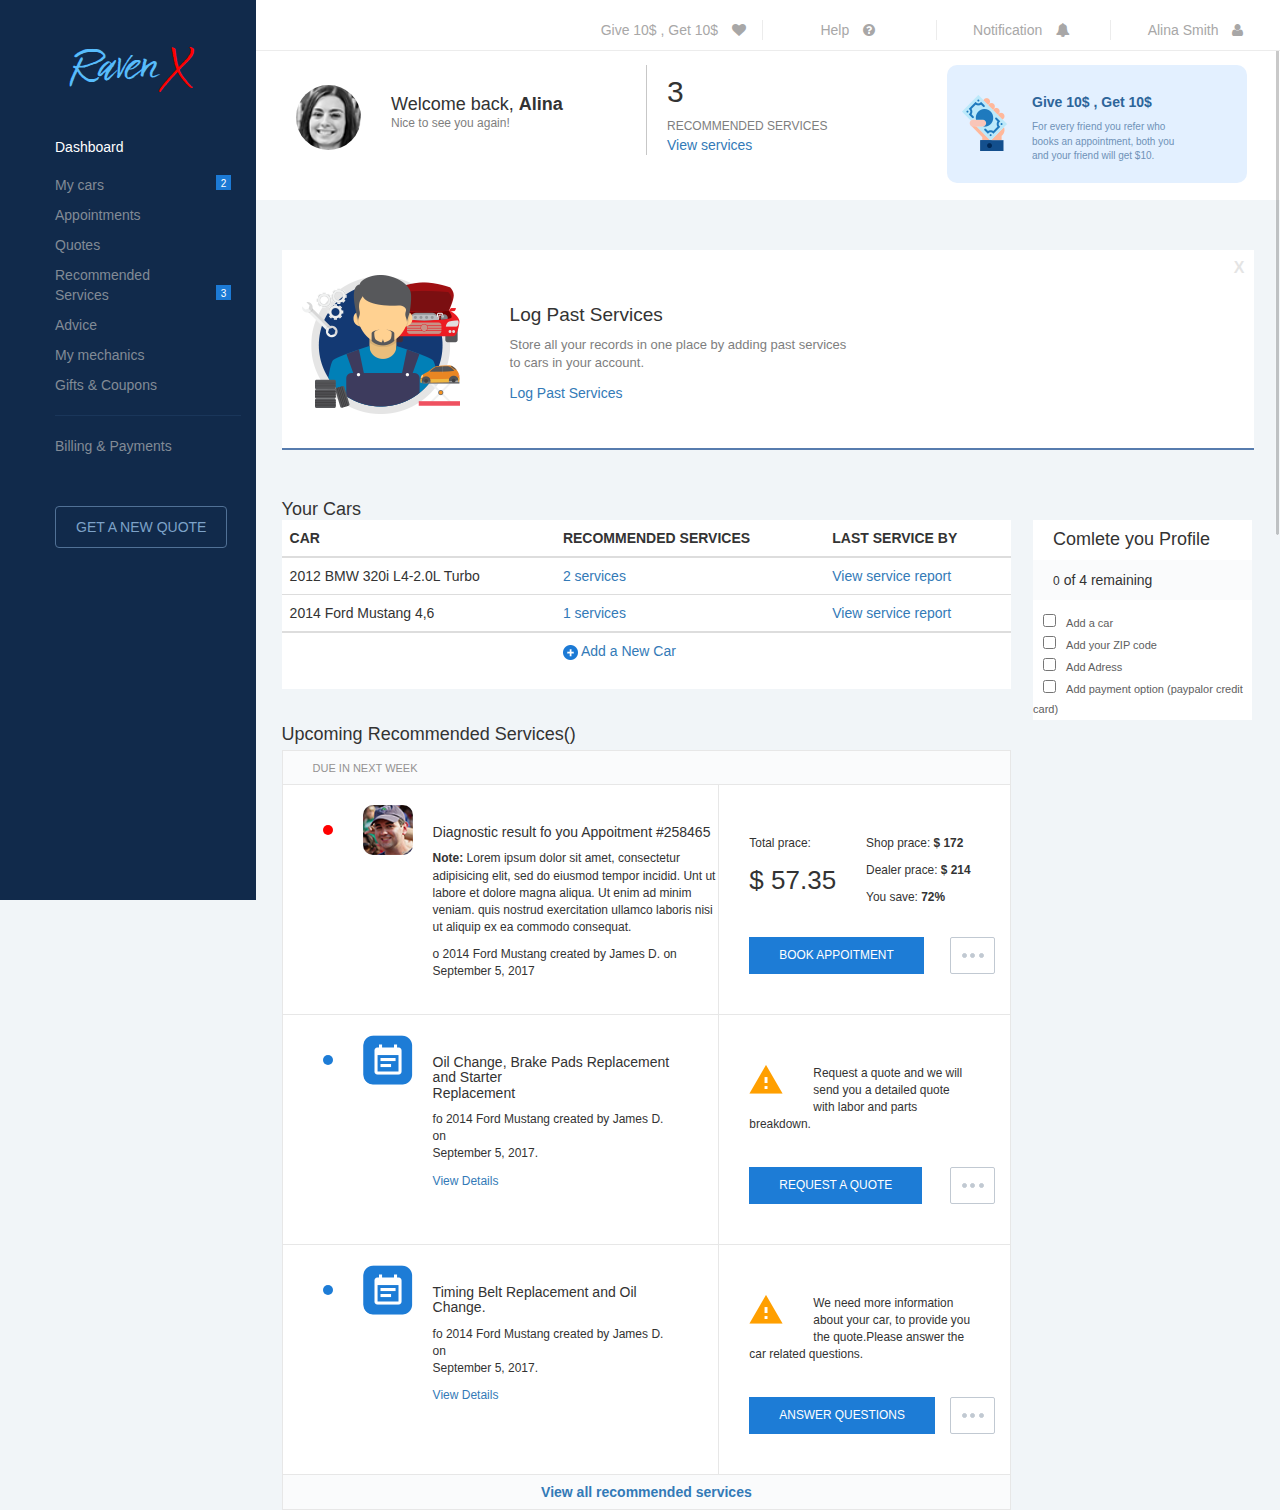
<file: index.html>
<!DOCTYPE html>
<html lang="ru">
  <head>
    <meta charset="utf-8">
    <meta http-equiv="X-UA-Compatible" content="IE=edge">
    <meta name="viewport" content="width=device-width, initial-scale=1">
    <!-- The above 3 meta tags *must* come first in the head; any other head content must come *after* these tags -->
    <title>Заголовок </title>

    <!-- Bootstrap -->
    <link href="css/bootstrap.min.css" rel="stylesheet">
    <link rel="stylesheet" href="css/style.css">
    <link rel="stylesheet" href="css/font-awesome.min.css">

    <!-- HTML5 shim and Respond.js for IE8 support of HTML5 elements and media queries -->
    <!-- WARNING: Respond.js doesn't work if you view the page via file:// -->
    <!--[if lt IE 9]>
      <script src="https://oss.maxcdn.com/html5shiv/3.7.2/html5shiv.min.js"></script>
      <script src="https://oss.maxcdn.com/respond/1.4.2/respond.min.js"></script>
    <![endif]-->
  </head>
  <body>
    <aside>
      <div class="container-fluid">

        <h1>Raven <span>X</span></h1>
        <h6>Dashboard</h6>
        <ul>
          <li><a href="#">My cars</a> <div class="calcCar"><span id = "calcCarspan">2</span></div> </li>
          <li><a href="#">Appointments</a></li>
          <li><a href="#">Quotes</a></li>
          <li><a href="#">Recommended <br> Services</a><div class="calcRecomendedServises"><span id = "calcRecomendedServisesSpan">3</span></div></li>
          <li><a href="#">Advice</a></li>
          <li><a href="#">My  mechanics</a></li>
          <li><a href="#">Gifts & Coupons</a></li>
          <li><hr></li>
          <li><a href="#">Billing & Payments</a></li>
        </ul>
        <a href="#" class="btn">GET A NEW QUOTE</a>
      </div>
    </aside>

    <nav class="visible-xs visible-sm">
      <div class="container">
        <div class="col-xs-5 ">
          <a class="dropdown-toggle" data-toggle="dropdown" href="#" role="button" aria-haspopup="true" aria-expanded="false">
            <i class="fa fa-bars"></i></a>
            <ul class="dropdown-menu text-right">
             <li><a href="#">My cars</a> <div class="calcCar"><span id = "calcCarspan"></span></div></li>
              <li><a href="#">Appointments</a></li>
              <li><a href="#">Quotes</a></li>
              <li><a href="#">Recommended <br> Services</a><div class="calcRecomendedServises"><span id = "calcRecomendedServisesSpan"></span></div></li>
              <li><a href="#">Advice</a></li>
              <li><a href="#">My mechanics</a></li>
              <li><a href="#">Gifts & Coupons</a></li>
              <li><hr></li>
              <li><a href="#"> Billing & Payments</a></li>
            </ul>
        </div>
      </div>
    </nav>

    <nav class="visible-xs MenuUser">
      <div class="container">
        <div class="col-xs-5 ">
          <a class="dropdown-toggle" data-toggle="dropdown" href="#" role="button" aria-haspopup="true" aria-expanded="false">
           <i class="fa fa-ellipsis-v" aria-hidden="true"></i></a>
            <ul class="dropdown-menu text-right">
               <li><a href="#">Give 10$ , Get 10$  <i class="fa fa-heart"></i></a></a></li>
               <li><a href="#">Help  <i class="fa fa-question-circle"></i></a></a></li>
               <li><a href="#">Notification <i class="fa fa-bell" aria-hidden="true"></i></a></a></li>
               <li><a href="#" onclick="openuser();">Alina Smith  <i class="fa fa-user" aria-hidden="true"></i></a></a></li>
            </ul>
        </div>
      </div>
    </nav>

    <div class="openUser">
      <ul>
        <li><a href="users/settings/accountsettings.html">Account Settings</a></li>
        <li><a href="#">Gifting & Coupons</a></li>
        <br>
        <li><hr></li>
        <li>Sing Out</li>
      </ul>
    </div>

    <header>
     <div class="top_line">
       <ul class="list-inline">
         <li><a href="#">Give 10$ , Get 10$  <i class="fa fa-heart"></i></a></a></li>
         <li><a href="#">Help  <i class="fa fa-question-circle"></i></a></a></li>
         <li><a href="#">Notification <i class="fa fa-bell" aria-hidden="true"></i></a></a></li>
         <li><a href="#" onclick="openuser();">Alina Smith  <i class="fa fa-user" aria-hidden="true"></i></a></a></li>
       </ul>
     </div>
    </header>

    <div class="bottom_line">
       <div class="user">
         <div class="user_photo"></div>
         <h1>Welcome back, <strong>Alina</strong></h1>
         <p>Nice to see you again!</p>
       </div>
       <div class="recommended_servises">
         <h1>3</h1>
         <p>recommended services</p>
         <a href="#">View services</a>
       </div>
       <div class="give">
        <img src="img/money.png" alt="">
        <h3><strong>Give 10$ , Get 10$</strong></h3>
        <p>For every friend you refer who <br> books an appointment, both you <br> and your friend will get $10.</p>
       </div>
     </div>

    <div class="LogPastServices">
      <img src="img/past_servise.png" alt="">
      <div class="close"><p onclick = "closePanel();" >X</p></div>
      <h3>Log Past Services</h3>
      <p>Store all your records in one place by adding past services <br> to cars in your account.</p>
      <a href="#">Log Past Services</a>
    </div>

     

    <div class="Cars">
      <h1 id= "carH1">Your Cars</h1>
      <table class="table">
                 <thead>
                   <tr>
                     <th>Car</th>
                     <th>recommended services</th>
                     <th>LAST SERVICE BY</th>
                   </tr>
                   </thead>
                   <tbody id ="tBody">
                     <tr class="RowCar">
                       <td>2012 BMW 320i L4-2.0L Turbo</td>
                       <td><a href="#">2 services</a></td>
                       <td><a href="#">View service report</a></td>
                     </tr>
                     <tr class="RowCar">
                       <td>2014 Ford Mustang 4,6 </td>
                       <td><a href="#">1 services</a></td>
                       <td><a href="#">View service report</a></td>
                     </tr>
                   </tbody>
                   <tr class="addcar">
                      <td></td>
                      <div class="icoadd"></div>
                      <td>
                      <img src="img/ico_add.png" alt="">
                        <a href="#">Add a New Car</a>
                      </td> 
                   </tr>
              </table>
      <div class="profil">
         <h4>Comlete you Profile</h4>
          <p><span id ="calc">0</span> of 4 remaining</p>
           <input type="checkbox" name="option1" value="a1" id = "ch1" onclick="checkkalk();"><span class="check">Add a car</span><Br>
           <input type="checkbox" name="option2" value="a2" id = "ch2" onclick="checkkalk();"><span class="check">Add your ZIP code</span><Br>
           <input type="checkbox" name="option3" value="a3" id = "ch3" onclick="checkkalk();"><span class="check">Add Adress</span><Br>
           <input type="checkbox" name="option4" value="a4" id = "ch4" onclick="checkkalk();"><span class="check">Add payment option (paypalor credit card)</span><Br>
      </div> 
    </div>
    <div class="cleanFloat"></div>

    
    
    <div class="UpcomingRecommendedServices">
      <h1 id ="ServicesH1">Upcoming Recommended Services(<span id = "calcRecomendedServisesH1"></span>)</h1>
      <div class="head_line">
        <p>DUE IN NEXT WEEK</p>
      </div>

      <div class="big">
      <div class="users"></div>
        <h5>Diagnostic result fo you Appoitment #258465</h5>
        <p><strong>Note:  </strong> Lorem ipsum dolor sit amet, consectetur adipisicing elit, sed do eiusmod tempor incidid. Unt ut labore et dolore magna aliqua. Ut enim ad minim veniam. quis nostrud exercitation ullamco laboris nisi ut aliquip ex ea commodo consequat.  </p>
        <p class="datep">o 2014 Ford Mustang  created by James D. on <br>September 5, 2017</p>
      </div>


      <div class="small">
        <div class="totalPrice">
           <p>Total prace:</p>
           <span id="price">$ 57.35</span>
        </div>
        <p>Shop  prace: <span><strong>$ 172</strong></span></p>
        <p>Dealer  prace: <span><strong>$ 214</strong></span></p>
        <p>You  save: <span><strong>72%</strong></span></p>
        <a href="#">book appoitment</a>
        <div class="point">
          <div class="pointer"></div>
          <div class="pointer"></div>
          <div class="pointer"></div>
        </div>
      </div>

      <div class="big middle">
      <div class="users portfolio"></div>
        <h5 class="totpal">Oil Change, Brake Pads Replacement and Starter <br> Replacement</h5>
                  <p>fo 2014 Ford Mustang  created by James D. on <br>September 5, 2017.   </p>
                  <a href="#" class="viewDetails">View Details</a>
      </div>

      <div class="small middle">
        <div class="totalPrice">
           <img src="img/warrning_ico.png" alt="">
        </div>
        <p class="pwarrning"> Request a quote and we will send  you a detailed quote with labor and parts breakdown.  </p>
        <a href="#">request a quote</a>
        <div class="point">
          <div class="pointer"></div>
          <div class="pointer"></div>
          <div class="pointer"></div>
        </div>
      </div>

       <div class="big down">
          <div class="users portfolio"></div>
           <h5 class="totpal">Timing Belt Replacement and Oil Change.  </h5>
                  <p>fo 2014 Ford Mustang  created by James D. on <br>September 5, 2017.   </p>
            <a href="#" class="viewDetails">View Details</a>
        </div>

        <div class="small down">
          <div class="totalPrice">
             <img src="img/warrning_ico.png" alt="">
          </div>
          <p class="pwarrning"> We need more information about your car, to provide you the quote.Please answer the car related questions.    </p>
          <a href="#">Answer questions</a>
          <div class="point">
            <div class="pointer"></div>
            <div class="pointer"></div>
            <div class="pointer"></div>
          </div>
      </div>

      <div class="botton_line text-center">
        <a href="#"><strong>View all recommended services</strong></a>
      </div>

    </div>

    <!-- Modal -->
        <div class="modal fade" id="modal" tabindex="-1" role="dialog" aria-labelledby="myModalLabel" aria-hidden="true">
          <div class="modal-dialog">
            <div class="modal-content">
              <div class="modal-header">
                <button type="button" class="close" data-dismiss="modal" aria-hidden="true">&times;</button>
                
              </div>
              <div class="modal-body">
               <div class="row">
                 
               </div>
              </div>
            </div>
          </div>
        </div>

    <!-- jQuery (necessary for Bootstrap's JavaScript plugins) -->
    <script src="https://ajax.googleapis.com/ajax/libs/jquery/1.11.3/jquery.min.js"></script>
    <!-- Include all compiled plugins (below), or include individual files as needed -->
    <script src="js/bootstrap.min.js"></script>
    <script src="js/jquery.nicescroll.min.js"></script>
    <script src="js/wow.min.js"></script>
    <script>
      new WOW().init();
    </script>
    <script>
      $(document).ready(
          function() {
              $("html").niceScroll({cursorcolor:"#000"});
          }
      );
    </script>
    <script src= "js/main.js"></script>
  </body>
</html>
</file>
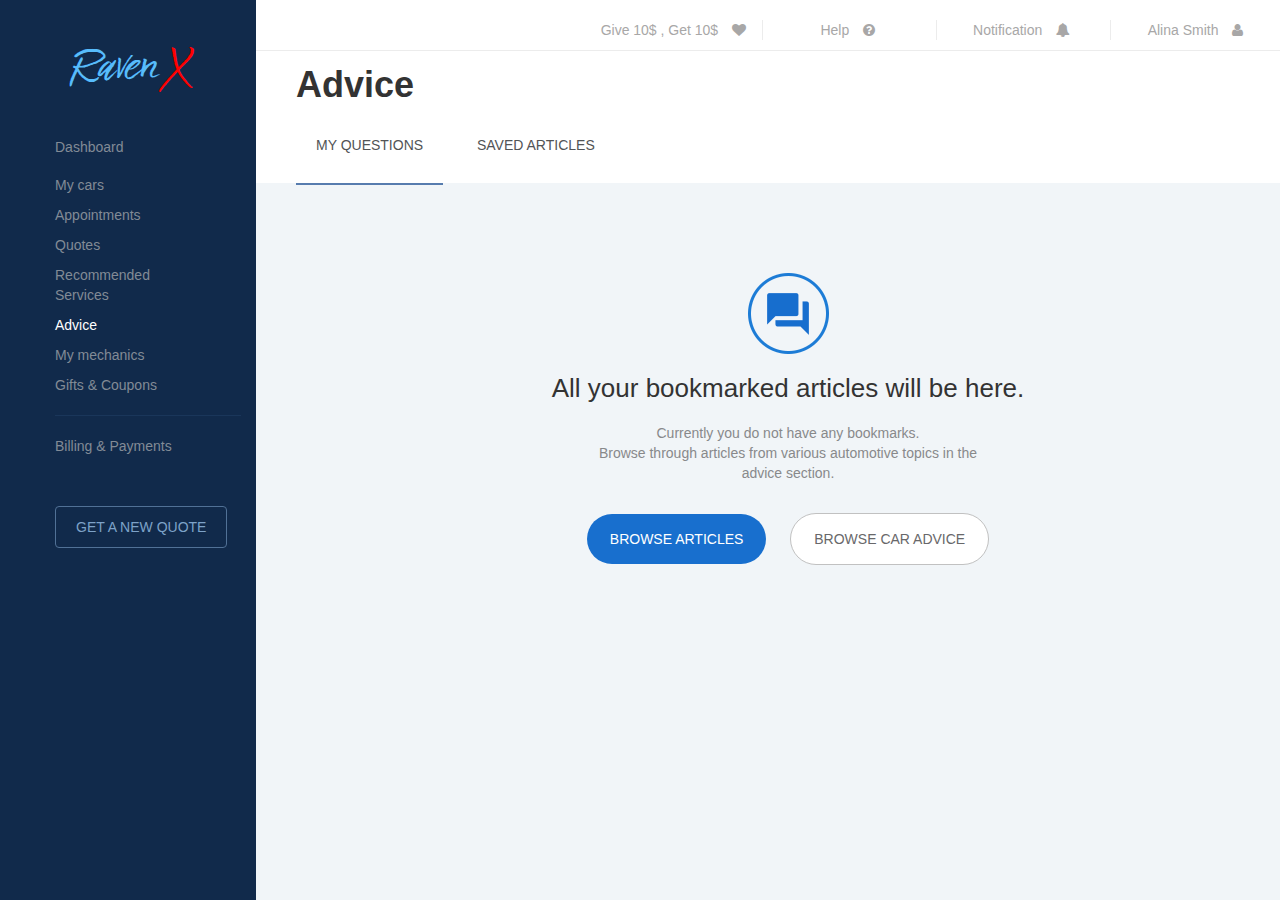
<file: users/advice.html>
<!DOCTYPE html>
<html lang="ru">
  <head>
    <meta charset="utf-8">
    <meta http-equiv="X-UA-Compatible" content="IE=edge">
    <meta name="viewport" content="width=device-width, initial-scale=1">
    <!-- The above 3 meta tags *must* come first in the head; any other head content must come *after* these tags -->
    <title>Заголовок </title>

    <!-- Bootstrap -->
    <link href="css/bootstrap.min.css" rel="stylesheet">
    <link rel="stylesheet" href="css/style.css">
    <link rel="stylesheet" href="css/font-awesome.min.css">

    <!-- HTML5 shim and Respond.js for IE8 support of HTML5 elements and media queries -->
    <!-- WARNING: Respond.js doesn't work if you view the page via file:// -->
    <!--[if lt IE 9]>
      <script src="https://oss.maxcdn.com/html5shiv/3.7.2/html5shiv.min.js"></script>
      <script src="https://oss.maxcdn.com/respond/1.4.2/respond.min.js"></script>
    <![endif]-->
  </head>
  <body>
    <aside>
      <div class="container-fluid">
        <h1>Raven <span>X</span></h1>
        <h6><a href="settings/dashboard.html">Dashboard</a></h6>
        <ul>
          <li><a href="cars.html">My cars</a> <!-- <div class="calcCar"><span id = "calcCarspan">2</span></div>  --></li>
          <li><a href="appointments.html">Appointments</a></li>
          <li><a href="quotes.html">Quotes</a></li>
          <li><a href="recommendedservices.html">Recommended <br> Services</a><!-- <div class="calcRecomendedServises"><span id = "calcRecomendedServisesSpan"></span></div> --></li>
          <li><a href="#" class="active">Advice</a></li>
          <li><a href="mymechanics.html">My  mechanics</a></li>
          <li><a href="#">Gifts & Coupons</a></li>
          <li><hr></li>
          <li><a href="#">Billing & Payments</a></li>
        </ul>
        <a href="#" class="btn">GET A NEW QUOTE</a>
      </div>
    </aside>

    <nav class="visible-xs visible-sm">
      <div class="container">
        <div class="col-xs-5 ">
          <a class="dropdown-toggle" data-toggle="dropdown" href="#" role="button" aria-haspopup="true" aria-expanded="false">
            <i class="fa fa-bars"></i></a>
            <ul class="dropdown-menu text-right">
              <li><a href="cars.html">My cars</a> <div class="calcCar"><span id = "calcCarspan"></span></div></li>
              <li><a href="appointments.html" class="active">Appointments</a></li>
              <li><a href="quotes.html">Quotes</a></li>
              <li><a href="recommendedservices.html">Recommended <br> Services</a><div class="calcRecomendedServises"><span id = "calcRecomendedServisesSpan"></span></div></li>
              <li><a href="advice.html">Advice</a></li>
              <li><a href="mymechanics.html">My mechanics</a></li>
              <li><a href="#">Gifts & Coupons</a></li>
              <li><hr></li>
              <li><a href="#"> Billing & Payments</a></li>
            </ul>
        </div>
      </div>
    </nav>

    <nav class="visible-xs MenuUser">
      <div class="container">
        <div class="col-xs-5 ">
          <a class="dropdown-toggle" data-toggle="dropdown" href="#" role="button" aria-haspopup="true" aria-expanded="false">
           <i class="fa fa-ellipsis-v" aria-hidden="true"></i></a>
            <ul class="dropdown-menu text-right">
               <li><a href="#">Give 10$ , Get 10$  <i class="fa fa-heart"></i></a></a></li>
               <li><a href="#">Help  <i class="fa fa-question-circle"></i></a></a></li>
               <li><a href="#">Notification <i class="fa fa-bell" aria-hidden="true"></i></a></a></li>
               <li><a href="#" onclick="openuser();">Alina Smith  <i class="fa fa-user" aria-hidden="true"></i></a></a></li>
            </ul>
        </div>
      </div>
    </nav>

  
    <div class="openUser">
      <ul>
        <li><a href="AccountSettings.html">Account Settings</a></li>
        <li><a href="">Gifting & Coupons</a></li>
        <br>
        <li><hr></li>
        <li>Sing Out</li>
      </ul>
    </div>


    <header>
     <div class="top_line">
       <ul class="list-inline">
         <li><a href="#">Give 10$ , Get 10$  <i class="fa fa-heart"></i></a></li>
         <li><a href="#">Help  <i class="fa fa-question-circle"></i></a></li>
         <li><a href="#">Notification <i class="fa fa-bell" aria-hidden="true"></i></a></li>
         <li><a href="#" onclick="openuser();">Alina Smith  <i class="fa fa-user" aria-hidden="true"></i></a></li>
       </ul>
     </div>
    </header>

    <div class="bottom_line_settings">
       <h1><strong>Advice</strong></h1>
       <ul class="list-inline">
         <li><a href="#" class="active">MY QUESTIONS</a></li>
         <li><a href="advicesavedarticles.html">Saved Articles </a></li>
       </ul>
     </div>

     <div class="addCarBody">
       <img src="img/advisesaved.png" alt="Advise">
       <h1>All your bookmarked articles will be here.</h1>
       <p>Currently you do not have any bookmarks. <br> Browse through articles from various automotive topics in the <br> advice section.</p>
       <button class="addCar">BROWSE ARTICLES </button>
       <button class="CarAdvice">BROWSE CAR ADVICE </button>
     </div>

    




    <!-- Modal -->
        <div class="modal fade" id="modal" tabindex="-1" role="dialog" aria-labelledby="myModalLabel" aria-hidden="true">
          <div class="modal-dialog">
            <div class="modal-content">
              <div class="modal-header">
                <button type="button" class="close" data-dismiss="modal" aria-hidden="true">&times;</button>
                
              </div>
              <div class="modal-body">
               <div class="row">
                 
               </div>
              </div>
            </div>
          </div>
        </div>

    <!-- jQuery (necessary for Bootstrap's JavaScript plugins) -->
    <script src="https://ajax.googleapis.com/ajax/libs/jquery/1.11.3/jquery.min.js"></script>
    <!-- Include all compiled plugins (below), or include individual files as needed -->
    <script src="js/bootstrap.min.js"></script>
    <script src="js/jquery.nicescroll.min.js"></script>
    <script src="js/wow.min.js"></script>
    <script>
      new WOW().init();
    </script>
    <script>
      $(document).ready(
          function() {
              $("html").niceScroll({cursorcolor:"#000"});
          }
      );
    </script>
    <script src= "js/main.js"></script>
  </body>
</html>
</file>
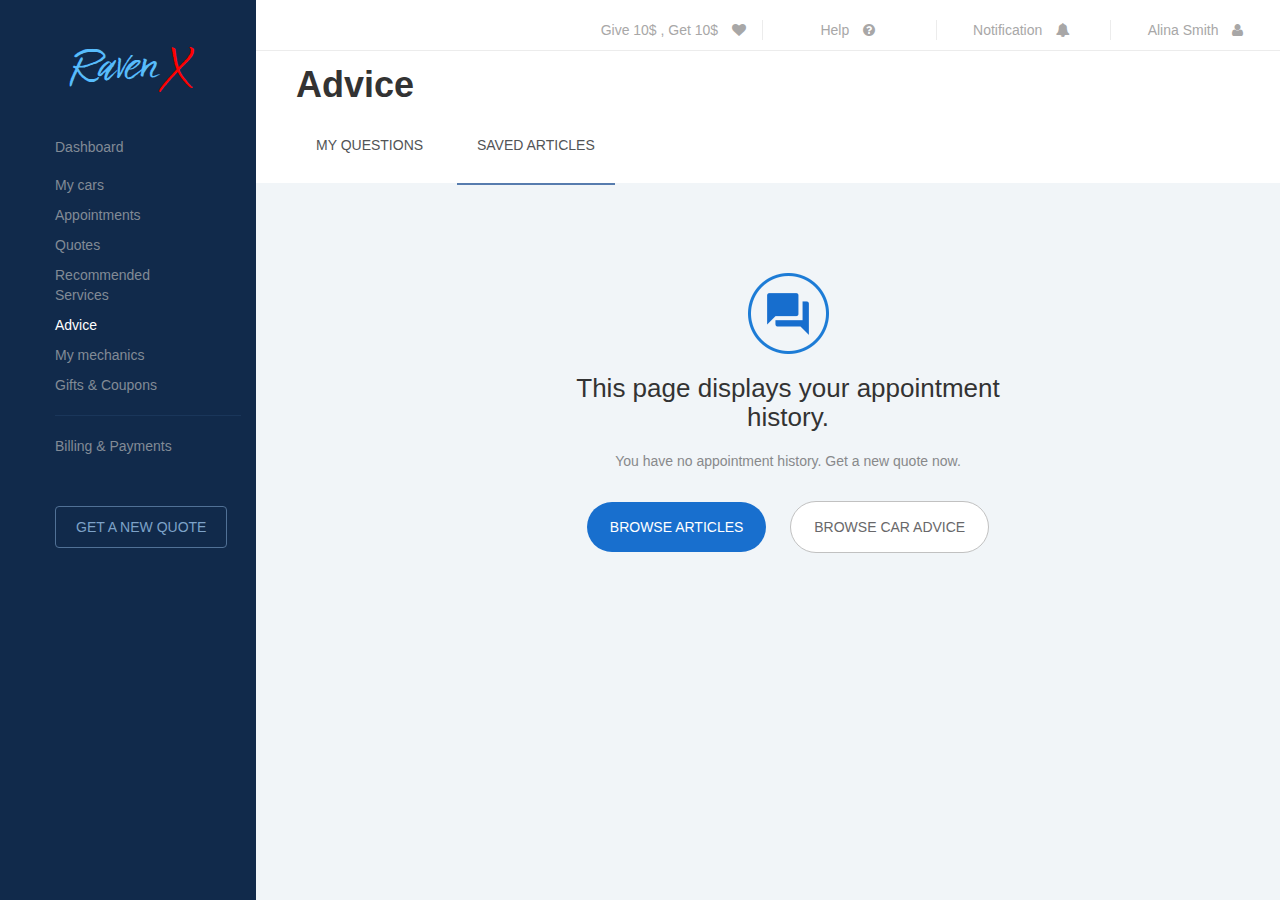
<file: users/advicesavedarticles.html>
<!DOCTYPE html>
<html lang="ru">
  <head>
    <meta charset="utf-8">
    <meta http-equiv="X-UA-Compatible" content="IE=edge">
    <meta name="viewport" content="width=device-width, initial-scale=1">
    <!-- The above 3 meta tags *must* come first in the head; any other head content must come *after* these tags -->
    <title>Заголовок </title>

    <!-- Bootstrap -->
    <link href="css/bootstrap.min.css" rel="stylesheet">
    <link rel="stylesheet" href="css/style.css">
    <link rel="stylesheet" href="css/font-awesome.min.css">

    <!-- HTML5 shim and Respond.js for IE8 support of HTML5 elements and media queries -->
    <!-- WARNING: Respond.js doesn't work if you view the page via file:// -->
    <!--[if lt IE 9]>
      <script src="https://oss.maxcdn.com/html5shiv/3.7.2/html5shiv.min.js"></script>
      <script src="https://oss.maxcdn.com/respond/1.4.2/respond.min.js"></script>
    <![endif]-->
  </head>
  <body>
    <aside>
      <div class="container-fluid">
        <h1>Raven <span>X</span></h1>
        <h6><a href="settings/dashboard.html">Dashboard</a></h6>
        <ul>
          <li><a href="cars.html">My cars</a> <!-- <div class="calcCar"><span id = "calcCarspan">2</span></div>  --></li>
          <li><a href="appointments.html">Appointments</a></li>
          <li><a href="quotes.html">Quotes</a></li>
          <li><a href="recommendedservices.html">Recommended <br> Services</a><!-- <div class="calcRecomendedServises"><span id = "calcRecomendedServisesSpan"></span></div> --></li>
          <li><a href="#" class="active">Advice</a></li>
          <li><a href="mymechanics.html">My  mechanics</a></li>
          <li><a href="#">Gifts & Coupons</a></li>
          <li><hr></li>
          <li><a href="#">Billing & Payments</a></li>
        </ul>
        <a href="#" class="btn">GET A NEW QUOTE</a>
      </div>
    </aside>

    <nav class="visible-xs visible-sm">
      <div class="container">
        <div class="col-xs-5 ">
          <a class="dropdown-toggle" data-toggle="dropdown" href="#" role="button" aria-haspopup="true" aria-expanded="false">
            <i class="fa fa-bars"></i></a>
            <ul class="dropdown-menu text-right">
              <li><a href="cars.html">My cars</a> <div class="calcCar"><span id = "calcCarspan"></span></div></li>
              <li><a href="appointments.html" class="active">Appointments</a></li>
              <li><a href="quotes.html">Quotes</a></li>
              <li><a href="recommendedservices.html">Recommended <br> Services</a><div class="calcRecomendedServises"><span id = "calcRecomendedServisesSpan"></span></div></li>
              <li><a href="advice.html">Advice</a></li>
              <li><a href="mymechanics.html">My mechanics</a></li>
              <li><a href="#">Gifts & Coupons</a></li>
              <li><hr></li>
              <li><a href="#"> Billing & Payments</a></li>
            </ul>
        </div>
      </div>
    </nav>

    <nav class="visible-xs MenuUser">
      <div class="container">
        <div class="col-xs-5 ">
          <a class="dropdown-toggle" data-toggle="dropdown" href="#" role="button" aria-haspopup="true" aria-expanded="false">
           <i class="fa fa-ellipsis-v" aria-hidden="true"></i></a>
            <ul class="dropdown-menu text-right">
               <li><a href="#">Give 10$ , Get 10$  <i class="fa fa-heart"></i></a></a></li>
               <li><a href="#">Help  <i class="fa fa-question-circle"></i></a></a></li>
               <li><a href="#">Notification <i class="fa fa-bell" aria-hidden="true"></i></a></a></li>
               <li><a href="#" onclick="openuser();">Alina Smith  <i class="fa fa-user" aria-hidden="true"></i></a></a></li>
            </ul>
        </div>
      </div>
    </nav>

  
    <div class="openUser">
      <ul>
        <li><a href="AccountSettings.html">Account Settings</a></li>
        <li><a href="">Gifting & Coupons</a></li>
        <br>
        <li><hr></li>
        <li>Sing Out</li>
      </ul>
    </div>


    <header>
     <div class="top_line">
       <ul class="list-inline">
         <li><a href="#">Give 10$ , Get 10$  <i class="fa fa-heart"></i></a></li>
         <li><a href="#">Help  <i class="fa fa-question-circle"></i></a></li>
         <li><a href="#">Notification <i class="fa fa-bell" aria-hidden="true"></i></a></li>
         <li><a href="#" onclick="openuser();">Alina Smith  <i class="fa fa-user" aria-hidden="true"></i></a></li>
       </ul>
     </div>
    </header>

    <div class="bottom_line_settings">
       <h1><strong>Advice</strong></h1>
       <ul class="list-inline">
         <li><a href="advice.html">MY QUESTIONS</a></li>
         <li><a href="" class="active">Saved Articles </a></li>
       </ul>
     </div>

     <div class="addCarBody">
       <img src="img/advisesaved.png" alt="Advise">
       <h1>This page displays your appointment <br> history.</h1>
       <p>You have no appointment history. Get a new quote now.</p>
       <button class="addCar">BROWSE ARTICLES </button>
       <button class="CarAdvice">BROWSE CAR ADVICE </button>
     </div>

    




    <!-- Modal -->
        <div class="modal fade" id="modal" tabindex="-1" role="dialog" aria-labelledby="myModalLabel" aria-hidden="true">
          <div class="modal-dialog">
            <div class="modal-content">
              <div class="modal-header">
                <button type="button" class="close" data-dismiss="modal" aria-hidden="true">&times;</button>
                
              </div>
              <div class="modal-body">
               <div class="row">
                 
               </div>
              </div>
            </div>
          </div>
        </div>

    <!-- jQuery (necessary for Bootstrap's JavaScript plugins) -->
    <script src="https://ajax.googleapis.com/ajax/libs/jquery/1.11.3/jquery.min.js"></script>
    <!-- Include all compiled plugins (below), or include individual files as needed -->
    <script src="js/bootstrap.min.js"></script>
    <script src="js/jquery.nicescroll.min.js"></script>
    <script src="js/wow.min.js"></script>
    <script>
      new WOW().init();
    </script>
    <script>
      $(document).ready(
          function() {
              $("html").niceScroll({cursorcolor:"#000"});
          }
      );
    </script>
    <script src= "js/main.js"></script>
  </body>
</html>
</file>
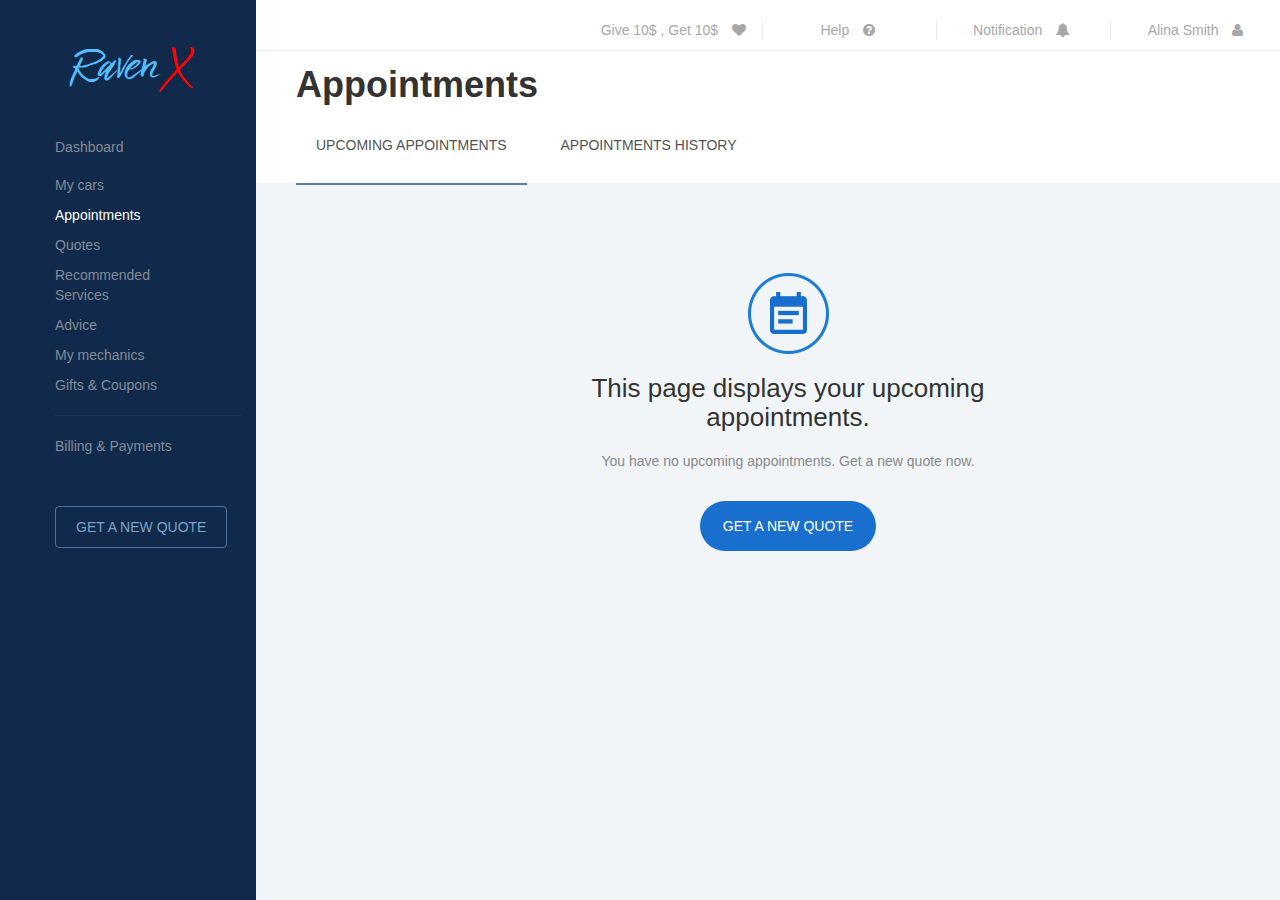
<file: users/appointments.html>
<!DOCTYPE html>
<html lang="ru">
  <head>
    <meta charset="utf-8">
    <meta http-equiv="X-UA-Compatible" content="IE=edge">
    <meta name="viewport" content="width=device-width, initial-scale=1">
    <!-- The above 3 meta tags *must* come first in the head; any other head content must come *after* these tags -->
    <title>Заголовок </title>

    <!-- Bootstrap -->
    <link href="css/bootstrap.min.css" rel="stylesheet">
    <link rel="stylesheet" href="css/style.css">
    <link rel="stylesheet" href="css/font-awesome.min.css">

    <!-- HTML5 shim and Respond.js for IE8 support of HTML5 elements and media queries -->
    <!-- WARNING: Respond.js doesn't work if you view the page via file:// -->
    <!--[if lt IE 9]>
      <script src="https://oss.maxcdn.com/html5shiv/3.7.2/html5shiv.min.js"></script>
      <script src="https://oss.maxcdn.com/respond/1.4.2/respond.min.js"></script>
    <![endif]-->
  </head>
  <body>
    <aside>
      <div class="container-fluid">
        <h1>Raven <span>X</span></h1>
        <h6><a href="settings/dashboard.html">Dashboard</a></h6>
        <ul>
          <li><a href="cars.html">My cars</a> <!-- <div class="calcCar"><span id = "calcCarspan">2</span></div>  --></li>
          <li><a href="#" class="active">Appointments</a></li>
          <li><a href="quotes.html">Quotes</a></li>
          <li><a href="recommendedservices.html">Recommended <br> Services</a><!-- <div class="calcRecomendedServises"><span id = "calcRecomendedServisesSpan"></span></div> --></li>
          <li><a href="advice.html">Advice</a></li>
          <li><a href="mymechanics.html">My  mechanics</a></li>
          <li><a href="#">Gifts & Coupons</a></li>
          <li><hr></li>
          <li><a href="#">Billing & Payments</a></li>
        </ul>
        <a href="#" class="btn">GET A NEW QUOTE</a>
      </div>
    </aside>

    <nav class="visible-xs visible-sm">
      <div class="container">
        <div class="col-xs-5 ">
          <a class="dropdown-toggle" data-toggle="dropdown" href="#" role="button" aria-haspopup="true" aria-expanded="false">
            <i class="fa fa-bars"></i></a>
            <ul class="dropdown-menu text-right">
             <li><a href="cars.html">My cars</a> <div class="calcCar"><span id = "calcCarspan"></span></div></li>
              <li><a href="#" class="active">Appointments</a></li>
              <li><a href="quotes.html">Quotes</a></li>
              <li><a href="recommendedservices.html">Recommended <br> Services</a><div class="calcRecomendedServises"><span id = "calcRecomendedServisesSpan"></span></div></li>
              <li><a href="advice.html">Advice</a></li>
              <li><a href="mymechanics.html">My mechanics</a></li>
              <li><a href="#">Gifts & Coupons</a></li>
              <li><hr></li>
              <li><a href="#"> Billing & Payments</a></li>
            </ul>
        </div>
      </div>
    </nav>

    <nav class="visible-xs MenuUser">
      <div class="container">
        <div class="col-xs-5 ">
          <a class="dropdown-toggle" data-toggle="dropdown" href="#" role="button" aria-haspopup="true" aria-expanded="false">
           <i class="fa fa-ellipsis-v" aria-hidden="true"></i></a>
            <ul class="dropdown-menu text-right">
               <li><a href="#">Give 10$ , Get 10$  <i class="fa fa-heart"></i></a></a></li>
               <li><a href="#">Help  <i class="fa fa-question-circle"></i></a></a></li>
               <li><a href="#">Notification <i class="fa fa-bell" aria-hidden="true"></i></a></a></li>
               <li><a href="#" onclick="openuser();">Alina Smith  <i class="fa fa-user" aria-hidden="true"></i></a></a></li>
            </ul>
        </div>
      </div>
    </nav>

  
    <div class="openUser">
      <ul>
        <li><a href="AccountSettings.html">Account Settings</a></li>
        <li><a href="">Gifting & Coupons</a></li>
        <br>
        <li><hr></li>
        <li>Sing Out</li>
      </ul>
    </div>


    <header>
     <div class="top_line">
       <ul class="list-inline">
         <li><a href="#">Give 10$ , Get 10$  <i class="fa fa-heart"></i></a></li>
         <li><a href="#">Help  <i class="fa fa-question-circle"></i></a></li>
         <li><a href="#">Notification <i class="fa fa-bell" aria-hidden="true"></i></a></li>
         <li><a href="#" onclick="openuser();">Alina Smith  <i class="fa fa-user" aria-hidden="true"></i></a></li>
       </ul>
     </div>
    </header>

    <div class="bottom_line_settings">
       <h1><strong>Appointments</strong></h1>
       <ul class="list-inline">
         <li><a href="#" class="active">UPCOMING APPOINTMENTS</a></li>
         <li><a href="appointmentshistory.html">APPOINTMENTS HISTORY </a></li>
       </ul>
     </div>

     <div class="addCarBody">
       <img src="img/Appointments.png" alt="Appointments">
       <h1>This page displays your upcoming <br> appointments.</h1>
       <p>You have no upcoming appointments. Get a new quote now.</p>
       <button class="addCar"> GET A NEW QUOTE </button>
     </div>

    




    <!-- Modal -->
        <div class="modal fade" id="modal" tabindex="-1" role="dialog" aria-labelledby="myModalLabel" aria-hidden="true">
          <div class="modal-dialog">
            <div class="modal-content">
              <div class="modal-header">
                <button type="button" class="close" data-dismiss="modal" aria-hidden="true">&times;</button>
                
              </div>
              <div class="modal-body">
               <div class="row">
                 
               </div>
              </div>
            </div>
          </div>
        </div>

    <!-- jQuery (necessary for Bootstrap's JavaScript plugins) -->
    <script src="https://ajax.googleapis.com/ajax/libs/jquery/1.11.3/jquery.min.js"></script>
    <!-- Include all compiled plugins (below), or include individual files as needed -->
    <script src="js/bootstrap.min.js"></script>
    <script src="js/jquery.nicescroll.min.js"></script>
    <script src="js/wow.min.js"></script>
    <script>
      new WOW().init();
    </script>
    <script>
      $(document).ready(
          function() {
              $("html").niceScroll({cursorcolor:"#000"});
          }
      );
    </script>
    <script src= "js/main.js"></script>
  </body>
</html>
</file>
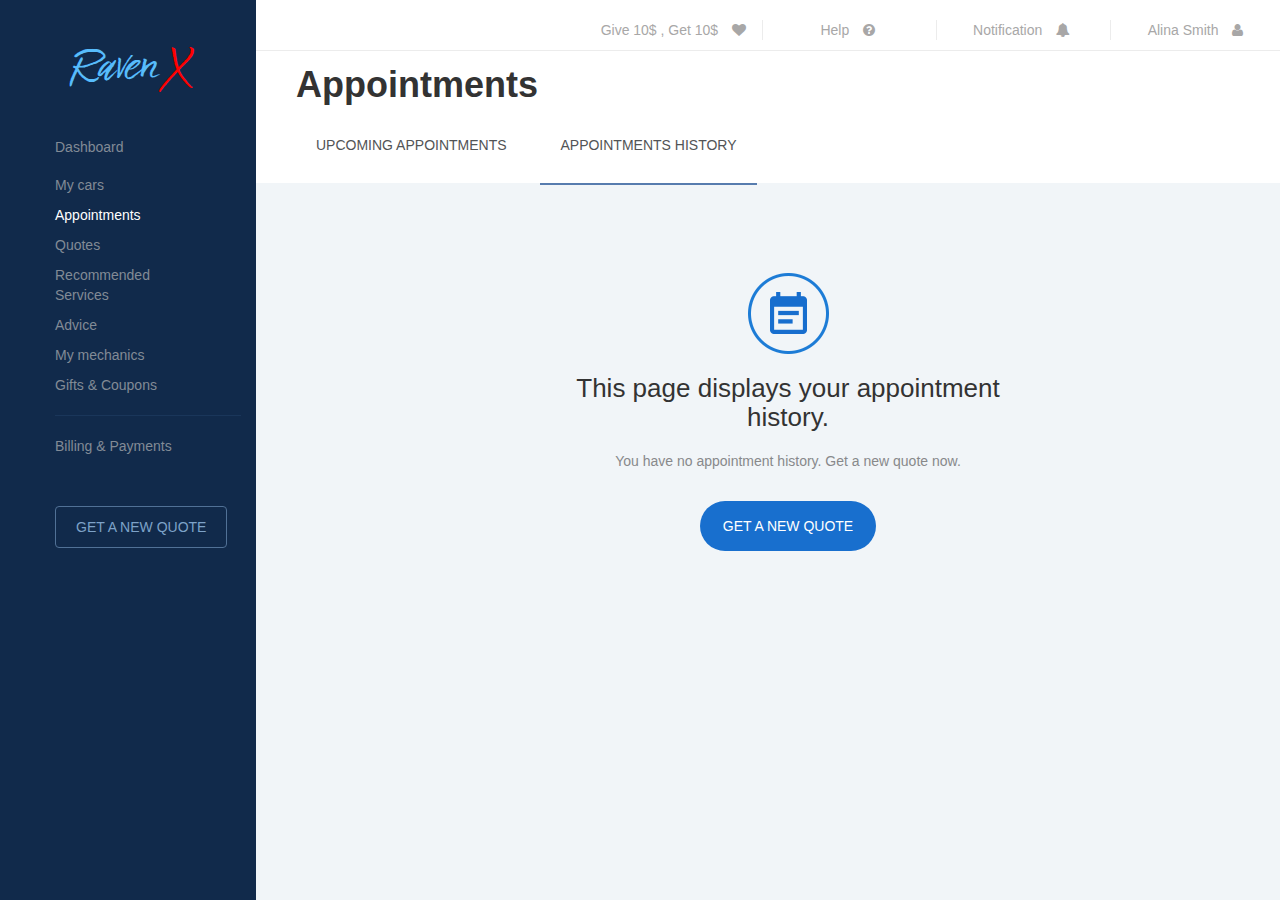
<file: users/appointmentshistory.html>
<!DOCTYPE html>
<html lang="ru">
  <head>
    <meta charset="utf-8">
    <meta http-equiv="X-UA-Compatible" content="IE=edge">
    <meta name="viewport" content="width=device-width, initial-scale=1">
    <!-- The above 3 meta tags *must* come first in the head; any other head content must come *after* these tags -->
    <title>Заголовок </title>

    <!-- Bootstrap -->
    <link href="css/bootstrap.min.css" rel="stylesheet">
    <link rel="stylesheet" href="css/style.css">
    <link rel="stylesheet" href="css/font-awesome.min.css">

    <!-- HTML5 shim and Respond.js for IE8 support of HTML5 elements and media queries -->
    <!-- WARNING: Respond.js doesn't work if you view the page via file:// -->
    <!--[if lt IE 9]>
      <script src="https://oss.maxcdn.com/html5shiv/3.7.2/html5shiv.min.js"></script>
      <script src="https://oss.maxcdn.com/respond/1.4.2/respond.min.js"></script>
    <![endif]-->
  </head>
  <body>
    <aside>
      <div class="container-fluid">
        <h1>Raven <span>X</span></h1>
        <h6><a href="settings/dashboard.html">Dashboard</a></h6>
        <ul>
          <li><a href="cars.html">My cars</a> <!-- <div class="calcCar"><span id = "calcCarspan">2</span></div>  --></li>
          <li><a href="#" class="active">Appointments</a></li>
          <li><a href="quotes.html">Quotes</a></li>
          <li><a href="recommendedservices.html">Recommended <br> Services</a><!-- <div class="calcRecomendedServises"><span id = "calcRecomendedServisesSpan"></span></div> --></li>
          <li><a href="advice.html">Advice</a></li>
          <li><a href="mymechanics.html">My  mechanics</a></li>
          <li><a href="#">Gifts & Coupons</a></li>
          <li><hr></li>
          <li><a href="#">Billing & Payments</a></li>
        </ul>
        <a href="#" class="btn">GET A NEW QUOTE</a>
      </div>
    </aside>

    <nav class="visible-xs visible-sm">
      <div class="container">
        <div class="col-xs-5 ">
          <a class="dropdown-toggle" data-toggle="dropdown" href="#" role="button" aria-haspopup="true" aria-expanded="false">
            <i class="fa fa-bars"></i></a>
            <ul class="dropdown-menu text-right">
             <li><a href="cars.html">My cars</a> <div class="calcCar"><span id = "calcCarspan"></span></div></li>
              <li><a href="#">Appointments</a></li>
              <li><a href="quotes.html">Quotes</a></li>
              <li><a href="recommendedservices.html">Recommended <br> Services</a><div class="calcRecomendedServises"><span id = "calcRecomendedServisesSpan"></span></div></li>
              <li><a href="advice.html">Advice</a></li>
              <li><a href="mymechanics.html">My mechanics</a></li>
              <li><a href="#">Gifts & Coupons</a></li>
              <li><hr></li>
              <li><a href="#"> Billing & Payments</a></li>
            </ul>
        </div>
      </div>
    </nav>

    <nav class="visible-xs MenuUser">
      <div class="container">
        <div class="col-xs-5 ">
          <a class="dropdown-toggle" data-toggle="dropdown" href="#" role="button" aria-haspopup="true" aria-expanded="false">
           <i class="fa fa-ellipsis-v" aria-hidden="true"></i></a>
            <ul class="dropdown-menu text-right">
               <li><a href="#">Give 10$ , Get 10$  <i class="fa fa-heart"></i></a></a></li>
               <li><a href="#">Help  <i class="fa fa-question-circle"></i></a></a></li>
               <li><a href="#">Notification <i class="fa fa-bell" aria-hidden="true"></i></a></a></li>
               <li><a href="#" onclick="openuser();">Alina Smith  <i class="fa fa-user" aria-hidden="true"></i></a></a></li>
            </ul>
        </div>
      </div>
    </nav>

  
    <div class="openUser">
      <ul>
        <li><a href="AccountSettings.html">Account Settings</a></li>
        <li><a href="">Gifting & Coupons</a></li>
        <br>
        <li><hr></li>
        <li>Sing Out</li>
      </ul>
    </div>


    <header>
     <div class="top_line">
       <ul class="list-inline">
         <li><a href="#">Give 10$ , Get 10$  <i class="fa fa-heart"></i></a></li>
         <li><a href="#">Help  <i class="fa fa-question-circle"></i></a></li>
         <li><a href="#">Notification <i class="fa fa-bell" aria-hidden="true"></i></a></li>
         <li><a href="#" onclick="openuser();">Alina Smith  <i class="fa fa-user" aria-hidden="true"></i></a></li>
       </ul>
     </div>
    </header>

    <div class="bottom_line_settings">
       <h1><strong>Appointments</strong></h1>
       <ul class="list-inline">
         <li><a href="appointments.html">UPCOMING APPOINTMENTS</a></li>
         <li><a href="#" class="active">APPOINTMENTS HISTORY </a></li>
       </ul>
     </div>

     <div class="addCarBody">
       <img src="img/Appointments.png" alt="Appointments">
       <h1>This page displays your appointment <br> history.</h1>
       <p>You have no appointment history. Get a new quote now.</p>
       <button class="addCar"> GET A NEW QUOTE </button>
     </div>

    




    <!-- Modal -->
        <div class="modal fade" id="modal" tabindex="-1" role="dialog" aria-labelledby="myModalLabel" aria-hidden="true">
          <div class="modal-dialog">
            <div class="modal-content">
              <div class="modal-header">
                <button type="button" class="close" data-dismiss="modal" aria-hidden="true">&times;</button>
                
              </div>
              <div class="modal-body">
               <div class="row">
                 
               </div>
              </div>
            </div>
          </div>
        </div>

    <!-- jQuery (necessary for Bootstrap's JavaScript plugins) -->
    <script src="https://ajax.googleapis.com/ajax/libs/jquery/1.11.3/jquery.min.js"></script>
    <!-- Include all compiled plugins (below), or include individual files as needed -->
    <script src="js/bootstrap.min.js"></script>
    <script src="js/jquery.nicescroll.min.js"></script>
    <script src="js/wow.min.js"></script>
    <script>
      new WOW().init();
    </script>
    <script>
      $(document).ready(
          function() {
              $("html").niceScroll({cursorcolor:"#000"});
          }
      );
    </script>
    <script src= "js/main.js"></script>
  </body>
</html>
</file>
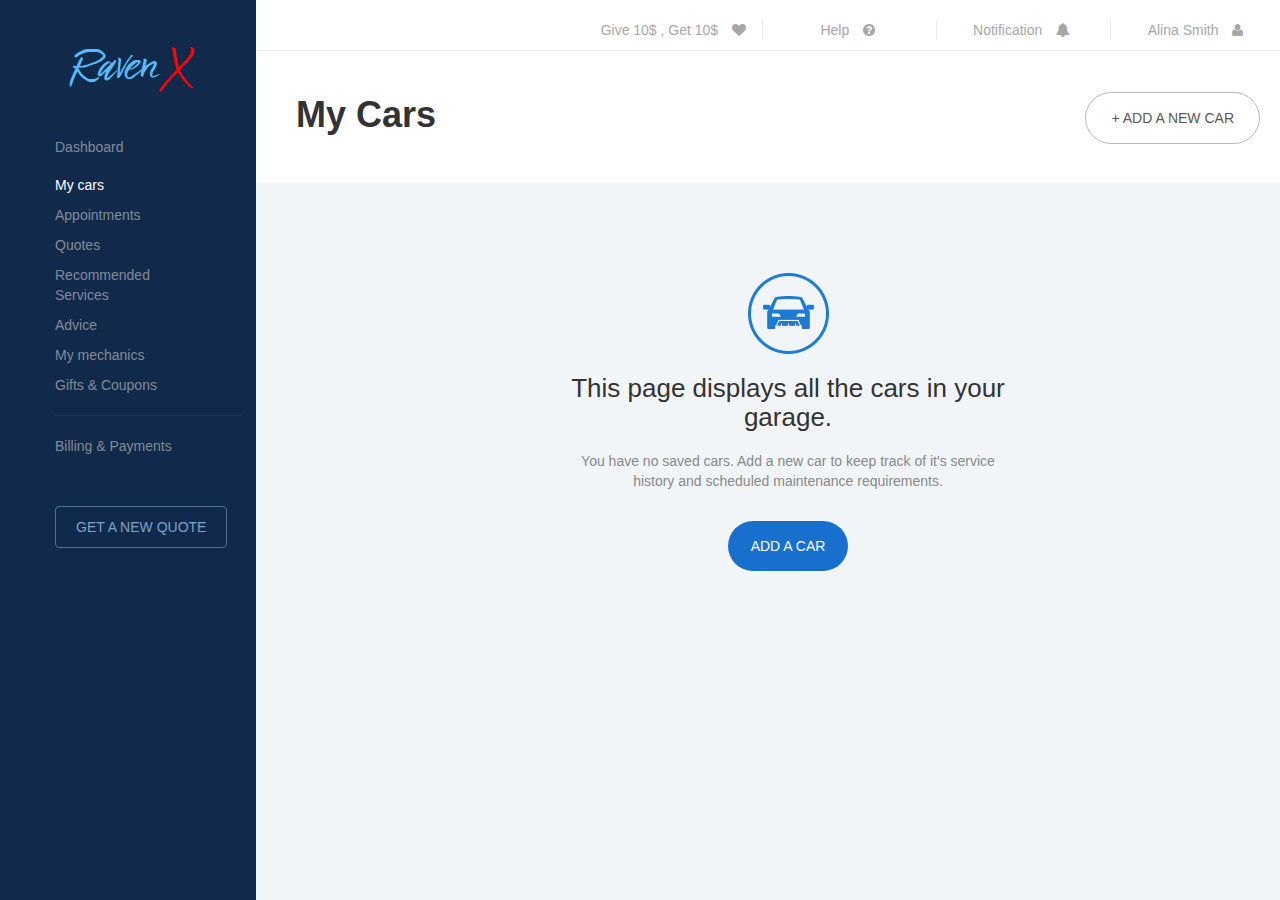
<file: users/cars.html>
<!DOCTYPE html>
<html lang="ru">
  <head>
    <meta charset="utf-8">
    <meta http-equiv="X-UA-Compatible" content="IE=edge">
    <meta name="viewport" content="width=device-width, initial-scale=1">
    <!-- The above 3 meta tags *must* come first in the head; any other head content must come *after* these tags -->
    <title>Заголовок </title>

    <!-- Bootstrap -->
    <link href="css/bootstrap.min.css" rel="stylesheet">
    <link rel="stylesheet" href="css/style.css">
    <link rel="stylesheet" href="css/font-awesome.min.css">

    <!-- HTML5 shim and Respond.js for IE8 support of HTML5 elements and media queries -->
    <!-- WARNING: Respond.js doesn't work if you view the page via file:// -->
    <!--[if lt IE 9]>
      <script src="https://oss.maxcdn.com/html5shiv/3.7.2/html5shiv.min.js"></script>
      <script src="https://oss.maxcdn.com/respond/1.4.2/respond.min.js"></script>
    <![endif]-->
  </head>
  <body>
    <aside>
      <div class="container-fluid">
        <h1>Raven <span>X</span></h1>
        <h6><a href="settings/dashboard.html">Dashboard</a></h6>
        <ul>
          <li><a href="#" class="active">My cars</a> <!-- <div class="calcCar"><span id = "calcCarspan">2</span></div> --> </li>
          <li><a href="appointments.html">Appointments</a></li>
          <li><a href="#">Quotes</a></li>
          <li><a href="#">Recommended <br> Services</a><!-- <div class="calcRecomendedServises"><span id = "calcRecomendedServisesSpan"></span></div> --></li>
          <li><a href="#">Advice</a></li>
          <li><a href="#">My  mechanics</a></li>
          <li><a href="#">Gifts & Coupons</a></li>
          <li><hr></li>
          <li><a href="#">Billing & Payments</a></li>
        </ul>
        <a href="#" class="btn">GET A NEW QUOTE</a>
      </div>
    </aside>

    <nav class="visible-xs visible-sm">
      <div class="container">
        <div class="col-xs-5 ">
          <a class="dropdown-toggle" data-toggle="dropdown" href="#" role="button" aria-haspopup="true" aria-expanded="false">
            <i class="fa fa-bars"></i></a>
            <ul class="dropdown-menu text-right">
             <li><a href="#">My cars</a> <div class="calcCar"><span id = "calcCarspan"></span></div></li>
              <li><a href="#">Appointments</a></li>
              <li><a href="#">Quotes</a></li>
              <li><a href="#">Recommended <br> Services</a><div class="calcRecomendedServises"><span id = "calcRecomendedServisesSpan"></span></div></li>
              <li><a href="#">Advice</a></li>
              <li><a href="#">My mechanics</a></li>
              <li><a href="#">Gifts & Coupons</a></li>
              <li><hr></li>
              <li><a href="#"> Billing & Payments</a></li>
            </ul>
        </div>
      </div>
    </nav>

    <nav class="visible-xs MenuUser">
      <div class="container">
        <div class="col-xs-5 ">
          <a class="dropdown-toggle" data-toggle="dropdown" href="#" role="button" aria-haspopup="true" aria-expanded="false">
           <i class="fa fa-ellipsis-v" aria-hidden="true"></i></a>
            <ul class="dropdown-menu text-right">
               <li><a href="#">Give 10$ , Get 10$  <i class="fa fa-heart"></i></a></li>
               <li><a href="#">Help  <i class="fa fa-question-circle"></i></a></li>
               <li><a href="#">Notification <i class="fa fa-bell" aria-hidden="true"></i></a></li>
               <li><a href="#" onclick="openuser();">Alina Smith  <i class="fa fa-user" aria-hidden="true"></i></a></li>
            </ul>
        </div>
      </div>
    </nav>

  
    <div class="openUser">
      <ul>
        <li><a href="AccountSettings.html">Account Settings</a></li>
        <li><a href="">Gifting & Coupons</a></li>
        <br>
        <li><hr></li>
        <li>Sing Out</li>
      </ul>
    </div>


    <header>
     <div class="top_line">
       <ul class="list-inline">
         <li><a href="#">Give 10$ , Get 10$  <i class="fa fa-heart"></i></a></li>
         <li><a href="#">Help  <i class="fa fa-question-circle"></i></a></li>
         <li><a href="#">Notification <i class="fa fa-bell" aria-hidden="true"></i></a></li>
         <li><a href="#" onclick="openuser();">Alina Smith  <i class="fa fa-user" aria-hidden="true"></i></a></li>
       </ul>
     </div>
    </header>

    <div class="bottom_line_settings">
       <h1 class="H1Cars"> <strong>My Cars</strong></h1>
       <button class="addCars H1Cars">+ add a new car</button>
     </div>

     <div class="addCarBody">
       <img src="img/addcar.png" alt="Add Car">
       <h1>This page displays all the cars in your <br> garage.</h1>
       <p>You have no saved cars. Add a new car to keep track of it's service <br>history and scheduled maintenance requirements.</p>
       <button class="addCar"> Add a Car </button>
     </div>

    <!-- Modal -->
        <div class="modal fade" id="modal" tabindex="-1" role="dialog" aria-labelledby="myModalLabel" aria-hidden="true">
          <div class="modal-dialog">
            <div class="modal-content">
              <div class="modal-header">
                <button type="button" class="close" data-dismiss="modal" aria-hidden="true">&times;</button>
                
              </div>
              <div class="modal-body">
               <div class="row">
                 
               </div>
              </div>
            </div>
          </div>
        </div>

    <!-- jQuery (necessary for Bootstrap's JavaScript plugins) -->
    <script src="https://ajax.googleapis.com/ajax/libs/jquery/1.11.3/jquery.min.js"></script>
    <!-- Include all compiled plugins (below), or include individual files as needed -->
    <script src="js/bootstrap.min.js"></script>
    <script src="js/jquery.nicescroll.min.js"></script>
    <script src="js/wow.min.js"></script>
    <script>
      new WOW().init();
    </script>
    <script>
      $(document).ready(
          function() {
              $("html").niceScroll({cursorcolor:"#000"});
          }
      );
    </script>
    <script src= "js/main.js"></script>
  </body>
</html>
</file>
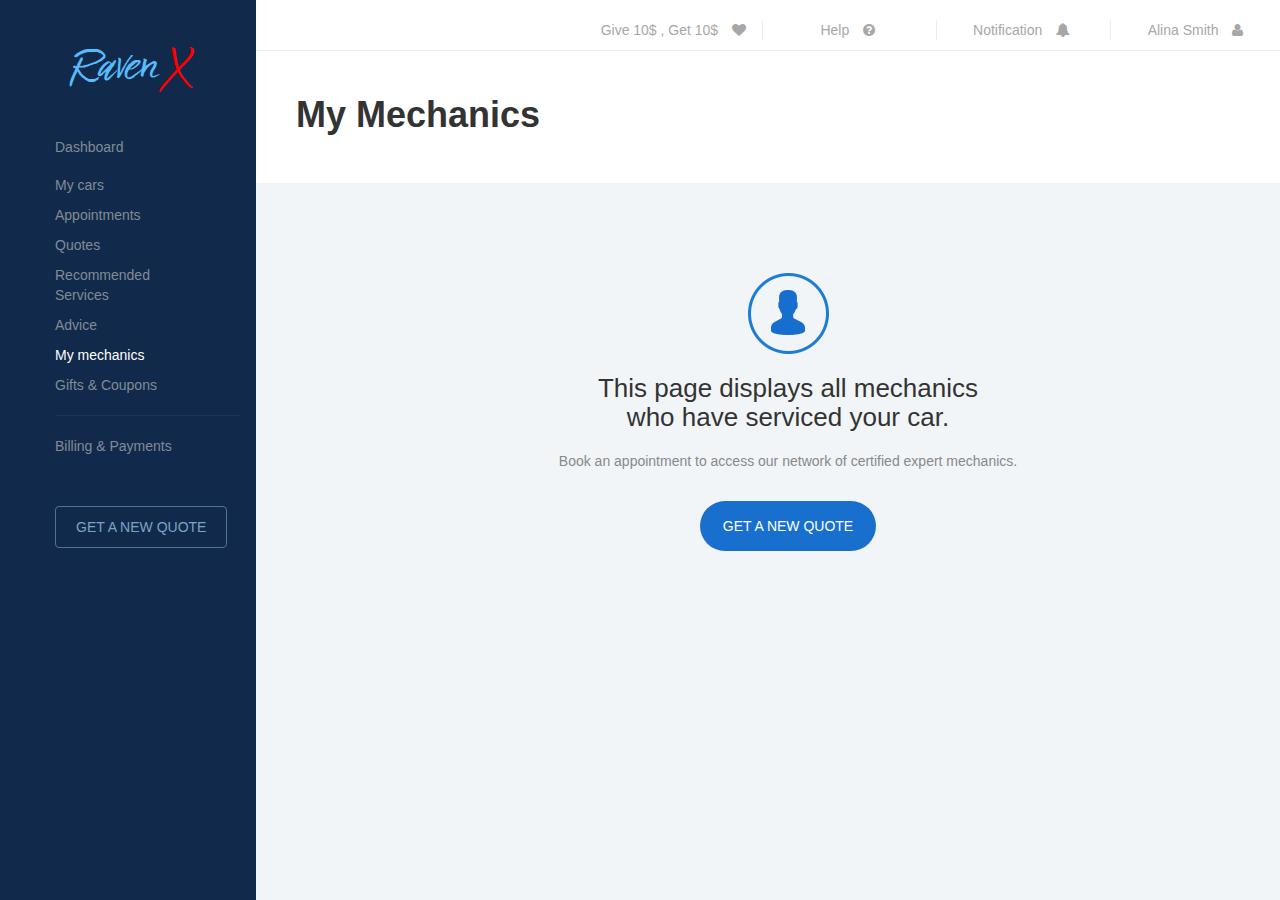
<file: users/mymechanics.html>
<!DOCTYPE html>
<html lang="ru">
  <head>
    <meta charset="utf-8">
    <meta http-equiv="X-UA-Compatible" content="IE=edge">
    <meta name="viewport" content="width=device-width, initial-scale=1">
    <!-- The above 3 meta tags *must* come first in the head; any other head content must come *after* these tags -->
    <title>Заголовок </title>

    <!-- Bootstrap -->
    <link href="css/bootstrap.min.css" rel="stylesheet">
    <link rel="stylesheet" href="css/style.css">
    <link rel="stylesheet" href="css/font-awesome.min.css">

    <!-- HTML5 shim and Respond.js for IE8 support of HTML5 elements and media queries -->
    <!-- WARNING: Respond.js doesn't work if you view the page via file:// -->
    <!--[if lt IE 9]>
      <script src="https://oss.maxcdn.com/html5shiv/3.7.2/html5shiv.min.js"></script>
      <script src="https://oss.maxcdn.com/respond/1.4.2/respond.min.js"></script>
    <![endif]-->
  </head>
  <body>
    <aside>
      <div class="container-fluid">
        <h1>Raven <span>X</span></h1>
        <h6><a href="settings/dashboard.html">Dashboard</a></h6>
        <ul>
          <li><a href="cars.html" >My cars</a> <!-- <div class="calcCar"><span id = "calcCarspan">2</span></div> --> </li>
          <li><a href="appointments.html">Appointments</a></li>
          <li><a href="quotes.html" >Quotes</a></li>
          <li><a href="recommendedservices.html">Recommended <br> Services</a><!-- <div class="calcRecomendedServises"><span id = "calcRecomendedServisesSpan"></span></div> --></li>
          <li><a href="advice.html">Advice</a></li>
          <li><a href="#" class="active">My  mechanics</a></li>
          <li><a href="#">Gifts & Coupons</a></li>
          <li><hr></li>
          <li><a href="#">Billing & Payments</a></li>
        </ul>
        <a href="#" class="btn">GET A NEW QUOTE</a>
      </div>
    </aside>

    <nav class="visible-xs visible-sm">
      <div class="container">
        <div class="col-xs-5 ">
          <a class="dropdown-toggle" data-toggle="dropdown" href="#" role="button" aria-haspopup="true" aria-expanded="false">
            <i class="fa fa-bars"></i></a>
            <ul class="dropdown-menu text-right">
             <li><a href="cars.html">My cars</a> <div class="calcCar"><span id = "calcCarspan"></span></div></li>
              <li><a href="appointments.html" class="active">Appointments</a></li>
              <li><a href="quotes.html">Quotes</a></li>
              <li><a href="recommendedservices.html">Recommended <br> Services</a><div class="calcRecomendedServises"><span id = "calcRecomendedServisesSpan"></span></div></li>
              <li><a href="advice.html">Advice</a></li>
              <li><a href="#">My mechanics</a></li>
              <li><a href="#">Gifts & Coupons</a></li>
              <li><hr></li>
              <li><a href="#"> Billing & Payments</a></li>
            </ul>
        </div>
      </div>
    </nav>

    <nav class="visible-xs MenuUser">
      <div class="container">
        <div class="col-xs-5 ">
          <a class="dropdown-toggle" data-toggle="dropdown" href="#" role="button" aria-haspopup="true" aria-expanded="false">
           <i class="fa fa-ellipsis-v" aria-hidden="true"></i></a>
            <ul class="dropdown-menu text-right">
               <li><a href="#">Give 10$ , Get 10$  <i class="fa fa-heart"></i></a></li>
               <li><a href="#">Help  <i class="fa fa-question-circle"></i></a></li>
               <li><a href="#">Notification <i class="fa fa-bell" aria-hidden="true"></i></a></li>
               <li><a href="#" onclick="openuser();">Alina Smith  <i class="fa fa-user" aria-hidden="true"></i></a></li>
            </ul>
        </div>
      </div>
    </nav>

  
    <div class="openUser">
      <ul>
        <li><a href="AccountSettings.html">Account Settings</a></li>
        <li><a href="">Gifting & Coupons</a></li>
        <br>
        <li><hr></li>
        <li>Sing Out</li>
      </ul>
    </div>


    <header>
     <div class="top_line">
       <ul class="list-inline">
         <li><a href="#">Give 10$ , Get 10$  <i class="fa fa-heart"></i></a></li>
         <li><a href="#">Help  <i class="fa fa-question-circle"></i></a></li>
         <li><a href="#">Notification <i class="fa fa-bell" aria-hidden="true"></i></a></li>
         <li><a href="#" onclick="openuser();">Alina Smith  <i class="fa fa-user" aria-hidden="true"></i></a></li>
       </ul>
     </div>
    </header>

    <div class="bottom_line_settings">
       <h1 class="H1Cars"><strong>My Mechanics</strong></h1>
     </div>

     <div class="addCarBody">
       <img src="img/mechanics.png" alt="quotes">
       <h1>This page displays all mechanics <br> who have serviced your car.</h1>
       <p>Book an appointment to access our network of certified expert mechanics.</p>
       <button class="addCar">GET A NEW QUOTE </button>
     </div>

    <!-- Modal -->
        <div class="modal fade" id="modal" tabindex="-1" role="dialog" aria-labelledby="myModalLabel" aria-hidden="true">
          <div class="modal-dialog">
            <div class="modal-content">
              <div class="modal-header">
                <button type="button" class="close" data-dismiss="modal" aria-hidden="true">&times;</button>
                
              </div>
              <div class="modal-body">
               <div class="row">
                 
               </div>
              </div>
            </div>
          </div>
        </div>

    <!-- jQuery (necessary for Bootstrap's JavaScript plugins) -->
    <script src="https://ajax.googleapis.com/ajax/libs/jquery/1.11.3/jquery.min.js"></script>
    <!-- Include all compiled plugins (below), or include individual files as needed -->
    <script src="js/bootstrap.min.js"></script>
    <script src="js/jquery.nicescroll.min.js"></script>
    <script src="js/wow.min.js"></script>
    <script>
      new WOW().init();
    </script>
    <script>
      $(document).ready(
          function() {
              $("html").niceScroll({cursorcolor:"#000"});
          }
      );
    </script>
    <script src= "js/main.js"></script>
  </body>
</html>
</file>
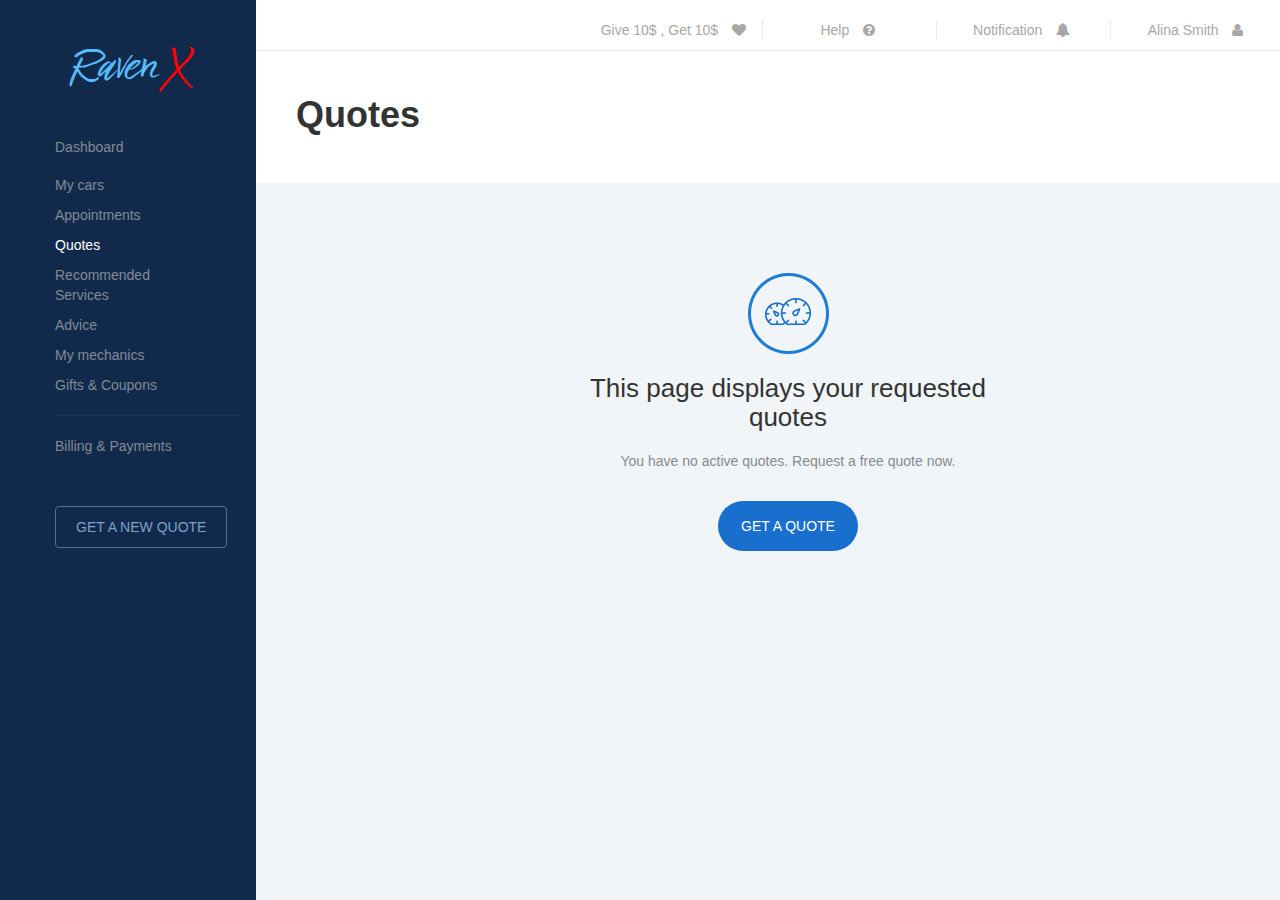
<file: users/quotes.html>
<!DOCTYPE html>
<html lang="ru">
  <head>
    <meta charset="utf-8">
    <meta http-equiv="X-UA-Compatible" content="IE=edge">
    <meta name="viewport" content="width=device-width, initial-scale=1">
    <!-- The above 3 meta tags *must* come first in the head; any other head content must come *after* these tags -->
    <title>Заголовок </title>

    <!-- Bootstrap -->
    <link href="css/bootstrap.min.css" rel="stylesheet">
    <link rel="stylesheet" href="css/style.css">
    <link rel="stylesheet" href="css/font-awesome.min.css">

    <!-- HTML5 shim and Respond.js for IE8 support of HTML5 elements and media queries -->
    <!-- WARNING: Respond.js doesn't work if you view the page via file:// -->
    <!--[if lt IE 9]>
      <script src="https://oss.maxcdn.com/html5shiv/3.7.2/html5shiv.min.js"></script>
      <script src="https://oss.maxcdn.com/respond/1.4.2/respond.min.js"></script>
    <![endif]-->
  </head>
  <body>
    <aside>
      <div class="container-fluid">
        <h1>Raven <span>X</span></h1>
        <h6><a href="settings/dashboard.html">Dashboard</a></h6>
        <ul>
          <li><a href="cars.html" >My cars</a> <!-- <div class="calcCar"><span id = "calcCarspan">2</span></div> --> </li>
          <li><a href="appointments.html">Appointments</a></li>
          <li><a href="#" class="active">Quotes</a></li>
          <li><a href="recommendedservices.html">Recommended <br> Services</a><!-- <div class="calcRecomendedServises"><span id = "calcRecomendedServisesSpan"></span></div> --></li>
          <li><a href="advice.html">Advice</a></li>
          <li><a href="mymechanics.html">My  mechanics</a></li>
          <li><a href="#">Gifts & Coupons</a></li>
          <li><hr></li>
          <li><a href="#">Billing & Payments</a></li>
        </ul>
        <a href="#" class="btn">GET A NEW QUOTE</a>
      </div>
    </aside>

    <nav class="visible-xs visible-sm">
      <div class="container">
        <div class="col-xs-5 ">
          <a class="dropdown-toggle" data-toggle="dropdown" href="#" role="button" aria-haspopup="true" aria-expanded="false">
            <i class="fa fa-bars"></i></a>
            <ul class="dropdown-menu text-right">
             <li><a href="#">My cars</a> <div class="calcCar"><span id = "calcCarspan"></span></div></li>
              <li><a href="#">Appointments</a></li>
              <li><a href="#">Quotes</a></li>
              <li><a href="#">Recommended <br> Services</a><div class="calcRecomendedServises"><span id = "calcRecomendedServisesSpan"></span></div></li>
              <li><a href="#">Advice</a></li>
              <li><a href="#">My mechanics</a></li>
              <li><a href="#">Gifts & Coupons</a></li>
              <li><hr></li>
              <li><a href="#"> Billing & Payments</a></li>
            </ul>
        </div>
      </div>
    </nav>

    <nav class="visible-xs MenuUser">
      <div class="container">
        <div class="col-xs-5 ">
          <a class="dropdown-toggle" data-toggle="dropdown" href="#" role="button" aria-haspopup="true" aria-expanded="false">
           <i class="fa fa-ellipsis-v" aria-hidden="true"></i></a>
            <ul class="dropdown-menu text-right">
               <li><a href="#">Give 10$ , Get 10$  <i class="fa fa-heart"></i></a></li>
               <li><a href="#">Help  <i class="fa fa-question-circle"></i></a></li>
               <li><a href="#">Notification <i class="fa fa-bell" aria-hidden="true"></i></a></li>
               <li><a href="#" onclick="openuser();">Alina Smith  <i class="fa fa-user" aria-hidden="true"></i></a></li>
            </ul>
        </div>
      </div>
    </nav>

  
    <div class="openUser">
      <ul>
        <li><a href="AccountSettings.html">Account Settings</a></li>
        <li><a href="">Gifting & Coupons</a></li>
        <br>
        <li><hr></li>
        <li>Sing Out</li>
      </ul>
    </div>


    <header>
     <div class="top_line">
       <ul class="list-inline">
         <li><a href="#">Give 10$ , Get 10$  <i class="fa fa-heart"></i></a></li>
         <li><a href="#">Help  <i class="fa fa-question-circle"></i></a></li>
         <li><a href="#">Notification <i class="fa fa-bell" aria-hidden="true"></i></a></li>
         <li><a href="#" onclick="openuser();">Alina Smith  <i class="fa fa-user" aria-hidden="true"></i></a></li>
       </ul>
     </div>
    </header>

    <div class="bottom_line_settings">
       <h1 class="H1Cars"><strong>Quotes</strong></h1>
     </div>

     <div class="addCarBody">
       <img src="img/quotes.png" alt="quotes">
       <h1>This page displays your requested <br> quotes</h1>
       <p>You have no active quotes. Request a free quote now.</p>
       <button class="addCar">GET A  QUOTE </button>
     </div>

    <!-- Modal -->
        <div class="modal fade" id="modal" tabindex="-1" role="dialog" aria-labelledby="myModalLabel" aria-hidden="true">
          <div class="modal-dialog">
            <div class="modal-content">
              <div class="modal-header">
                <button type="button" class="close" data-dismiss="modal" aria-hidden="true">&times;</button>
                
              </div>
              <div class="modal-body">
               <div class="row">
                 
               </div>
              </div>
            </div>
          </div>
        </div>

    <!-- jQuery (necessary for Bootstrap's JavaScript plugins) -->
    <script src="https://ajax.googleapis.com/ajax/libs/jquery/1.11.3/jquery.min.js"></script>
    <!-- Include all compiled plugins (below), or include individual files as needed -->
    <script src="js/bootstrap.min.js"></script>
    <script src="js/jquery.nicescroll.min.js"></script>
    <script src="js/wow.min.js"></script>
    <script>
      new WOW().init();
    </script>
    <script>
      $(document).ready(
          function() {
              $("html").niceScroll({cursorcolor:"#000"});
          }
      );
    </script>
    <script src= "js/main.js"></script>
  </body>
</html>
</file>
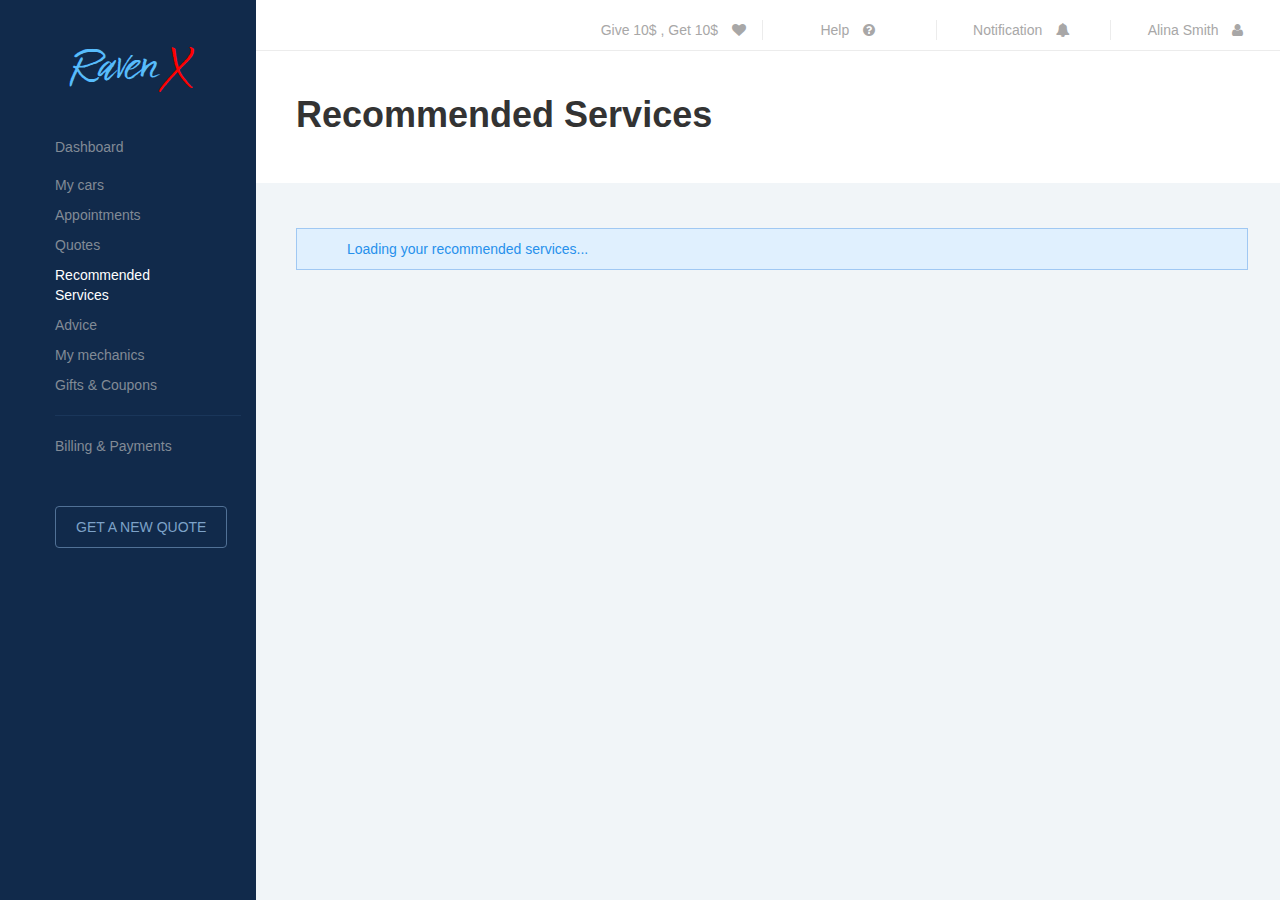
<file: users/recommendedservices.html>
<!DOCTYPE html>
<html lang="ru">
  <head>
    <meta charset="utf-8">
    <meta http-equiv="X-UA-Compatible" content="IE=edge">
    <meta name="viewport" content="width=device-width, initial-scale=1">
    <!-- The above 3 meta tags *must* come first in the head; any other head content must come *after* these tags -->
    <title>Заголовок </title>

    <!-- Bootstrap -->
    <link href="css/bootstrap.min.css" rel="stylesheet">
    <link rel="stylesheet" href="css/style.css">
    <link rel="stylesheet" href="css/font-awesome.min.css">

    <!-- HTML5 shim and Respond.js for IE8 support of HTML5 elements and media queries -->
    <!-- WARNING: Respond.js doesn't work if you view the page via file:// -->
    <!--[if lt IE 9]>
      <script src="https://oss.maxcdn.com/html5shiv/3.7.2/html5shiv.min.js"></script>
      <script src="https://oss.maxcdn.com/respond/1.4.2/respond.min.js"></script>
    <![endif]-->
  </head>
  <body>
    <aside>
      <div class="container-fluid">
        <h1>Raven <span>X</span></h1>
        <h6><a href="settings/dashboard.html">Dashboard</a></h6>
        <ul>
          <li><a href="cars.html" >My cars</a> <!-- <div class="calcCar"><span id = "calcCarspan">2</span></div> --> </li>
          <li><a href="appointments.html">Appointments</a></li>
          <li><a href="quotes.html" >Quotes</a></li>
          <li><a href="#" class="active">Recommended <br> Services</a><!-- <div class="calcRecomendedServises"><span id = "calcRecomendedServisesSpan"></span></div> --></li>
          <li><a href="advice.html">Advice</a></li>
          <li><a href="mymechanics.html">My  mechanics</a></li>
          <li><a href="#">Gifts & Coupons</a></li>
          <li><hr></li>
          <li><a href="#">Billing & Payments</a></li>
        </ul>
        <a href="#" class="btn">GET A NEW QUOTE</a>
      </div>
    </aside>

    <nav class="visible-xs visible-sm">
      <div class="container">
        <div class="col-xs-5 ">
          <a class="dropdown-toggle" data-toggle="dropdown" href="#" role="button" aria-haspopup="true" aria-expanded="false">
            <i class="fa fa-bars"></i></a>
            <ul class="dropdown-menu text-right">
             <li><a href="#">My cars</a> <div class="calcCar"><span id = "calcCarspan"></span></div></li>
              <li><a href="#">Appointments</a></li>
              <li><a href="#">Quotes</a></li>
              <li><a href="#">Recommended <br> Services</a><div class="calcRecomendedServises"><span id = "calcRecomendedServisesSpan"></span></div></li>
              <li><a href="#">Advice</a></li>
              <li><a href="#">My mechanics</a></li>
              <li><a href="#">Gifts & Coupons</a></li>
              <li><hr></li>
              <li><a href="#"> Billing & Payments</a></li>
            </ul>
        </div>
      </div>
    </nav>

    <nav class="visible-xs MenuUser">
      <div class="container">
        <div class="col-xs-5 ">
          <a class="dropdown-toggle" data-toggle="dropdown" href="#" role="button" aria-haspopup="true" aria-expanded="false">
           <i class="fa fa-ellipsis-v" aria-hidden="true"></i></a>
            <ul class="dropdown-menu text-right">
               <li><a href="#">Give 10$ , Get 10$  <i class="fa fa-heart"></i></a></li>
               <li><a href="#">Help  <i class="fa fa-question-circle"></i></a></li>
               <li><a href="#">Notification <i class="fa fa-bell" aria-hidden="true"></i></a></li>
               <li><a href="#" onclick="openuser();">Alina Smith  <i class="fa fa-user" aria-hidden="true"></i></a></li>
            </ul>
        </div>
      </div>
    </nav>

  
    <div class="openUser">
      <ul>
        <li><a href="AccountSettings.html">Account Settings</a></li>
        <li><a href="">Gifting & Coupons</a></li>
        <br>
        <li><hr></li>
        <li>Sing Out</li>
      </ul>
    </div>


    <header>
     <div class="top_line">
       <ul class="list-inline">
         <li><a href="#">Give 10$ , Get 10$  <i class="fa fa-heart"></i></a></li>
         <li><a href="#">Help  <i class="fa fa-question-circle"></i></a></li>
         <li><a href="#">Notification <i class="fa fa-bell" aria-hidden="true"></i></a></li>
         <li><a href="#" onclick="openuser();">Alina Smith  <i class="fa fa-user" aria-hidden="true"></i></a></li>
       </ul>
     </div>
    </header>

    <div class="bottom_line_settings">
       <h1 class="H1Cars"><strong>Recommended Services</strong></h1>
     </div>

     <div class="addCarBody">
       <p class="recommendedservice">Loading your recommended services...</p>
     </div>

    <!-- Modal -->
        <div class="modal fade" id="modal" tabindex="-1" role="dialog" aria-labelledby="myModalLabel" aria-hidden="true">
          <div class="modal-dialog">
            <div class="modal-content">
              <div class="modal-header">
                <button type="button" class="close" data-dismiss="modal" aria-hidden="true">&times;</button>
                
              </div>
              <div class="modal-body">
               <div class="row">
                 
               </div>
              </div>
            </div>
          </div>
        </div>

    <!-- jQuery (necessary for Bootstrap's JavaScript plugins) -->
    <script src="https://ajax.googleapis.com/ajax/libs/jquery/1.11.3/jquery.min.js"></script>
    <!-- Include all compiled plugins (below), or include individual files as needed -->
    <script src="js/bootstrap.min.js"></script>
    <script src="js/jquery.nicescroll.min.js"></script>
    <script src="js/wow.min.js"></script>
    <script>
      new WOW().init();
    </script>
    <script>
      $(document).ready(
          function() {
              $("html").niceScroll({cursorcolor:"#000"});
          }
      );
    </script>
    <script src= "js/main.js"></script>
  </body>
</html>
</file>
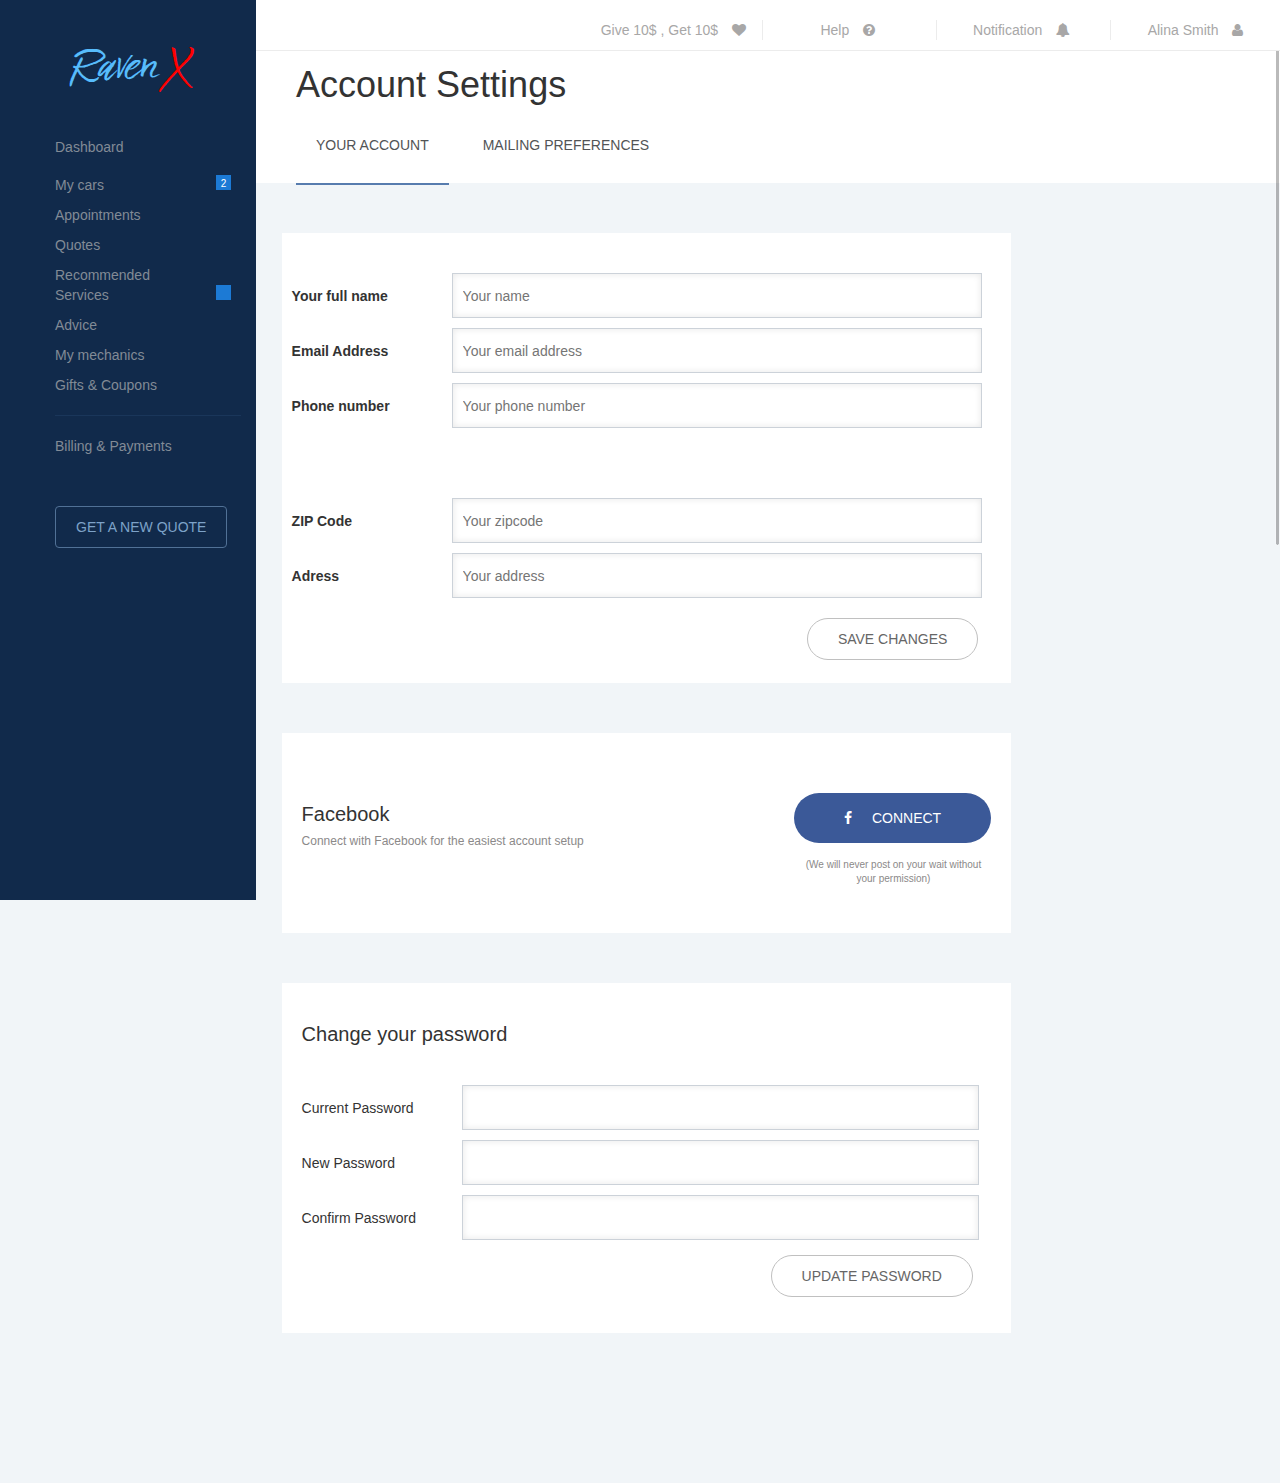
<file: users/settings/accountsettings.html>
<!DOCTYPE html>
<html lang="ru">
  <head>
    <meta charset="utf-8">
    <meta http-equiv="X-UA-Compatible" content="IE=edge">
    <meta name="viewport" content="width=device-width, initial-scale=1">
    <!-- The above 3 meta tags *must* come first in the head; any other head content must come *after* these tags -->
    <title>Заголовок </title>

    <!-- Bootstrap -->
    <link href="css/bootstrap.min.css" rel="stylesheet">
    <link rel="stylesheet" href="css/style.css">
    <link rel="stylesheet" href="css/font-awesome.min.css">

    <!-- HTML5 shim and Respond.js for IE8 support of HTML5 elements and media queries -->
    <!-- WARNING: Respond.js doesn't work if you view the page via file:// -->
    <!--[if lt IE 9]>
      <script src="https://oss.maxcdn.com/html5shiv/3.7.2/html5shiv.min.js"></script>
      <script src="https://oss.maxcdn.com/respond/1.4.2/respond.min.js"></script>
    <![endif]-->
  </head>
  <body>
    <aside>
      <div class="container-fluid">
        <h1>Raven <span>X</span></h1>
        <h6><a href="dashboard.html">Dashboard</a></h6>
        <ul>
          <li><a href="../cars.html">My cars</a> <div class="calcCar"><span id = "calcCarspan">2</span></div> </li>
          <li><a href="../appointments.html">Appointments</a></li>
          <li><a href="..//quotes.html">Quotes</a></li>
          <li><a href="..//recommendedservices.html">Recommended <br> Services</a><div class="calcRecomendedServises"><span id = "calcRecomendedServisesSpan"></span></div></li>
          <li><a href="..//advice.html">Advice</a></li>
          <li><a href="..//mymechanics.html">My  mechanics</a></li>
          <li><a href="#">Gifts & Coupons</a></li>
          <li><hr></li>
          <li><a href="#">Billing & Payments</a></li>
        </ul>
        <a href="#" class="btn">GET A NEW QUOTE</a>
      </div>
    </aside>

    <nav class="visible-xs visible-sm">
      <div class="container">
        <div class="col-xs-5 ">
          <a class="dropdown-toggle" data-toggle="dropdown" href="#" role="button" aria-haspopup="true" aria-expanded="false">
            <i class="fa fa-bars"></i></a>
            <ul class="dropdown-menu text-right">
             <li><a href="../cars.html">My cars</a> <div class="calcCar"><span id = "calcCarspan"></span></div></li>
              <li><a href="../appointments.html">Appointments</a></li>
              <li><a href="..//quotes.html">Quotes</a></li>
              <li><a href="..//recommendedservices.html">Recommended <br> Services</a><div class="calcRecomendedServises"><span id = "calcRecomendedServisesSpan"></span></div></li>
              <li><a href="..//advice.html">Advice</a></li>
              <li><a href="..//mymechanics.html">My mechanics</a></li>
              <li><a href="#">Gifts & Coupons</a></li>
              <li><hr></li>
              <li><a href="#"> Billing & Payments</a></li>
            </ul>
        </div>
      </div>
    </nav>

    <nav class="visible-xs MenuUser">
      <div class="container">
        <div class="col-xs-5 ">
          <a class="dropdown-toggle" data-toggle="dropdown" href="#" role="button" aria-haspopup="true" aria-expanded="false">
           <i class="fa fa-ellipsis-v" aria-hidden="true"></i></a>
            <ul class="dropdown-menu text-right">
               <li><a href="#">Give 10$ , Get 10$  <i class="fa fa-heart"></i></a></a></li>
               <li><a href="#">Help  <i class="fa fa-question-circle"></i></a></a></li>
               <li><a href="#">Notification <i class="fa fa-bell" aria-hidden="true"></i></a></a></li>
               <li><a href="#" onclick="openuser();">Alina Smith  <i class="fa fa-user" aria-hidden="true"></i></a></a></li>
            </ul>
        </div>
      </div>
    </nav>

  
    <div class="openUser">
      <ul>
        <li><a href="AccountSettings.html">Account Settings</a></li>
        <li><a href="">Gifting & Coupons</a></li>
        <br>
        <li><hr></li>
        <li>Sing Out</li>
      </ul>
    </div>


    <header>
     <div class="top_line">
       <ul class="list-inline">
         <li><a href="#">Give 10$ , Get 10$  <i class="fa fa-heart"></i></a></li>
         <li><a href="#">Help  <i class="fa fa-question-circle"></i></a></li>
         <li><a href="#">Notification <i class="fa fa-bell" aria-hidden="true"></i></a></li>
         <li><a href="#" onclick="openuser();">Alina Smith  <i class="fa fa-user" aria-hidden="true"></i></a></li>
       </ul>
     </div>
    </header>

    <div class="bottom_line_settings">
       <h1>Account Settings</h1>
       <ul class="list-inline">
         <li><a href="#" class="active">your account</a></li>
         <li><a href="mail_preferences.html">mailing preferences </a></li>
       </ul>
     </div>

     <div class="settingsAccount">
        <label for="Name">Your full name</label><input type="text" placeholder="Your name" id = "Name"><br>
        <label for="Email">Email Address</label><input type="text" placeholder="Your email address" id="Email"><br>
        <label for="Phone">Phone number</label><input type="text" placeholder="Your phone number" id="Phone"><br>
        <br>
        <br>
        <br>
        <label for="ZipCode">ZIP Code</label><input type="text" placeholder="Your zipcode" id="ZipCode"><br>
        <label for="Adress">Adress</label><input type="text" placeholder="Your address" id="Adress"><br>
        <br>
        <button class="btn" onclick="Validation();">save changes</button><br>
     </div>

     <div class="faceBook">
       <h3>Facebook</h3>
       <h6>Connect with Facebook for the easiest account setup</h6>
       <a href="#" class="facebook"><i class="fa fa-facebook" aria-hidden="true"></i>connect</a>
       <p>(We will never post on your wait without <br> your permission)</p>
     </div>

     <div class="ChangePassword">
        <h3>Change your password</h3>
         <p>Current Password</p><input type="password" id="OldPassword"><br>
         <p>New Password</p><input type="password" id="NewPassword"><br>
         <p>Confirm Password</p><input type="password" id="ConfirmPassword"><br>
         <button class="btn" onclick="ValidationPassrord();">update password</button>
     </div>


    <!-- Modal -->
        <div class="modal fade" id="modal" tabindex="-1" role="dialog" aria-labelledby="myModalLabel" aria-hidden="true">
          <div class="modal-dialog">
            <div class="modal-content">
              <div class="modal-header">
                <button type="button" class="close" data-dismiss="modal" aria-hidden="true">&times;</button>
                
              </div>
              <div class="modal-body">
               <div class="row">
                 
               </div>
              </div>
            </div>
          </div>
        </div>

    <!-- jQuery (necessary for Bootstrap's JavaScript plugins) -->
    <script src="https://ajax.googleapis.com/ajax/libs/jquery/1.11.3/jquery.min.js"></script>
    <!-- Include all compiled plugins (below), or include individual files as needed -->
    <script src="js/bootstrap.min.js"></script>
    <script src="js/jquery.nicescroll.min.js"></script>
    <script src="js/wow.min.js"></script>
    <script>
      new WOW().init();
    </script>
    <script>
      $(document).ready(
          function() {
              $("html").niceScroll({cursorcolor:"#000"});
          }
      );
    </script>
    <script src= "js/main.js"></script>
  </body>
</html>
</file>
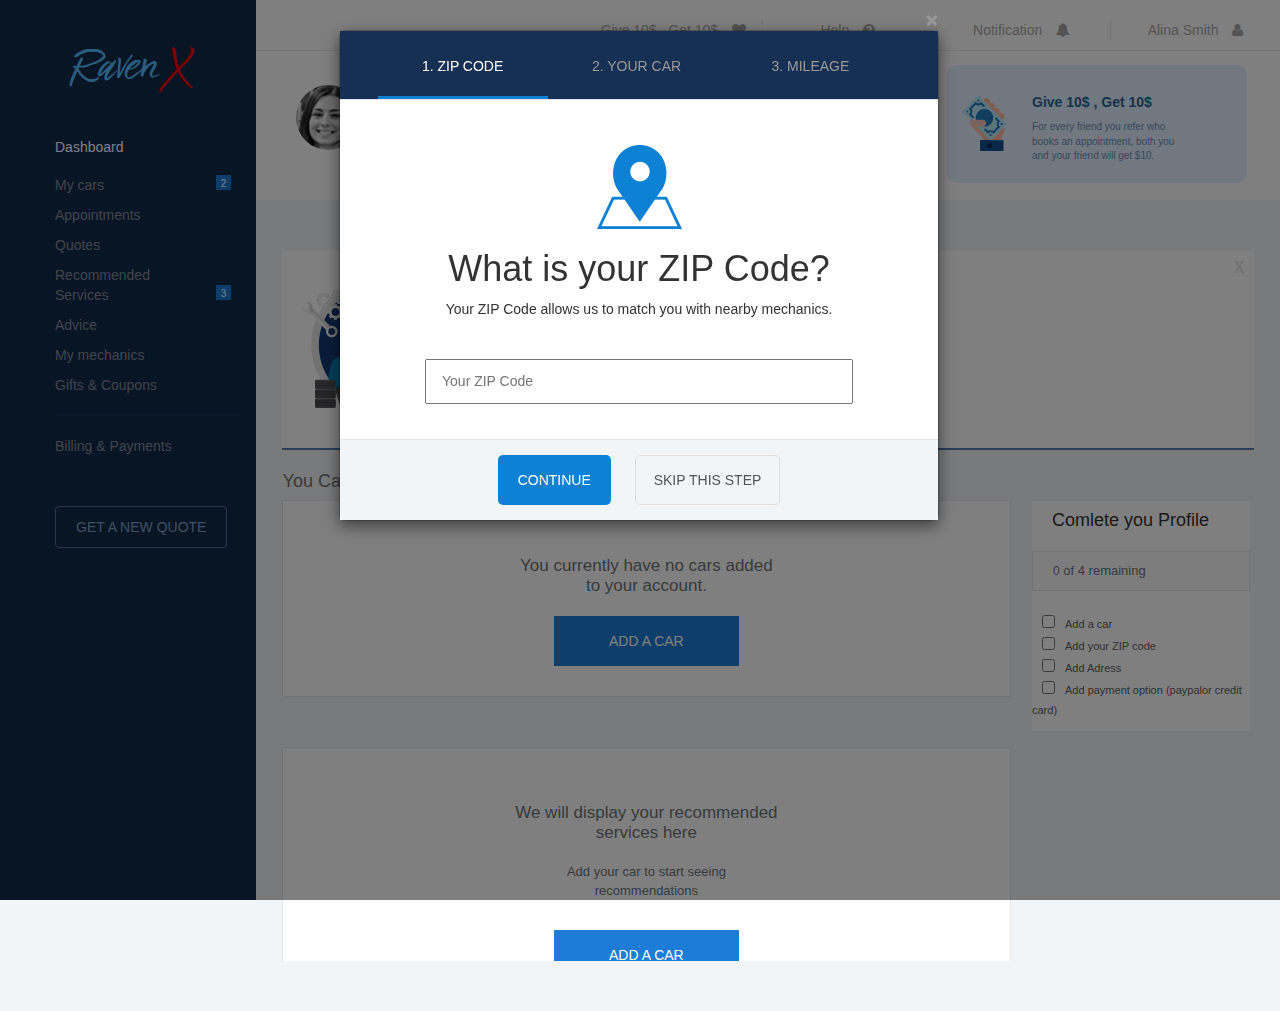
<file: users/settings/dashboard.html>
<!DOCTYPE html>
<html lang="ru">
  <head>
    <meta charset="utf-8">
    <meta http-equiv="X-UA-Compatible" content="IE=edge">
    <meta name="viewport" content="width=device-width, initial-scale=1">
    <!-- The above 3 meta tags *must* come first in the head; any other head content must come *after* these tags -->
    <title>Заголовок </title>

    <!-- Bootstrap -->
    <link href="css/bootstrap.min.css" rel="stylesheet">
    <link rel="stylesheet" href="css/style.css">
    <link rel="stylesheet" href="css/font-awesome.min.css">

    <!-- HTML5 shim and Respond.js for IE8 support of HTML5 elements and media queries -->
    <!-- WARNING: Respond.js doesn't work if you view the page via file:// -->
    <!--[if lt IE 9]>
      <script src="https://oss.maxcdn.com/html5shiv/3.7.2/html5shiv.min.js"></script>
      <script src="https://oss.maxcdn.com/respond/1.4.2/respond.min.js"></script>
    <![endif]-->
  </head>
  <body>
    <aside>
      <div class="container-fluid">

        <h1>Raven <span>X</span></h1>
        <h6>Dashboard</h6>
        <ul>
          <li><a href="..//cars.html">My cars</a> <div class="calcCar"><span id = "calcCarspan">2</span></div> </li>
          <li><a href="..//appointments.html">Appointments</a></li>
          <li><a href="..//quotes.html">Quotes</a></li>
          <li><a href="..//recommendedservices.html">Recommended <br> Services</a><div class="calcRecomendedServises"><span id = "calcRecomendedServisesSpan">3</span></div></li>
          <li><a href="..//advice.html">Advice</a></li>
          <li><a href="..//mymechanics.html">My  mechanics</a></li>
          <li><a href="#">Gifts & Coupons</a></li>
          <li><hr></li>
          <li><a href="#">Billing & Payments</a></li>
        </ul>
        <a href="#" class="btn">GET A NEW QUOTE</a>
      </div>
    </aside>

    <nav class="visible-xs visible-sm">
      <div class="container">
        <div class="col-xs-5 ">
          <a class="dropdown-toggle" data-toggle="dropdown" href="#" role="button" aria-haspopup="true" aria-expanded="false">
            <i class="fa fa-bars"></i></a>
            <ul class="dropdown-menu text-right">
             <li><a href="../cars.html">My cars</a> <div class="calcCar"><span id = "calcCarspan"></span></div></li>
              <li><a href="../appointments.html">Appointments</a></li>
              <li><a href="..//quotes.html">Quotes</a></li>
              <li><a href="..//recommendedservices.html">Recommended <br> Services</a><div class="calcRecomendedServises"><span id = "calcRecomendedServisesSpan"></span></div></li>
              <li><a href="..//advice.html">Advice</a></li>
              <li><a href="..//mymechanics.html">My mechanics</a></li>
              <li><a href="#">Gifts & Coupons</a></li>
              <li><hr></li>
              <li><a href="#"> Billing & Payments</a></li>
            </ul>
        </div>
      </div>
    </nav>

    <nav class="visible-xs MenuUser">
      <div class="container">
        <div class="col-xs-5 ">
          <a class="dropdown-toggle" data-toggle="dropdown" href="#" role="button" aria-haspopup="true" aria-expanded="false">
           <i class="fa fa-ellipsis-v" aria-hidden="true"></i></a>
            <ul class="dropdown-menu text-right">
               <li><a href="#">Give 10$ , Get 10$  <i class="fa fa-heart"></i></a></a></li>
               <li><a href="#">Help  <i class="fa fa-question-circle"></i></a></a></li>
               <li><a href="#">Notification <i class="fa fa-bell" aria-hidden="true"></i></a></a></li>
               <li><a href="#" onclick="openuser();">Alina Smith  <i class="fa fa-user" aria-hidden="true"></i></a></a></li>
            </ul>
        </div>
      </div>
    </nav>

    <div class="openUser">
      <ul>
        <li><a href="AccountSettings.html">Account Settings</a></li>
        <li><a href="#">Gifting & Coupons</a></li>
        <br>
        <li><hr></li>
        <li>Sing Out</li>
      </ul>
    </div>

    <header>
     <div class="top_line">
       <ul class="list-inline">
         <li><a href="#">Give 10$ , Get 10$  <i class="fa fa-heart"></i></a></a></li>
         <li><a href="#">Help  <i class="fa fa-question-circle"></i></a></a></li>
         <li><a href="#">Notification <i class="fa fa-bell" aria-hidden="true"></i></a></a></li>
         <li><a href="#" onclick="openuser();">Alina Smith  <i class="fa fa-user" aria-hidden="true"></i></a></a></li>
       </ul>
     </div>
    </header>

    <div class="bottom_line">
       <div class="user">
         <div class="user_photo"></div>
         <h1>Welcome back, <strong>Alina</strong></h1>
         <p>Nice to see you again!</p>
       </div>
       <div class="recommended_servises">
         <h1>3</h1>
         <p>recommended services</p>
         <a href="#">View services</a>
       </div>
       <div class="give">
        <img src="img/money.png" alt="">
        <h3><strong>Give 10$ , Get 10$</strong></h3>
        <p>For every friend you refer who <br> books an appointment, both you <br> and your friend will get $10.</p>
       </div>
     </div>

    <div class="LogPastServices">
      <img src="img/past_servise.png" alt="">
      <div class="close"><p onclick = "closeLogPastServices();" >X</p></div>
      <h3>Log Past Services</h3>
      <p>Store all your records in one place by adding past services <br> to cars in your account.</p>
      <a href="#">Log Past Services</a>
    </div>

    <div class="ScheduleanOilChange">
      <img src="img/Schedule.png" alt="">
      <div class="close"><p onclick = "closeScheduleanOilChange();" >X</p></div>
      <h3>Schedule an Oil Change</h3>
      <p>Frequent oil changes extend the life of your car and <br> prevent future repairs.  </p>
      <a href="#">Book an oil change</a>
    </div>

    <div class="ScheduleaDiagnostic">
      <img src="img/ScheduleServise.png" alt="">
      <div class="close"><p onclick = "closeScheduleaDiagnostic();" >X</p></div>
      <h3>Schedule a Diagnostic</h3>
      <p>Don’t let car problems go unchecked. Get your car inspected regularly to catch small <br> issues before they get worse. We’ll identify the issues and the solutions.</p>
      <a href="#">Book a diagnostic</a>
    </div>


     
    <div class="CarsADD">
      <h1 id= "carH1">You Cars</h1>
      <h1>You currently have no cars added <br> to your account.</h1>
      <button class="addAcar" data-toggle="modal" href="#adds"> add a car</button>
      
      <div class="profil">
         <h4>Comlete you Profile</h4>
          <p><span id ="calc">0</span> of 4 remaining</p>
           <input type="checkbox" name="option1" value="a1" id = "ch1" onclick="checkkalk();"><span class="check">Add a car</span><Br>
           <input type="checkbox" name="option2" value="a2" id = "ch2" onclick="checkkalk();"><span class="check">Add your ZIP code</span><Br>
           <input type="checkbox" name="option3" value="a3" id = "ch3" onclick="checkkalk();"><span class="check">Add Adress</span><Br>
           <input type="checkbox" name="option4" value="a4" id = "ch4" onclick="checkkalk();"><span class="check">Add payment option (paypalor credit card)</span><Br>
      </div> 
    </div>

    <div class="CarsADD">
      <h1>We will display your recommended <br> services here</h1>
      <p>Add your car to start seeing <br> recommendations</p>
     <button class="addAcar" data-toggle="modal" href="#adds"> add a car</button>
    </div>

    

    <!-- Modal -->
        <div class="modal fade" id="adds" tabindex="-1" role="dialog" aria-labelledby="myModalLabel" aria-hidden="true">
          <div class="modal-dialog modal-md">
            <div class="modal-content">

              <div class="modal-header">
                <button type="button" class="close" data-dismiss="modal" aria-hidden="true">&times;</button>
                <h1 class="text-center">Add a new car</h1>
              </div>

              <div class="modal-body">
               <div class="row">
                 <p><span><a href="#">Use license plate</a></span> or select manually below</p>

                 <select name="Make" id="Make">
                   <option value="1">Make</option>
                   <option value="2">Audi</option>
                   <option value="3">Ford</option>
                   <option value="3">Fiat</option>
                   <option value="3">Honda</option>
                 </select>

                 <select name="Year" id="Year" disabled>
                   <option class="YearOption" value="1">Year</option>
                   <option class="YearOption" value="2">2016</option>
                   <option class="YearOption" value="3">2015</option>
                   <option class="YearOption" value="3">2014</option>
                   <option class="YearOption" value="3">2013</option>
                   <option class="YearOption" value="3">2012</option>
                   <option class="YearOption" value="3">2011</option>

                 </select>

                 <select name="Model" id="Model" disabled>
                   <option value="1">Model</option>
                   <option value="2">A</option>
                   <option value="3">B</option>
                   <option value="4">C</option>
                 </select>

                 <select name="Trim" id="Trim" disabled>
                   <option value="1">Trim</option>
                   <option value="2">L4-1.4</option>
                 </select>
               </div>
              </div>

              <div class="modal-footer">
               <div class="row">
                 <button class="btnAdd" onclick="AddCars();">add</button>
                 <button class="btnCloce" onclick="closeModal();">cancel</button>
               </div>
              </div>
            </div>
          </div>
        </div>

        

         <div class="modal fade" id="firstVisit" tabindex="-1" role="dialog" aria-labelledby="myModalLabel" aria-hidden="true">
          <div class="modal-dialog modal-md">
            <div class="modal-content">

              <div class="modal-header step_1_header">
                <button type="button" class="close" data-dismiss="modal" aria-hidden="true">&times;</button>
                <ul class="list-inline">
                	<li class="active">1. ZIP CODE</li>
                	<li>2. YOUR CAR</li>
                	<li>3. MILEAGE</li>
                </ul>
              </div>

              <div class="modal-body text-center step_1">
	               <div class="row">
		               <img src="img/firstvisit.png" alt="">
		               <h1>What is your ZIP Code?</h1>
		               <p>Your ZIP Code allows us to match you with nearby mechanics.</p>
		               <input type="text" placeholder="Your ZIP Code" id = "inputStep1">
	               </div>
              </div>

               <div class="modal-footer step_1_footer">
	               <div class="row">
	                 <button class="CONTINUE" onclick="step1();">CONTINUE</button>
	                 <button class="SKIP" onclick="SKIP();">SKIP THIS STEP</button>
	               </div>
              </div>

              <div class="modal-header step_2_header">
                <button type="button" class="close" data-dismiss="modal" aria-hidden="true">&times;</button>
                <ul class="list-inline">
                	<li>1. ZIP CODE</li>
                	<li class="active">2. YOUR CAR</li>
                	<li>3. MILEAGE</li>
                </ul>
              </div>

              <div class="modal-body text-center step_2">
	               <div class="row">
		               <img src="img/firstvisit_step_2.png" alt="">
		               <h1>What car do you drive?</h1>
		               <p><strong><a href="">Use license plate</a></strong> or select manually below</p>
		              <select name="Make" id="Make_modal">
	                   <option value="1">Make</option>
	                   <option value="2">Audi</option>
	                   <option value="3">Ford</option>
	                   <option value="3">Fiat</option>
	                   <option value="3">Honda</option>
	                 </select>

	                 <select name="Year" id="Year_modal" disabled>
	                   <option class="YearOption" value="1">Year</option>
	                   <option class="YearOption" value="2">2016</option>
	                   <option class="YearOption" value="3">2015</option>
	                   <option class="YearOption" value="3">2014</option>
	                   <option class="YearOption" value="3">2013</option>
	                   <option class="YearOption" value="3">2012</option>
	                   <option class="YearOption" value="3">2011</option>

	                 </select>

	                 <select name="Model" id="Model_modal" disabled>
	                   <option value="1">Model</option>
	                   <option value="2">A</option>
	                   <option value="3">B</option>
	                   <option value="4">C</option>
	                 </select>

	                 <select name="Trim" id="Trim_modal" disabled>
	                   <option value="1">Trim</option>
	                   <option value="2">L4-1.4</option>
	                 </select>
	               </div>
              </div>

               <div class="modal-footer step_2_footer">
	               <div class="row">
	                 <button class="CONTINUE" onclick="step1();">CONTINUE</button>
	                 <button class="SKIP" onclick="SKIP2();">SKIP THIS STEP</button>
	               </div>
              </div>

              <div class="modal-header step_3_header">
                <button type="button" class="close" data-dismiss="modal" aria-hidden="true">&times;</button>
                <ul class="list-inline">
                	<li>1. ZIP CODE</li>
                	<li>2. YOUR CAR</li>
                	<li class="active">3. MILEAGE</li>
                </ul>
              </div>

               <div class="modal-body text-center step_3">
	               <div class="row">
		               <img src="img/firstvisit_step_3.png" alt="">
		               <h2>What is the current mileage?</h2>
		               <p>Total and daily average mileage help us determine the pace of wear on your 2011 Audi A3 Quattro L4-2.0L Turbo..</p>
		               <input type="text" placeholder="Total mileage" id = "inputStep1">
		               <input type="text" placeholder="Daily mileage " id = "inputStep1">
	               </div>
              </div>

               <div class="modal-footer step_3_footer">
	               <div class="row">
	                 <button class="CONTINUE" onclick="step1();">CONTINUE</button>
	                 <button class="SKIP" onclick="SKIP3();">SKIP THIS STEP</button>
	               </div>
              </div>
            </div>
          </div>
        </div>






    <!-- jQuery (necessary for Bootstrap's JavaScript plugins) -->
    <script src="https://ajax.googleapis.com/ajax/libs/jquery/1.11.3/jquery.min.js"></script>
    <!-- Include all compiled plugins (below), or include individual files as needed -->
    <script src="js/bootstrap.min.js"></script>
    <script src="js/jquery.nicescroll.min.js"></script>
    <script src="js/wow.min.js"></script>
    <script>
      new WOW().init();
    </script>
    <script>
      $(document).ready(
          function() {
              $("html").niceScroll({cursorcolor:"#000"});
          }
      );
    </script>
    <!-- <script src= "js/main.js"></script> -->
    <script src="js/dashboard.js"></script>
    <script src="js/main.js"></script>

  </body>
</html>
</file>
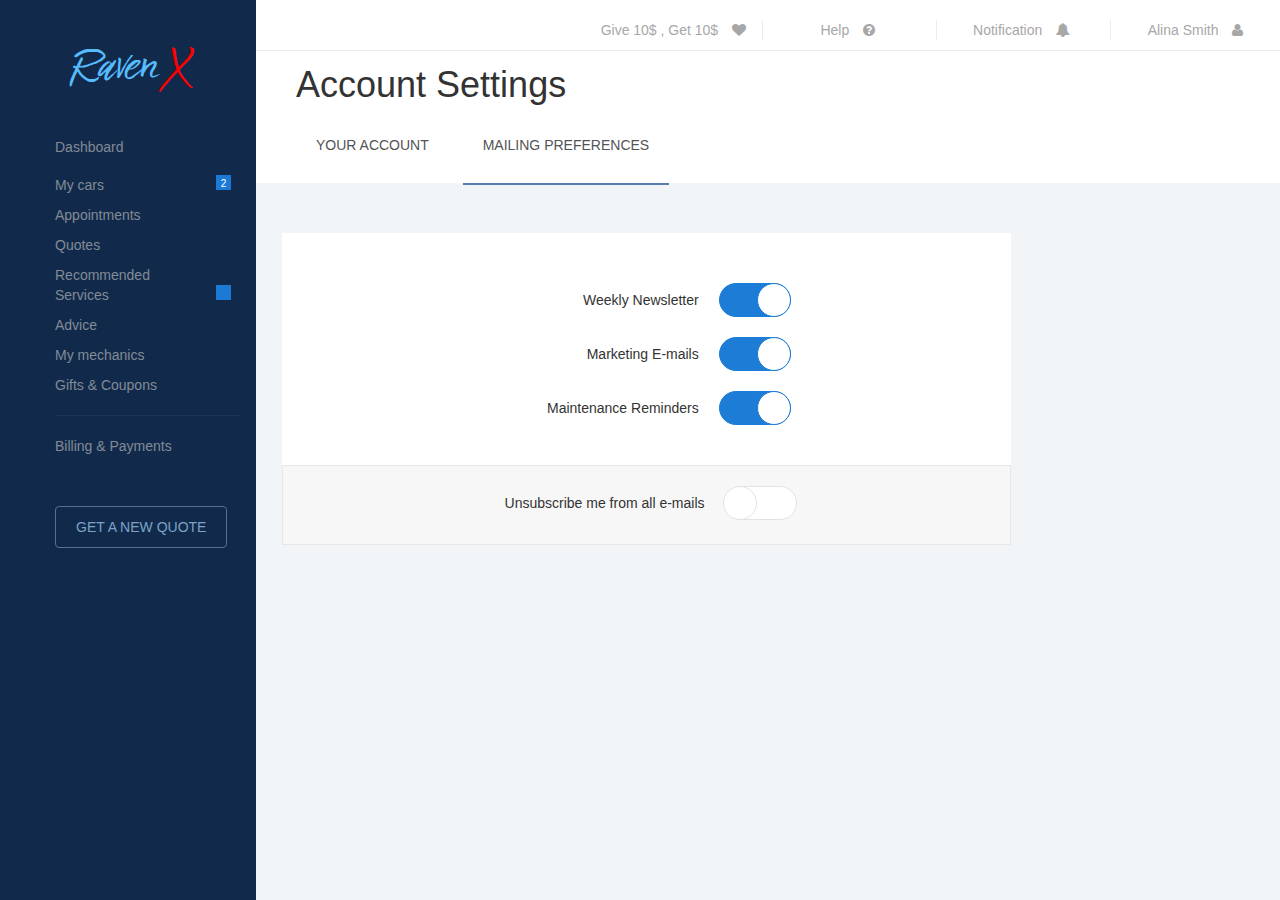
<file: users/settings/mail_preferences.html>
<!DOCTYPE html>
<html lang="ru">
  <head>
    <meta charset="utf-8">
    <meta http-equiv="X-UA-Compatible" content="IE=edge">
    <meta name="viewport" content="width=device-width, initial-scale=1">
    <!-- The above 3 meta tags *must* come first in the head; any other head content must come *after* these tags -->
    <title>Заголовок </title>

    <!-- Bootstrap -->
    <link href="css/bootstrap.min.css" rel="stylesheet">
    <link rel="stylesheet" href="css/style.css">
    <link rel="stylesheet" href="css/font-awesome.min.css">

    <!-- HTML5 shim and Respond.js for IE8 support of HTML5 elements and media queries -->
    <!-- WARNING: Respond.js doesn't work if you view the page via file:// -->
    <!--[if lt IE 9]>
      <script src="https://oss.maxcdn.com/html5shiv/3.7.2/html5shiv.min.js"></script>
      <script src="https://oss.maxcdn.com/respond/1.4.2/respond.min.js"></script>
    <![endif]-->
  </head>
  <body>
    <aside>
      <div class="container-fluid">
        <h1>Raven <span>X</span></h1>
        <h6> <a href="dashboard.html">Dashboard</a></h6>
        <ul>
          <li><a href="#">My cars</a> <div class="calcCar"><span id = "calcCarspan">2</span></div> </li>
          <li><a href="#">Appointments</a></li>
          <li><a href="#">Quotes</a></li>
          <li><a href="#">Recommended <br> Services</a><div class="calcRecomendedServises"><span id = "calcRecomendedServisesSpan"></span></div></li>
          <li><a href="#">Advice</a></li>
          <li><a href="#">My  mechanics</a></li>
          <li><a href="#">Gifts & Coupons</a></li>
          <li><hr></li>
          <li><a href="#">Billing & Payments</a></li>
        </ul>
        <a href="#" class="btn">GET A NEW QUOTE</a>
      </div>
    </aside>

    <nav class="visible-xs visible-sm">
      <div class="container">
        <div class="col-xs-5 ">
          <a class="dropdown-toggle" data-toggle="dropdown" href="#" role="button" aria-haspopup="true" aria-expanded="false">
            <i class="fa fa-bars"></i></a>
            <ul class="dropdown-menu text-right">
              <li><a href="../cars.html">My cars</a> <div class="calcCar"><span id = "calcCarspan"></span></div></li>
              <li><a href="../appointments.html">Appointments</a></li>
              <li><a href="..//quotes.html">Quotes</a></li>
              <li><a href="..//recommendedservices.html">Recommended <br> Services</a><div class="calcRecomendedServises"><span id = "calcRecomendedServisesSpan"></span></div></li>
              <li><a href="..//advice.html">Advice</a></li>
              <li><a href="..//mymechanics.html">My mechanics</a></li>
              <li><a href="#">Gifts & Coupons</a></li>
              <li><hr></li>
              <li><a href="#"> Billing & Payments</a></li>
            </ul>
        </div>
      </div>
    </nav>

    <nav class="visible-xs MenuUser">
      <div class="container">
        <div class="col-xs-5 ">
          <a class="dropdown-toggle" data-toggle="dropdown" href="#" role="button" aria-haspopup="true" aria-expanded="false">
           <i class="fa fa-ellipsis-v" aria-hidden="true"></i></a>
            <ul class="dropdown-menu text-right">
               <li><a href="#">Give 10$ , Get 10$  <i class="fa fa-heart"></i></a></a></li>
               <li><a href="#">Help  <i class="fa fa-question-circle"></i></a></a></li>
               <li><a href="#">Notification <i class="fa fa-bell" aria-hidden="true"></i></a></a></li>
               <li><a href="#" onclick="openuser();">Alina Smith  <i class="fa fa-user" aria-hidden="true"></i></a></a></li>
            </ul>
        </div>
      </div>
    </nav>

  
    <div class="openUser">
      <ul>
        <li><a href="AccountSettings.html">Account Settings</a></li>
        <li><a href="#">Gifting & Coupons</a></li>
        <br>
        <li><hr></li>
        <li>Sing Out</li>
      </ul>
    </div>


    <header>
     <div class="top_line">
       <ul class="list-inline">
         <li><a href="#">Give 10$ , Get 10$  <i class="fa fa-heart"></i></a></li>
         <li><a href="#">Help  <i class="fa fa-question-circle"></i></a></li>
         <li><a href="#">Notification <i class="fa fa-bell" aria-hidden="true"></i></a></li>
         <li><a href="#" onclick="openuser();">Alina Smith  <i class="fa fa-user" aria-hidden="true"></i></a></li>
       </ul>
     </div>
    </header>

    <div class="bottom_line_settings">
       <h1>Account Settings</h1>
       <ul class="list-inline">
         <li><a href="accountsettings.html">your account</a></li>
         <li><a href="#" class="active">mailing preferences</a></li>
       </ul>
     </div>

     <div class="mail_preferences">
      <div class="centerDIv">
        <p>Weekly Newsletter</p>
        <div class="onoffswitch Weekly">
          <input type="checkbox" name="onoffswitch" class="onoffswitch-checkbox" id="myonoffswitch" onclick="Check();" checked >
          <label class="onoffswitch-label" for="myonoffswitch"></label>
        </div>
      </div>
        
        <div class="centerDIv">
          <p>Marketing E-mails</p>
          <div class="onoffswitch_2 Marketing">
            <input type="checkbox" name="onoffswitch_2" class="onoffswitch_2-checkbox" id="myonoffswitch_2" onclick="Check();" checked >
            <label class="onoffswitch_2-label" for="myonoffswitch_2"></label>
          </div>
        </div>

        <div class="centerDIv">
          <p>Maintenance Reminders</p>
          <div class="onoffswitch_3 Maintenance">
            <input type="checkbox" name="onoffswitch_3" class="onoffswitch_3-checkbox" id="myonoffswitch_3" onclick="Check();" checked >
            <label class="onoffswitch_3-label" for="myonoffswitch_3"></label>
          </div>
        </div>

        <div class="bottom_line_settings_footer">
          <div class="centerDIvFooter">
            <div class="centerDIv">
              <p>Unsubscribe me from all e-mails</p>
              <div class="onoffswitch_4 Maintenance">
                <input type="checkbox" name="onoffswitch_4" class="onoffswitch_4-checkbox" id="myonoffswitch_4" onclick="Check();">
                <label class="onoffswitch_4-label" for="myonoffswitch_4"></label>
              </div>
            </div>
          </div>
        </div>

     </div>

    <!-- Modal -->
        <div class="modal fade" id="modal" tabindex="-1" role="dialog" aria-labelledby="myModalLabel" aria-hidden="true">
          <div class="modal-dialog">
            <div class="modal-content">
              <div class="modal-header">
                <button type="button" class="close" data-dismiss="modal" aria-hidden="true">&times;</button>
                
              </div>
              <div class="modal-body">
               <div class="row">
                 
               </div>
              </div>
            </div>
          </div>
        </div>

    <!-- jQuery (necessary for Bootstrap's JavaScript plugins) -->
    <script src="https://ajax.googleapis.com/ajax/libs/jquery/1.11.3/jquery.min.js"></script>
    <!-- Include all compiled plugins (below), or include individual files as needed -->
    <script src="js/bootstrap.min.js"></script>
    <script src="js/jquery.nicescroll.min.js"></script>
    <script src="js/wow.min.js"></script>
    <script>
      new WOW().init();
    </script>
    <script>
      $(document).ready(
          function() {
              $("html").niceScroll({cursorcolor:"#000"});
          }
      );
    </script>
    <script src= "js/main.js"></script>
  </body>
</html>
</file>
<file: css/style.css>
@font-face{font-family:KickHornet;src:url(..//fonts/KickHornet.eot);src:url(..//fonts/KickHornet.eot&#iefix) format("embedded-opentype"),url(..//fonts/KickHornet.woff) format("woff"),url(..//fonts/KickHornet.ttf) format("treutype");font-weight:400;font-style:normal}body{background-color:#f1f5f8}h1#carH1{display:block;width:100%;background-color:#f1f5f8;z-index:9999;font-size:18px;margin:0}h1#ServicesH1{font-size:18px;display:block;background-color:#f1f5f8;position:absolute;z-index:9999;top:-45px}aside{height:100vh;width:20%;position:fixed;background-color:#112a4b;float:left}aside h1{font-family:KickHornet;color:#57bcfc;text-align:center;margin-bottom:50px;margin-top:50px}aside h1 span{color:red}aside h6{color:#fff;font-size:14px;margin-left:40px;margin-bottom:20px}aside ul{list-style:none}aside ul li{margin-top:10px}aside ul li a{color:#828b96;font-size:14px;text-decoration:none;margin:0}aside ul li a:hover{text-decoration:none;color:#b8bfc9}aside ul li hr{border-top:1px solid #1a365a;color:#1a365a}aside ul li .calcCar,aside ul li .calcRecomendedServises{float:right;width:15px;height:15px;margin-right:10px;background-color:#1c7ad5}aside ul li .calcCar span,aside ul li .calcRecomendedServises span{display:block;font-size:10px;text-align:center;color:#fff;padding-top:1.9px}aside a.btn{margin-left:40px;padding:10px 40px;border:1px solid #517196;color:#7da2c8;text-align:center;margin-top:40px}aside a.btn:hover{color:#0da2c8;border:1px solid #0da2c8;text-decoration:none}.openUser{display:none;width:240px;height:150px;position:absolute;right:30px;top:50px;box-shadow:1px 1px 15px #909497;z-index:9999;background-color:#fff}.openUser ul{list-style:none}.openUser ul li{margin-top:5px}.openUser ul li:last-child{margin-bottom:10px}.openUser ul li a{font-size:16px;text-decoration:none;color:#909497}.openUser ul li a:hover{color:#46484a}header{background-color:#fff;width:80%;height:50px;z-index:999;float:left;position:relative;left:20%}header .top_line{position:absolute;width:100%;text-align:right;margin-top:20px;margin-bottom:300px;border-bottom:1px solid #ececec}header .top_line ul li{border-left:1px solid #ececec;width:170px;text-align:center}header .top_line ul li:first-child{border-left:none}header .top_line a{text-decoration:none;color:#a8a7a7}header .top_line a:hover{text-decoration:none;color:#464646}header .top_line a i{margin-left:10px}.bottom_line,.bottom_line_settings{position:relative;padding-top:15px;padding-left:40px;left:20%;width:80%;height:150px;float:left;background-color:#fff}.bottom_line .user,.bottom_line_settings .user{left:0;position:absolute;margin-left:40px;width:300px;margin-top:30px}.bottom_line .user h1,.bottom_line_settings .user h1{font-size:18px;margin:0}.bottom_line .user p,.bottom_line_settings .user p{font-size:12px;color:#7e7e7e}.bottom_line .user .user_photo,.bottom_line_settings .user .user_photo{width:65px;height:65px;border-radius:50%;margin-top:-10px;float:left;margin-right:30px;background-image:url(../img/user_photo.png);background-size:cover;background-position:center}.bottom_line .recommended_servises,.bottom_line_settings .recommended_servises{position:absolute;border-left:1px solid #c7c7c7;width:200px;margin-left:450px;padding-left:20px}.bottom_line .recommended_servises h1,.bottom_line_settings .recommended_servises h1{font-size:30px;margin-top:10px}.bottom_line .recommended_servises p,.bottom_line_settings .recommended_servises p{font-size:12px;text-transform:uppercase;color:#7e7e7e;margin:0}.bottom_line .give,.bottom_line_settings .give{width:300px;background-color:#e3f0ff;border-radius:10px;padding:10px 70px 10px 10px;margin-right:33px;right:0;position:absolute}.bottom_line .give img,.bottom_line_settings .give img{display:inline-block;float:left;margin:20px 25px 20px 5px}.bottom_line .give h3,.bottom_line_settings .give h3{font-size:14px;color:#2d659a}.bottom_line .give p,.bottom_line_settings .give p{font-size:10px;color:#6f92b8}.LogPastServices,.ScheduleaDiagnostic,.ScheduleanOilChange{background-color:#fff;width:76%;height:200px;z-index:999;float:left;position:relative;left:22%;top:50px;border-bottom:2px solid #577cae}.LogPastServices .close,.ScheduleaDiagnostic .close,.ScheduleanOilChange .close{position:absolute;top:10px;right:10px}.LogPastServices .close p,.ScheduleaDiagnostic .close p,.ScheduleanOilChange .close p{font-size:16px}.LogPastServices img,.ScheduleaDiagnostic img,.ScheduleanOilChange img{margin-left:20px;margin-right:50px;margin-top:25px;float:left}.LogPastServices h3,.ScheduleaDiagnostic h3,.ScheduleanOilChange h3{margin-top:55px;font-size:19px}.LogPastServices p,.ScheduleaDiagnostic p,.ScheduleanOilChange p{font-size:13px;color:#7e7e7e}.ScheduleaDiagnostic,.ScheduleanOilChange{display:none}.Cars,.CarsADD{background-color:#fff;width:57%;height:100%;z-index:999;float:left;position:relative;left:22%;top:100px;margin-bottom:100px}.Cars th,.CarsADD th{text-transform:uppercase}.Cars .profil,.CarsADD .profil{width:30%;position:absolute;background-color:#fff;height:200px;float:left;top:20px;left:103%;z-index:999}.Cars .profil p,.CarsADD .profil p{width:100%;padding-top:10px;padding-bottom:10px;padding-left:20px;background-color:#fafbfc;margin-left:0}.Cars .profil p span,.CarsADD .profil p span{font-size:12px}.Cars .profil h4,.CarsADD .profil h4{margin-left:20px}.Cars .profil input,.CarsADD .profil input{margin-left:10px;margin-right:10px}.Cars .profil input:last-child,.CarsADD .profil input:last-child{height:60px;margin-bottom:40px}.Cars .profil span.check,.CarsADD .profil span.check{font-size:11px;color:#606060}.cleanFloat{float:both}.UpcomingRecommendedServices{background-color:#fff;width:57%;height:760px;position:relative;left:22%;top:750px;margin-bottom:100px;z-index:999}.UpcomingRecommendedServices .botton_line,.UpcomingRecommendedServices .head_line{position:absolute;width:100%;height:35px;background-color:#fafbfc;line-height:35px;border:1px solid #e7e7e7}.UpcomingRecommendedServices .botton_line p,.UpcomingRecommendedServices .head_line p{margin-left:30px;font-size:11px;color:#949292}.UpcomingRecommendedServices .botton_line{top:725px;border-top:none}.UpcomingRecommendedServices .botton_line a{text-align:center;text-decoration:none}.UpcomingRecommendedServices .big{position:absolute;width:60%;height:230px;border:1px solid #e7e7e7;border-top:none;top:35px}.UpcomingRecommendedServices .big h5{margin-top:40px}.UpcomingRecommendedServices .big .users{background-image:url(../img/user_1.png);margin:20px 20px 150px 80px;width:50px;height:50px;border-radius:10px;overflow:hidden;background-size:cover;float:left}.UpcomingRecommendedServices .big .users:before{content:'';width:10px;height:10px;top:40px;left:40px;border-radius:50%;background-color:red;display:inline-block;z-index:999;position:absolute}.UpcomingRecommendedServices .small{position:absolute;width:40%;right:0;height:230px;top:35px;border:1px solid #e7e7e7;border-left:none;border-top:none;padding-top:50px;padding-left:30px}.UpcomingRecommendedServices .small span#price{font-size:26px}.UpcomingRecommendedServices .small .totalPrice{float:left;margin-right:30px}.UpcomingRecommendedServices .small a{position:absolute;bottom:40px;padding:10px 30px;background-color:#1d7cd6;color:#fff;text-decoration:none;text-transform:uppercase}.UpcomingRecommendedServices .small a:hover{background-color:#3ba0ff}.UpcomingRecommendedServices .small .point{width:45px;height:37px;border-radius:2px;border:1px solid #c1c9d2;position:absolute;right:40px;bottom:40px;text-align:center}.UpcomingRecommendedServices .small .point:hover{border:1px solid #9d9999;cursor:pointer}.UpcomingRecommendedServices .small .point:hover .pointer{border:1px solid #9d9999;background-color:#9d9999}.UpcomingRecommendedServices .small .pointer{margin-top:15px;width:5px;height:5px;border-radius:50px;border:1px solid #c1c9d2;background-color:#c1c9d2;display:inline-block}.UpcomingRecommendedServices .middle{margin-top:230px;padding-right:40px}.UpcomingRecommendedServices .middle img{margin-bottom:10px;display:block}.UpcomingRecommendedServices .middle .portfolio{background-image:url(../img/portfolio_ico.png)}.UpcomingRecommendedServices .middle .portfolio:before{content:'';width:10px;height:10px;top:40px;left:40px;border-radius:50%;background-color:#1d7cd6;display:inline-block;z-index:999;position:absolute}.UpcomingRecommendedServices .down{bottom:0;top:495px;padding-right:40px}.UpcomingRecommendedServices .down img{margin-bottom:10px;display:block}.UpcomingRecommendedServices .down .portfolio{background-image:url(../img/portfolio_ico.png)}.UpcomingRecommendedServices .down .portfolio:before{content:'';width:10px;height:10px;top:40px;left:40px;border-radius:50%;background-color:#1d7cd6;display:inline-block;z-index:999;position:absolute}.bottom_line_settings{height:133px}.bottom_line_settings h1{margin-top:0;margin-bottom:30px}.bottom_line_settings ul li a{color:#525456;text-decoration:none;text-transform:uppercase;padding:10px 20px 30px;border:none;border-bottom:1px solid transparent;background-color:transparent}.bottom_line_settings ul li a.active,.bottom_line_settings ul li a:hover{border-bottom:2px solid #577cae}.settingsAccount{background-color:#fff;width:57%;height:450px;z-index:999;float:left;position:relative;left:22%;top:50px;margin-bottom:100px;padding-top:30px}.settingsAccount p{float:left;margin-left:100px;padding-right:50px}.settingsAccount label{margin-right:10px;margin-left:50px;margin-top:15px;display:inline-block;width:150px}.settingsAccount input{width:72%;height:45px;border:1px solid #ccd2d9;padding-left:10px;padding-right:10px;margin-top:10px;right:30px;box-shadow:inset 0 0 7px #e7e7e7}.settingsAccount a.btn{padding:10px 30px;border-radius:30px;border:1px solid silver;text-transform:uppercase;color:#666;right:30px;margin-left:77%}.settingsAccount a.btn:hover{border:1px solid #525456;color:#525456}.faceBook{background-color:#fff;width:57%;height:200px;z-index:999;float:left;position:relative;left:22%;top:0;margin-bottom:100px;padding-top:50px;padding-left:20px;padding-right:20px}.faceBook h3{font-size:20px}.faceBook h6{font-size:12px;color:#8b8989}.faceBook p{font-size:10px;position:absolute;display:block;right:30px;text-align:center;color:#8b8989}.faceBook a.facebook{background-color:#3b5998;padding:15px 50px;border-radius:25px;color:#fff;text-decoration:none;position:absolute;right:20px;text-transform:uppercase;top:60px}.faceBook a.facebook:hover{background-color:#313bca}.faceBook a.facebook i{margin-right:20px}.ChangePassword{background-color:#fff;width:57%;height:350px;z-index:999;float:left;position:relative;left:22%;top:-50px;margin-bottom:100px;padding-top:20px;padding-left:20px;padding-right:20px}.ChangePassword h3{font-size:20px;margin-bottom:30px}.ChangePassword p{margin-right:10px;margin-left:50px;margin-top:15px;display:inline-block;width:150px}.ChangePassword input{width:74%;height:45px;border:1px solid #ccd2d9;padding-left:10px;padding-right:10px;margin-top:10px;box-shadow:inset 0 0 7px #e7e7e7}.ChangePassword a.btn{padding:10px 30px;border-radius:30px;border:1px solid silver;text-transform:uppercase;color:#666;margin-left:75%;margin-top:30px}.ChangePassword a.btn:hover{border:1px solid #525456;color:#525456}.CarsADD{padding-top:35px;padding-bottom:30px;text-align:center;border:1.5px solid #e7e7e7;margin-bottom:50px}.CarsADD h1{font-size:17px;color:#6d7579;line-height:20px}.CarsADD h1#carH1{top:-30px;text-align:left;position:absolute}.CarsADD p{font-size:13px;color:#6d7579;margin-top:20px;margin-bottom:20px}.CarsADD button{padding:15px 55px;background-color:#1d7cd6;color:#fff;text-transform:uppercase;border:none;margin-top:10px}.CarsADD button:hover{background-color:#2e95f6}.CarsADD .profil{text-align:left;top:0}.CarsADD .profil p{border:1px solid #e7e7e7}.mail_preferences{text-align:center;background-color:#fff;width:57%;height:310px;z-index:999;float:left;position:relative;left:22%;top:50px;margin-bottom:100px;padding-top:30px}.mail_preferences .centerDIv,.mail_preferences .centerDIvFooter{width:35%;margin:20px auto}.mail_preferences .centerDIvFooter{width:100%;height:80px;text-align:center;background-color:#f7f7f7;position:absolute;border:1px solid #e7e7e7}.mail_preferences .centerDIvFooter .centerDIv{width:39%}.mail_preferences .centerDIvFooter p{width:200px}.mail_preferences p{display:block;float:left;width:180px;margin-top:7px;text-align:right}.mail_preferences .onoffswitch{position:relative;width:72px;-webkit-user-select:none;-moz-user-select:none;-ms-user-select:none;margin:0 auto 0 200px}.mail_preferences .onoffswitch-checkbox{display:none}.mail_preferences .onoffswitch-label{display:block;overflow:hidden;cursor:pointer;height:34px;padding:0;line-height:34px;border:1px solid #E3E3E3;border-radius:34px;background-color:#FFF;transition:background-color .3s ease-in}.mail_preferences .onoffswitch-label:before{content:"";display:block;width:34px;margin:0;background:#FFF;position:absolute;top:0;bottom:0;right:40px;border:1px solid #E3E3E3;border-radius:34px;transition:all .3s ease-in 0s}.mail_preferences .onoffswitch-checkbox:checked+.onoffswitch-label{background-color:#1d7cd6}.mail_preferences .onoffswitch-checkbox:checked+.onoffswitch-label,.mail_preferences .onoffswitch-checkbox:checked+.onoffswitch-label:before{border-color:#1d7cd6}.mail_preferences .onoffswitch-checkbox:checked+.onoffswitch-label:before{right:0}.mail_preferences .onoffswitch_2{position:relative;width:72px;-webkit-user-select:none;-moz-user-select:none;-ms-user-select:none;margin:0 auto 0 200px}.mail_preferences .onoffswitch_2-checkbox{display:none}.mail_preferences .onoffswitch_2-label{display:block;overflow:hidden;cursor:pointer;height:34px;padding:0;line-height:34px;border:1px solid #E3E3E3;border-radius:34px;background-color:#FFF;transition:background-color .3s ease-in}.mail_preferences .onoffswitch_2-label:before{content:"";display:block;width:34px;margin:0;background:#FFF;position:absolute;top:0;bottom:0;right:40px;border:1px solid #E3E3E3;border-radius:34px;transition:all .3s ease-in 0s}.mail_preferences .onoffswitch_2-checkbox:checked+.onoffswitch_2-label{background-color:#1d7cd6}.mail_preferences .onoffswitch_2-checkbox:checked+.onoffswitch_2-label,.mail_preferences .onoffswitch_2-checkbox:checked+.onoffswitch_2-label:before{border-color:#1d7cd6}.mail_preferences .onoffswitch_2-checkbox:checked+.onoffswitch_2-label:before{right:0}.mail_preferences .onoffswitch_3{position:relative;width:72px;-webkit-user-select:none;-moz-user-select:none;-ms-user-select:none;margin:0 auto 0 200px}.mail_preferences .onoffswitch_3-checkbox{display:none}.mail_preferences .onoffswitch_3-label{display:block;overflow:hidden;cursor:pointer;height:34px;padding:0;line-height:34px;border:1px solid #E3E3E3;border-radius:34px;background-color:#FFF;transition:background-color .3s ease-in}.mail_preferences .onoffswitch_3-label:before{content:"";display:block;width:34px;margin:0;background:#FFF;position:absolute;top:0;bottom:0;right:40px;border:1px solid #E3E3E3;border-radius:34px;transition:all .3s ease-in 0s}.mail_preferences .onoffswitch_3-checkbox:checked+.onoffswitch_3-label{background-color:#1d7cd6}.mail_preferences .onoffswitch_3-checkbox:checked+.onoffswitch_3-label,.mail_preferences .onoffswitch_3-checkbox:checked+.onoffswitch_3-label:before{border-color:#1d7cd6}.mail_preferences .onoffswitch_3-checkbox:checked+.onoffswitch_3-label:before{right:0}.mail_preferences .onoffswitch_4{position:relative;width:72px;-webkit-user-select:none;-moz-user-select:none;-ms-user-select:none;margin:0 auto 0 220px}.mail_preferences .onoffswitch_4-checkbox{display:none}.mail_preferences .onoffswitch_4-label{display:block;overflow:hidden;cursor:pointer;height:34px;padding:0;line-height:34px;border:1px solid #E3E3E3;border-radius:34px;background-color:#FFF;transition:background-color .3s ease-in}.mail_preferences .onoffswitch_4-label:before{content:"";display:block;width:34px;margin:0;background:#FFF;position:absolute;top:0;bottom:0;right:40px;border:1px solid #E3E3E3;border-radius:34px;transition:all .3s ease-in 0s}.mail_preferences .onoffswitch_4-checkbox:checked+.onoffswitch_4-label{background-color:#1d7cd6}.mail_preferences .onoffswitch_4-checkbox:checked+.onoffswitch_4-label,.mail_preferences .onoffswitch_4-checkbox:checked+.onoffswitch_4-label:before{border-color:#1d7cd6}.mail_preferences .onoffswitch_4-checkbox:checked+.onoffswitch_4-label:before{right:0}#adds .modal-header{background-color:#fafafa;border-bottom:none}#adds .modal-header h1{font-size:20px;color:#26282d}#adds .modal-header button.close{position:absolute;top:-30px;right:0;color:#fff;font-size:30px;outline:0}#adds .modal-body{padding-left:80px;padding-right:80px;background-color:#fafafa}#adds .modal-body p{color:#565555}#adds .modal-body span{color:#186fce}#adds .modal-body select{width:100%;height:47px;margin-top:15px;border-radius:7px;outline:0;background-color:#f1f5f8;padding-left:20px;padding-right:30px}#adds .modal-body select:hover{background-color:#fff;box-shadow:0 0 13px #d0dcee inset}#adds .modal-body select:last-child{margin-bottom:30px}#adds .modal-footer{text-align:center;background-color:#f1f5f8;border-top:1px solid #d2d0d0}#adds .modal-footer button{padding:13px 27px;text-transform:uppercase;border-radius:30px;outline:0}#adds .modal-footer .btnAdd{background-color:#0d82d5;border:1px solid #0d82d5;color:#fff;margin-top:20px;margin-bottom:10px}#adds .modal-footer .btnAdd:hover{background-color:#3ba7f4;border:1px solid #3ba7f4}#adds .modal-footer .btnCloce{background-color:transparent;border:1px solid #e2dfdf;padding:13px 15px;color:#565555}#adds .modal-footer .btnCloce:hover{border:1px solid #6d6d6d}.dropdown-toggle{padding:5px;display:inline-block;text-align:center;float:left}.dropdown-toggle i{font-size:40px}.MenuUser{right:0;position:absolute;top:0}.MenuUser .dropdown-menu{margin-left:-150px}@media (min-width:0px) and (max-width:320px){aside,header{display:none}.Cars,.ChangePassword,.LogPastServices,.UpcomingRecommendedServices,.bottom_line,.bottom_line_settings,.faceBook,.settingsAccount,header{left:0;width:100%}header{background-color:transparent;margin-bottom:30px}header .top_line{border:none;text-align:center}header .top_line ul li{border:none}.bottom_line{overflow:hidden;width:100%;margin-top:50px}.bottom_line .user{margin-left:0}.bottom_line .user h1{font-size:14px}.bottom_line .give{display:none}.bottom_line .recommended_servises{margin-left:0;border:none;display:none}.LogPastServices,.ScheduleaDiagnostic,.ScheduleanOilChange{text-align:center;width:100%;left:0}.LogPastServices img,.ScheduleaDiagnostic img,.ScheduleanOilChange img{display:none}.Cars{font-size:12px;text-transform:uppercase}.Cars .profil{float:right;left:0;width:100%;top:320px}.UpcomingRecommendedServices{margin-top:340px;font-size:10px;text-align:center;top:800px}.UpcomingRecommendedServices .users{display:none}.UpcomingRecommendedServices .small{padding:5px}.UpcomingRecommendedServices .small img{display:none}.UpcomingRecommendedServices .small a{left:0;margin-top:-20px;padding:10px 5px}.UpcomingRecommendedServices .small .point{bottom:2px}.UpcomingRecommendedServices .small p{margin-top:10px;margin-bottom:0}.UpcomingRecommendedServices .small span#price{font-size:12px}.bottom_line_settings{text-align:center}.bottom_line_settings h1{font-size:14px}.bottom_line_settings ul li a{font-size:12px;border:none;padding:0}.bottom_line_settings ul li a:hover,.bottom_line_settings ul li.active{border:none}.settingsAccount{text-align:center;height:100%}.settingsAccount br{display:none}.settingsAccount label{margin:10px 0 0}.settingsAccount input{width:90%}.settingsAccount a.btn{margin:15px 0 30px}.faceBook{padding-top:0}.faceBook a.facebook{text-align:center;top:100px;right:10px;left:10px}.faceBook p{bottom:10px;left:0;right:0}.ChangePassword{text-align:center;height:490px}.ChangePassword p{text-align:center;margin:20px 0 10px}.ChangePassword input{width:100%}.ChangePassword a.btn{margin:15px 0 30px}.CarsADD{width:100%;left:0}.CarsADD .profil{float:right;left:0;width:100%;top:560px;margin-bottom:30px}}@media (min-width:321px) and (max-width:480px){aside,header{display:none}.Cars,.ChangePassword,.LogPastServices,.UpcomingRecommendedServices,.bottom_line,.bottom_line_settings,.faceBook,.settingsAccount,header{left:0;width:100%}header{background-color:transparent;margin-bottom:30px}header .top_line{border:none;text-align:center}header .top_line ul li{border:none}header .top_line ul li a{font-size:14px;text-align:center}.bottom_line{overflow:hidden;width:100%;margin-top:50px}.bottom_line .user{margin-left:0}.bottom_line .user h1{font-size:14px}.bottom_line .give{display:none}.bottom_line .recommended_servises{margin-left:0;border:none;display:none}.LogPastServices,.ScheduleaDiagnostic,.ScheduleanOilChange{text-align:center;left:0;width:100%}.LogPastServices img,.ScheduleaDiagnostic img,.ScheduleanOilChange img{display:none}.Cars{font-size:12px;text-transform:uppercase}.Cars .profil{float:right;left:0;width:100%;top:320px}.UpcomingRecommendedServices{margin-top:340px;font-size:10px;text-align:center}.UpcomingRecommendedServices .users{display:none}.UpcomingRecommendedServices .small{padding:5px}.UpcomingRecommendedServices .small img{display:none}.UpcomingRecommendedServices .small a{display:block;width:100%;left:0;margin-top:-20px;padding:10px 15px}.UpcomingRecommendedServices .small .point{bottom:2px;left:0}.UpcomingRecommendedServices .small p{margin-top:10px;margin-bottom:0}.UpcomingRecommendedServices .small span#price{font-size:12px}.bottom_line_settings{text-align:center}.bottom_line_settings h1{font-size:14px}.bottom_line_settings ul li a{font-size:12px;border:none;padding:0}.bottom_line_settings ul li a:hover,.bottom_line_settings ul li.active{border:none}.settingsAccount{text-align:center;height:100%}.settingsAccount br{display:none}.settingsAccount label{margin:10px 0 0}.settingsAccount input{width:90%}.settingsAccount a.btn{margin:15px 0 30px}.faceBook{padding-top:0}.faceBook a.facebook{text-align:center;top:100px;right:10px;left:10px}.faceBook p{bottom:10px;left:0;right:0}.ChangePassword{text-align:center;height:490px}.ChangePassword p{text-align:center;margin:20px 0 10px}.ChangePassword input{width:100%}.ChangePassword a.btn{margin:15px 0 30px}.CarsADD{width:100%;left:0}.CarsADD .profil{float:right;left:0;width:100%;top:560px;margin-bottom:30px}}@media (min-width:481px) and (max-width:768px){aside,header{display:none}.Cars,.ChangePassword,.LogPastServices,.UpcomingRecommendedServices,.bottom_line,.bottom_line_settings,.faceBook,.settingsAccount,header{left:0;width:100%}header{background-color:transparent;margin-bottom:30px}header .top_line{border:none;text-align:center}header .top_line ul li{border:none;width:110px}header .top_line ul li a{font-size:14px;text-align:center}.bottom_line{overflow:hidden;width:100%;margin-top:50px}.bottom_line .user{margin-left:0}.bottom_line .user h1{font-size:14px}.bottom_line .give{display:none}.bottom_line .recommended_servises{margin-left:0;border:none;right:0}.LogPastServices,.ScheduleaDiagnostic,.ScheduleanOilChange{text-align:center;left:0;width:100%}.LogPastServices img,.ScheduleaDiagnostic img,.ScheduleanOilChange img{display:none}.Cars{font-size:12px;text-transform:uppercase}.Cars .profil{float:right;left:0;width:100%;top:280px}.UpcomingRecommendedServices{margin-top:300px;font-size:10px;text-align:center}.UpcomingRecommendedServices .users{display:none}.UpcomingRecommendedServices .small{padding:5px}.UpcomingRecommendedServices .small img{display:none}.UpcomingRecommendedServices .small a{display:block;width:100%;left:0;margin-top:-20px;padding:10px 15px}.UpcomingRecommendedServices .small .point{bottom:2px;left:0}.UpcomingRecommendedServices .small p{margin-top:10px;margin-bottom:0}.UpcomingRecommendedServices .small span#price{font-size:12px}.settingsAccount{height:100%}.settingsAccount br{display:none}.settingsAccount label{margin-left:10px}.settingsAccount input{width:60%}.settingsAccount a.btn{margin:30px 0 30px 10px}.faceBook h3{font-size:22px}.faceBook h6{font-size:10px}.ChangePassword p{margin-left:0}.ChangePassword input{width:60%}.ChangePassword a.btn{margin:30px 0 0}.CarsADD{width:100%;left:0}.CarsADD .profil{float:right;left:0;width:100%;top:560px;margin-bottom:30px}}@media (min-width:768px) and (max-width:768px){header{display:block}header .top_line ul li{width:150px}header .top_line ul li a{font-size:13px}}@media (min-width:769px) and (max-width:992px){aside{display:none}.Cars,.ChangePassword,.LogPastServices,.UpcomingRecommendedServices,.bottom_line,.bottom_line_settings,.faceBook,.settingsAccount,header{left:0;width:100%}header{background-color:transparent;margin-bottom:30px}header .top_line{border:none;text-align:center}header .top_line ul li{border:none;width:160px}header .top_line ul li a{font-size:14px;text-align:center}.bottom_line{overflow:hidden;width:100%;margin-top:50px}.bottom_line .user{margin-left:0}.bottom_line .user h1{font-size:14px}.bottom_line .give{display:none}.bottom_line .recommended_servises{margin-left:0;border:none;right:0}.ScheduleaDiagnostic,.ScheduleanOilChange{left:0;width:100%}.Cars{font-size:12px;text-transform:uppercase}.Cars .profil{float:right;left:0;width:100%;top:250px}.UpcomingRecommendedServices{margin-top:340px;font-size:10px;text-align:center}.UpcomingRecommendedServices .users{display:none}.UpcomingRecommendedServices .big{padding:15px}.UpcomingRecommendedServices .small{padding:50px 15px 15px}.UpcomingRecommendedServices .small a{display:block;width:100%;left:0;margin-top:-20px;padding:10px 15px}.UpcomingRecommendedServices .small .point{bottom:2px;left:0}.UpcomingRecommendedServices .small p{margin-bottom:0;font-size:12px}.UpcomingRecommendedServices .small span#price{font-size:24px}.ChangePassword input{width:78%}.ChangePassword p{margin-left:0}.ChangePassword a.btn{margin-left:72%}.CarsADD{width:100%;left:0}.CarsADD .profil{float:right;left:0;width:100%;top:560px;margin-bottom:30px}}@media (min-width:993px) and (max-width:1200px){br{display:none}aside br{display:block}aside a.btn{padding:10px 25px;margin-left:0}.Cars .profil{height:230px}.Cars .profil br{display:block}.bottom_line{overflow:hidden;width:80%}.bottom_line .user{margin-left:0}.bottom_line .user h1{font-size:14px}.bottom_line .give{display:none}.bottom_line .recommended_servises{margin-left:0;border:none;right:0}.UpcomingRecommendedServices{top:750px}.UpcomingRecommendedServices p{font-size:10px}.UpcomingRecommendedServices .small a{padding:10px}.UpcomingRecommendedServices .small .point{right:10px}.settingsAccount label{margin-left:10px}.settingsAccount input{width:67.5%}.settingsAccount a.btn{margin-left:67%;margin-top:30px}.ChangePassword input{width:70%}.ChangePassword p{margin-left:0}.ChangePassword a.btn{margin-left:63%}.faceBook br{display:block}.CarsADD .profil{height:250px}.CarsADD .profil br{display:block}}@media (min-width:1200px) and (max-width:1529px){aside a.btn{padding:10px 20px}.bottom_line .recommended_servises{margin-left:350px}.UpcomingRecommendedServices .big{font-size:12px}.UpcomingRecommendedServices .small .point{right:15px}.settingsAccount{height:450px}.settingsAccount label{margin-left:10px}.settingsAccount input{width:72.7%}.settingsAccount a.btn{margin-left:72.7%;margin-top:30px;margin-bottom:30px}.ChangePassword input{width:75%}.ChangePassword p{margin-left:0}.ChangePassword a.btn{margin-left:69%}.faceBook br{display:block}.CarsADD .profil{height:230px}.CarsADD .profil br{display:block}}
</file>
<file: users/css/style.css>
@font-face{font-family:KickHornet;src:url(..//fonts/KickHornet.eot);src:url(..//fonts/KickHornet.eot&#iefix) format("embedded-opentype"),url(..//fonts/KickHornet.woff) format("woff"),url(..//fonts/KickHornet.ttf) format("treutype");font-weight:400;font-style:normal}body{background-color:#f1f5f8}h1#carH1{display:block;width:100%;background-color:#f1f5f8;z-index:9999;font-size:18px;margin:0}h1#ServicesH1{font-size:18px;display:block;background-color:#f1f5f8;position:absolute;z-index:9999;top:-45px}aside{height:100vh;width:20%;position:fixed;background-color:#112a4b;float:left}aside h1{font-family:KickHornet;color:#57bcfc;text-align:center;margin-bottom:50px;margin-top:50px}aside h1 span{color:red}aside h6{color:#fff;font-size:14px;margin-left:40px;margin-bottom:20px}aside h6 a{text-decoration:none;color:#828b96}aside h6 a:hover{text-decoration:none;color:#fff}aside ul{list-style:none}aside ul li{margin-top:10px}aside ul li a{color:#828b96;font-size:14px;text-decoration:none;margin:0}aside ul li a:hover{text-decoration:none;color:#fff}aside ul li a.active{color:#fff}aside ul li a.active:hover{text-decoration:none}aside ul li hr{border-top:1px solid #1a365a;color:#1a365a}aside ul li .calcCar,aside ul li .calcRecomendedServises{float:right;width:15px;height:15px;margin-right:10px;background-color:#1c7ad5}aside ul li .calcCar span,aside ul li .calcRecomendedServises span{display:block;font-size:10px;text-align:center;color:#fff;padding-top:1.9px}aside a.btn{margin-left:40px;padding:10px 40px;border:1px solid #517196;color:#7da2c8;text-align:center;margin-top:40px}aside a.btn:hover{color:#0da2c8;border:1px solid #0da2c8;text-decoration:none}.openUser{display:none;width:240px;height:150px;position:absolute;right:30px;top:50px;box-shadow:1px 1px 15px #909497;z-index:9999;background-color:#fff}.openUser ul{list-style:none}.openUser ul li{margin-top:5px}.openUser ul li:last-child{margin-bottom:10px}.openUser ul li a{font-size:16px;text-decoration:none;color:#909497}.openUser ul li a:hover{color:#46484a}header{background-color:#fff;width:80%;height:50px;z-index:999;float:left;position:relative;left:20%}header .top_line{position:absolute;width:100%;text-align:right;margin-top:20px;margin-bottom:300px;border-bottom:1px solid #ececec}header .top_line ul li{border-left:1px solid #ececec;width:170px;text-align:center}header .top_line ul li:first-child{border-left:none}header .top_line a{text-decoration:none;color:#a8a7a7}header .top_line a:hover{text-decoration:none;color:#464646}header .top_line a i{margin-left:10px}.bottom_line_settings{position:relative;padding-top:15px;padding-left:40px;left:20%;width:80%;float:left;background-color:#fff}.bottom_line_settings h1.H1Cars{margin-top:30px}.bottom_line_settings button.H1Cars{margin-top:17px}.bottom_line_settings ul li a{color:#525456;text-decoration:none;text-transform:uppercase;padding:10px 20px 30px;border:none;border-bottom:1px solid transparent;background-color:transparent}.bottom_line_settings ul li a.active,.bottom_line_settings ul li a:hover{border-bottom:2px solid #577cae}.bottom_line_settings{height:133px}.bottom_line_settings h1{margin-top:0;margin-bottom:30px}.bottom_line_settings button{right:20px;top:25px;position:absolute;border-radius:30px;border:1px solid #b9baba;background-color:transparent;padding:15px 25px;text-transform:uppercase;color:#585858}.bottom_line_settings button:hover{border:1px solid #576371}.addCarBody{position:relative;padding-top:15px;padding-left:40px;left:20%;width:80%;float:left;text-align:center;top:75px}.addCarBody h1{font-size:26px}.addCarBody p{margin-top:20px;color:#88898b}.addCarBody p.recommendedservice{display:block;position:absolute;background-color:#e0f0fe;width:93%;border:1px solid #a0c8f3;text-align:left;padding:10px 20px 10px 50px;color:#2790ec;top:-50px}.addCarBody button{text-transform:uppercase;color:#fff;background-color:#186fce;padding:15px 23px;border-radius:30px;border:none;margin-top:20px}.addCarBody button:hover{background-color:#4a9df7}.addCarBody button.CarAdvice{background-color:#fff;color:#68686a;border:1px solid #c1c1c1;margin-left:20px}.addCarBody button.CarAdvice:hover{background-color:#e9e5e5}.dropdown-toggle{padding:5px;display:inline-block;text-align:center;float:left}.dropdown-toggle i{font-size:40px}.MenuUser{right:0;position:absolute;top:0}.MenuUser .dropdown-menu{margin-left:-150px}@media (min-width:0px) and (max-width:320px){aside,header{display:none}.Cars,.ChangePassword,.LogPastServices,.UpcomingRecommendedServices,.bottom_line,.bottom_line_settings,.faceBook,.settingsAccount,header{left:0;width:100%}header{background-color:transparent;margin-bottom:30px}header .top_line{border:none;text-align:center}header .top_line ul li{border:none}.bottom_line{overflow:hidden;width:100%;margin-top:50px}.bottom_line .user{margin-left:0}.bottom_line .user h1{font-size:14px}.bottom_line .give{display:none}.bottom_line .recommended_servises{margin-left:0;border:none;display:none}.bottom_line_settings{text-align:center;padding-left:0}.bottom_line_settings h1{font-size:14px}.bottom_line_settings ul li a{font-size:12px;border:none;padding:0}.bottom_line_settings ul li a:hover,.bottom_line_settings ul li.active{border:none}.bottom_line_settings h1.H1Cars{font-size:16px;margin-top:0}.bottom_line_settings button.H1Cars{margin:40px auto;left:0;right:0;display:block;width:70%}.addCarBody{left:0;width:100%;margin:0 0 40px;padding:0}.addCarBody p.recommendedservice{width:100%;font-size:12px;padding-left:10px;padding-right:10px}.addCarBody button.CarAdvice{padding:13px 20px;font-size:13px;margin:20px 0 30px}}@media (min-width:321px) and (max-width:480px){aside,header{display:none}.Cars,.ChangePassword,.LogPastServices,.UpcomingRecommendedServices,.bottom_line,.bottom_line_settings,.faceBook,.settingsAccount,header{left:0;width:100%}header{background-color:transparent;margin-bottom:30px}header .top_line{border:none;text-align:center}header .top_line ul li{border:none}header .top_line ul li a{font-size:14px;text-align:center}.bottom_line{overflow:hidden;width:100%;margin-top:50px}.bottom_line .user{margin-left:0}.bottom_line .user h1{font-size:14px}.bottom_line .give{display:none}.bottom_line .recommended_servises{margin-left:0;border:none;display:none}.bottom_line_settings{text-align:center;padding-left:0}.bottom_line_settings h1{font-size:14px}.bottom_line_settings ul li a{font-size:12px;border:none;padding:0}.bottom_line_settings ul li a:hover,.bottom_line_settings ul li.active{border:none}.bottom_line_settings h1.H1Cars{font-size:16px;top:0;margin-top:0;display:block}.bottom_line_settings button.addCars{margin:40px auto;left:0;right:0;display:block;width:55%}.addCarBody{left:0;width:100%;margin:0 0 40px;padding:0}.addCarBody p.recommendedservice{width:100%;font-size:12px;padding-left:10px;padding-right:10px}.addCarBody button.CarAdvice{font-size:13px;margin:20px 0 30px}}@media (min-width:481px) and (max-width:768px){aside,header{display:none}.Cars,.ChangePassword,.LogPastServices,.UpcomingRecommendedServices,.bottom_line,.bottom_line_settings,.faceBook,.settingsAccount,header{left:0;width:100%}header{background-color:transparent;margin-bottom:30px}header .top_line{border:none;text-align:center}header .top_line ul li{border:none;width:110px}header .top_line ul li a{font-size:14px;text-align:center}.bottom_line{overflow:hidden;width:100%;margin-top:50px}.bottom_line .user{margin-left:0}.bottom_line .user h1{font-size:14px}.addCarBody{left:0;width:100%;margin:0 0 40px;padding:0}.addCarBody p.recommendedservice{width:100%;font-size:12px;padding-left:10px;padding-right:10px}.addCarBody button.CarAdvice{font-size:13px;margin:20px 0 30px}}@media (min-width:768px) and (max-width:768px){header{display:block}header .top_line ul li{width:150px}header .top_line ul li a{font-size:13px}}@media (min-width:769px) and (max-width:992px){aside{display:none}.addCarBody{left:0;width:100%;margin:0;padding:0}.addCarBody p.recommendedservice{width:100%;font-size:12px;padding-left:10px;padding-right:10px}.addCarBody button.CarAdvice{font-size:13px;margin:20px 0 30px}.Cars,.ChangePassword,.LogPastServices,.UpcomingRecommendedServices,.bottom_line,.bottom_line_settings,.faceBook,.settingsAccount,header{left:0;width:100%}header{background-color:transparent;margin-bottom:30px}header .top_line{border:none;text-align:center}header .top_line ul li{border:none;width:160px}header .top_line ul li a{font-size:14px;text-align:center}.mail_preferences{left:0;width:100%;margin-left:0}.mail_preferences .centerDIv{margin:0 auto}.mail_preferences .centerDIvFooter{bottom:-20px}.mail_preferences .centerDIvFooter .centerDIv{padding-top:20px}.addCarBody{margin-bottom:40px}}@media (min-width:993px) and (max-width:1200px){br{display:none}.addCarBody{margin-bottom:40px}aside br{display:block}aside a.btn{padding:10px 25px;margin-left:0}.Cars .profil{height:230px}.Cars .profil br{display:block}.bottom_line{overflow:hidden;width:80%}.bottom_line .user{margin-left:0}.bottom_line .user h1{font-size:14px}.bottom_line .give{display:none}.bottom_line .recommended_servises{margin-left:0;border:none;right:0}}@media (min-width:1200px) and (max-width:1529px){aside a.btn{padding:10px 20px}.addCarBody{margin-bottom:40px}.CarsADD .profil{height:230px}.CarsADD .profil br{display:block}}
</file>
<file: users/settings/css/style.css>
@font-face{font-family:KickHornet;src:url(..//fonts/KickHornet.eot);src:url(..//fonts/KickHornet.eot&#iefix) format("embedded-opentype"),url(..//fonts/KickHornet.woff) format("woff"),url(..//fonts/KickHornet.ttf) format("treutype");font-weight:400;font-style:normal}body{background-color:#f1f5f8}h1#carH1{display:block;width:100%;background-color:#f1f5f8;z-index:9999;font-size:18px;margin:0}h1#ServicesH1{font-size:18px;display:block;background-color:#f1f5f8;position:absolute;z-index:9999;top:-45px}aside{height:100vh;width:20%;position:fixed;background-color:#112a4b;float:left}aside h1{font-family:KickHornet;color:#57bcfc;text-align:center;margin-bottom:50px;margin-top:50px}aside h1 span{color:red}aside h6{color:#fff;font-size:14px;margin-left:40px;margin-bottom:20px}aside h6 a{text-decoration:none;color:#828b96}aside h6 a:hover{text-decoration:none;color:#fff}aside ul{list-style:none}aside ul li{margin-top:10px}aside ul li a{color:#828b96;font-size:14px;text-decoration:none;margin:0}aside ul li a:hover{text-decoration:none;color:#b8bfc9}aside ul li hr{border-top:1px solid #1a365a;color:#1a365a}aside ul li .calcCar,aside ul li .calcRecomendedServises{float:right;width:15px;height:15px;margin-right:10px;background-color:#1c7ad5}aside ul li .calcCar span,aside ul li .calcRecomendedServises span{display:block;font-size:10px;text-align:center;color:#fff;padding-top:1.9px}aside a.btn{margin-left:40px;padding:10px 40px;border:1px solid #517196;color:#7da2c8;text-align:center;margin-top:40px}aside a.btn:hover{color:#0da2c8;border:1px solid #0da2c8;text-decoration:none}.openUser{display:none;width:240px;height:150px;position:absolute;right:30px;top:50px;box-shadow:1px 1px 15px #909497;z-index:9999;background-color:#fff}.openUser ul{list-style:none}.openUser ul li{margin-top:5px}.openUser ul li:last-child{margin-bottom:10px}.openUser ul li a{font-size:16px;text-decoration:none;color:#909497}.openUser ul li a:hover{color:#46484a}header{background-color:#fff;width:80%;height:50px;z-index:999;float:left;position:relative;left:20%}header .top_line{position:absolute;width:100%;text-align:right;margin-top:20px;margin-bottom:300px;border-bottom:1px solid #ececec}header .top_line ul li{border-left:1px solid #ececec;width:170px;text-align:center}header .top_line ul li:first-child{border-left:none}header .top_line a{text-decoration:none;color:#a8a7a7}header .top_line a:hover{text-decoration:none;color:#464646}header .top_line a i{margin-left:10px}.bottom_line,.bottom_line_settings{position:relative;padding-top:15px;padding-left:40px;left:20%;width:80%;height:150px;float:left;background-color:#fff}.bottom_line .user,.bottom_line_settings .user{left:0;position:absolute;margin-left:40px;width:300px;margin-top:30px}.bottom_line .user h1,.bottom_line_settings .user h1{font-size:18px;margin:0}.bottom_line .user p,.bottom_line_settings .user p{font-size:12px;color:#7e7e7e}.bottom_line .user .user_photo,.bottom_line_settings .user .user_photo{width:65px;height:65px;border-radius:50%;margin-top:-10px;float:left;margin-right:30px;background-image:url(../img/user_photo.png);background-size:cover;background-position:center}.bottom_line .recommended_servises,.bottom_line_settings .recommended_servises{position:absolute;border-left:1px solid #c7c7c7;width:200px;margin-left:450px;padding-left:20px}.bottom_line .recommended_servises h1,.bottom_line_settings .recommended_servises h1{font-size:30px;margin-top:10px}.bottom_line .recommended_servises p,.bottom_line_settings .recommended_servises p{font-size:12px;text-transform:uppercase;color:#7e7e7e;margin:0}.bottom_line .give,.bottom_line_settings .give{width:300px;background-color:#e3f0ff;border-radius:10px;padding:10px 70px 10px 10px;margin-right:33px;right:0;position:absolute}.bottom_line .give img,.bottom_line_settings .give img{display:inline-block;float:left;margin:20px 25px 20px 5px}.bottom_line .give h3,.bottom_line_settings .give h3{font-size:14px;color:#2d659a}.bottom_line .give p,.bottom_line_settings .give p{font-size:10px;color:#6f92b8}.LogPastServices,.ScheduleaDiagnostic,.ScheduleanOilChange{background-color:#fff;width:76%;height:200px;z-index:999;float:left;position:relative;left:22%;top:50px;border-bottom:2px solid #577cae}.LogPastServices .close,.ScheduleaDiagnostic .close,.ScheduleanOilChange .close{position:absolute;top:10px;right:10px}.LogPastServices .close p,.ScheduleaDiagnostic .close p,.ScheduleanOilChange .close p{font-size:16px}.LogPastServices img,.ScheduleaDiagnostic img,.ScheduleanOilChange img{margin-left:20px;margin-right:50px;margin-top:25px;float:left}.LogPastServices h3,.ScheduleaDiagnostic h3,.ScheduleanOilChange h3{margin-top:55px;font-size:19px}.LogPastServices p,.ScheduleaDiagnostic p,.ScheduleanOilChange p{font-size:13px;color:#7e7e7e}.ScheduleaDiagnostic,.ScheduleanOilChange{display:none}.Cars,.CarsADD{background-color:#fff;width:57%;height:100%;z-index:999;float:left;position:relative;left:22%;top:100px;margin-bottom:100px}.Cars th,.CarsADD th{text-transform:uppercase}.Cars .profil,.CarsADD .profil{width:30%;position:absolute;background-color:#fff;height:200px;float:left;top:20px;left:103%;z-index:999}.Cars .profil p,.CarsADD .profil p{width:100%;padding-top:10px;padding-bottom:10px;padding-left:20px;background-color:#fafbfc;margin-left:0}.Cars .profil p span,.CarsADD .profil p span{font-size:12px}.Cars .profil h4,.CarsADD .profil h4{margin-left:20px}.Cars .profil input,.CarsADD .profil input{margin-left:10px;margin-right:10px}.Cars .profil input:last-child,.CarsADD .profil input:last-child{height:60px;margin-bottom:40px}.Cars .profil span.check,.CarsADD .profil span.check{font-size:11px;color:#606060}.cleanFloat{float:both}.UpcomingRecommendedServices{background-color:#fff;width:57%;height:760px;position:relative;left:22%;top:750px;margin-bottom:100px;z-index:999}.UpcomingRecommendedServices .botton_line,.UpcomingRecommendedServices .head_line{position:absolute;width:100%;height:35px;background-color:#fafbfc;line-height:35px;border:1px solid #e7e7e7}.UpcomingRecommendedServices .botton_line p,.UpcomingRecommendedServices .head_line p{margin-left:30px;font-size:11px;color:#949292}.UpcomingRecommendedServices .botton_line{top:725px;border-top:none}.UpcomingRecommendedServices .botton_line a{text-align:center;text-decoration:none}.UpcomingRecommendedServices .big{position:absolute;width:60%;height:230px;border:1px solid #e7e7e7;border-top:none;top:35px}.UpcomingRecommendedServices .big h5{margin-top:40px}.UpcomingRecommendedServices .big .users{background-image:url(../img/user_1.png);margin:20px 20px 150px 80px;width:50px;height:50px;border-radius:10px;overflow:hidden;background-size:cover;float:left}.UpcomingRecommendedServices .big .users:before{content:'';width:10px;height:10px;top:40px;left:40px;border-radius:50%;background-color:red;display:inline-block;z-index:999;position:absolute}.UpcomingRecommendedServices .small{position:absolute;width:40%;right:0;height:230px;top:35px;border:1px solid #e7e7e7;border-left:none;border-top:none;padding-top:50px;padding-left:30px}.UpcomingRecommendedServices .small span#price{font-size:26px}.UpcomingRecommendedServices .small .totalPrice{float:left;margin-right:30px}.UpcomingRecommendedServices .small a{position:absolute;bottom:40px;padding:10px 30px;background-color:#1d7cd6;color:#fff;text-decoration:none;text-transform:uppercase}.UpcomingRecommendedServices .small a:hover{background-color:#3ba0ff}.UpcomingRecommendedServices .small .point{width:45px;height:37px;border-radius:2px;border:1px solid #c1c9d2;position:absolute;right:40px;bottom:40px;text-align:center}.UpcomingRecommendedServices .small .point:hover{border:1px solid #9d9999;cursor:pointer}.UpcomingRecommendedServices .small .point:hover .pointer{border:1px solid #9d9999;background-color:#9d9999}.UpcomingRecommendedServices .small .pointer{margin-top:15px;width:5px;height:5px;border-radius:50px;border:1px solid #c1c9d2;background-color:#c1c9d2;display:inline-block}.UpcomingRecommendedServices .middle{margin-top:230px;padding-right:40px}.UpcomingRecommendedServices .middle img{margin-bottom:10px;display:block}.UpcomingRecommendedServices .middle .portfolio{background-image:url(../img/portfolio_ico.png)}.UpcomingRecommendedServices .middle .portfolio:before{content:'';width:10px;height:10px;top:40px;left:40px;border-radius:50%;background-color:#1d7cd6;display:inline-block;z-index:999;position:absolute}.UpcomingRecommendedServices .down{bottom:0;top:495px;padding-right:40px}.UpcomingRecommendedServices .down img{margin-bottom:10px;display:block}.UpcomingRecommendedServices .down .portfolio{background-image:url(../img/portfolio_ico.png)}.UpcomingRecommendedServices .down .portfolio:before{content:'';width:10px;height:10px;top:40px;left:40px;border-radius:50%;background-color:#1d7cd6;display:inline-block;z-index:999;position:absolute}.bottom_line_settings{height:133px}.bottom_line_settings h1{margin-top:0;margin-bottom:30px}.bottom_line_settings ul li a{color:#525456;text-decoration:none;text-transform:uppercase;padding:10px 20px 30px;border:none;border-bottom:1px solid transparent;background-color:transparent}.bottom_line_settings ul li a.active,.bottom_line_settings ul li a:hover{border-bottom:2px solid #577cae}.settingsAccount{background-color:#fff;width:57%;height:450px;z-index:999;float:left;position:relative;left:22%;top:50px;margin-bottom:100px;padding-top:30px}.settingsAccount p{float:left;margin-left:100px;padding-right:50px}.settingsAccount label{margin-right:10px;margin-left:50px;margin-top:15px;display:inline-block;width:150px}.settingsAccount input{width:72%;height:45px;border:1px solid #ccd2d9;padding-left:10px;padding-right:10px;margin-top:10px;right:30px;box-shadow:inset 0 0 7px #e7e7e7}.settingsAccount button.btn{padding:10px 30px;border-radius:30px;border:1px solid silver;text-transform:uppercase;background-color:transparent;color:#666;right:30px;margin-left:77%}.settingsAccount button.btn:hover{border:1px solid #525456;color:#525456}.faceBook{background-color:#fff;width:57%;height:200px;z-index:999;float:left;position:relative;left:22%;top:0;margin-bottom:100px;padding-top:50px;padding-left:20px;padding-right:20px}.faceBook h3{font-size:20px}.faceBook h6{font-size:12px;color:#8b8989}.faceBook p{font-size:10px;position:absolute;display:block;right:30px;text-align:center;color:#8b8989}.faceBook a.facebook{background-color:#3b5998;padding:15px 50px;border-radius:25px;color:#fff;text-decoration:none;position:absolute;right:20px;text-transform:uppercase;top:60px}.faceBook a.facebook:hover{background-color:#313bca}.faceBook a.facebook i{margin-right:20px}.ChangePassword{background-color:#fff;width:57%;height:350px;z-index:999;float:left;position:relative;left:22%;top:-50px;margin-bottom:100px;padding-top:20px;padding-left:20px;padding-right:20px}.ChangePassword h3{font-size:20px;margin-bottom:30px}.ChangePassword p{margin-right:10px;margin-left:50px;margin-top:15px;display:inline-block;width:150px}.ChangePassword input{width:74%;height:45px;border:1px solid #ccd2d9;padding-left:10px;padding-right:10px;margin-top:10px;box-shadow:inset 0 0 7px #e7e7e7}.ChangePassword button.btn{padding:10px 30px;border-radius:30px;border:1px solid silver;text-transform:uppercase;background-color:transparent;color:#666;margin-left:75%;margin-top:30px}.ChangePassword button.btn:hover{border:1px solid #525456;color:#525456}.CarsADD{padding-top:35px;padding-bottom:30px;text-align:center;border:1.5px solid #e7e7e7;margin-bottom:50px}.CarsADD h1{font-size:17px;color:#6d7579;line-height:20px}.CarsADD h1#carH1{top:-30px;text-align:left;position:absolute}.CarsADD p{font-size:13px;color:#6d7579;margin-top:20px;margin-bottom:20px}.CarsADD button{padding:15px 55px;background-color:#1d7cd6;color:#fff;text-transform:uppercase;border:none;margin-top:10px}.CarsADD button:hover{background-color:#2e95f6}.CarsADD .profil{text-align:left;top:0}.CarsADD .profil p{border:1px solid #e7e7e7}.mail_preferences{text-align:center;background-color:#fff;width:57%;height:310px;z-index:999;float:left;position:relative;left:22%;top:50px;margin-bottom:100px;padding-top:30px}.mail_preferences .centerDIv,.mail_preferences .centerDIvFooter{width:35%;margin:20px auto}.mail_preferences .centerDIvFooter{width:100%;height:80px;text-align:center;background-color:#f7f7f7;position:absolute;border:1px solid #e7e7e7}.mail_preferences .centerDIvFooter .centerDIv{width:39%}.mail_preferences .centerDIvFooter p{width:200px}.mail_preferences p{display:block;float:left;width:180px;margin-top:7px;text-align:right}.mail_preferences .onoffswitch{position:relative;width:72px;-webkit-user-select:none;-moz-user-select:none;-ms-user-select:none;margin:0 auto 0 200px}.mail_preferences .onoffswitch-checkbox{display:none}.mail_preferences .onoffswitch-label{display:block;overflow:hidden;cursor:pointer;height:34px;padding:0;line-height:34px;border:1px solid #E3E3E3;border-radius:34px;background-color:#FFF;transition:background-color .3s ease-in}.mail_preferences .onoffswitch-label:before{content:"";display:block;width:34px;margin:0;background:#FFF;position:absolute;top:0;bottom:0;right:40px;border:1px solid #E3E3E3;border-radius:34px;transition:all .3s ease-in 0s}.mail_preferences .onoffswitch-checkbox:checked+.onoffswitch-label{background-color:#1d7cd6}.mail_preferences .onoffswitch-checkbox:checked+.onoffswitch-label,.mail_preferences .onoffswitch-checkbox:checked+.onoffswitch-label:before{border-color:#1d7cd6}.mail_preferences .onoffswitch-checkbox:checked+.onoffswitch-label:before{right:0}.mail_preferences .onoffswitch_2{position:relative;width:72px;-webkit-user-select:none;-moz-user-select:none;-ms-user-select:none;margin:0 auto 0 200px}.mail_preferences .onoffswitch_2-checkbox{display:none}.mail_preferences .onoffswitch_2-label{display:block;overflow:hidden;cursor:pointer;height:34px;padding:0;line-height:34px;border:1px solid #E3E3E3;border-radius:34px;background-color:#FFF;transition:background-color .3s ease-in}.mail_preferences .onoffswitch_2-label:before{content:"";display:block;width:34px;margin:0;background:#FFF;position:absolute;top:0;bottom:0;right:40px;border:1px solid #E3E3E3;border-radius:34px;transition:all .3s ease-in 0s}.mail_preferences .onoffswitch_2-checkbox:checked+.onoffswitch_2-label{background-color:#1d7cd6}.mail_preferences .onoffswitch_2-checkbox:checked+.onoffswitch_2-label,.mail_preferences .onoffswitch_2-checkbox:checked+.onoffswitch_2-label:before{border-color:#1d7cd6}.mail_preferences .onoffswitch_2-checkbox:checked+.onoffswitch_2-label:before{right:0}.mail_preferences .onoffswitch_3{position:relative;width:72px;-webkit-user-select:none;-moz-user-select:none;-ms-user-select:none;margin:0 auto 0 200px}.mail_preferences .onoffswitch_3-checkbox{display:none}.mail_preferences .onoffswitch_3-label{display:block;overflow:hidden;cursor:pointer;height:34px;padding:0;line-height:34px;border:1px solid #E3E3E3;border-radius:34px;background-color:#FFF;transition:background-color .3s ease-in}.mail_preferences .onoffswitch_3-label:before{content:"";display:block;width:34px;margin:0;background:#FFF;position:absolute;top:0;bottom:0;right:40px;border:1px solid #E3E3E3;border-radius:34px;transition:all .3s ease-in 0s}.mail_preferences .onoffswitch_3-checkbox:checked+.onoffswitch_3-label{background-color:#1d7cd6}.mail_preferences .onoffswitch_3-checkbox:checked+.onoffswitch_3-label,.mail_preferences .onoffswitch_3-checkbox:checked+.onoffswitch_3-label:before{border-color:#1d7cd6}.mail_preferences .onoffswitch_3-checkbox:checked+.onoffswitch_3-label:before{right:0}.mail_preferences .onoffswitch_4{position:relative;width:72px;-webkit-user-select:none;-moz-user-select:none;-ms-user-select:none;margin:0 auto 0 220px}.mail_preferences .onoffswitch_4-checkbox{display:none}.mail_preferences .onoffswitch_4-label{display:block;overflow:hidden;cursor:pointer;height:34px;padding:0;line-height:34px;border:1px solid #E3E3E3;border-radius:34px;background-color:#FFF;transition:background-color .3s ease-in}.mail_preferences .onoffswitch_4-label:before{content:"";display:block;width:34px;margin:0;background:#FFF;position:absolute;top:0;bottom:0;right:40px;border:1px solid #E3E3E3;border-radius:34px;transition:all .3s ease-in 0s}.mail_preferences .onoffswitch_4-checkbox:checked+.onoffswitch_4-label{background-color:#1d7cd6}.mail_preferences .onoffswitch_4-checkbox:checked+.onoffswitch_4-label,.mail_preferences .onoffswitch_4-checkbox:checked+.onoffswitch_4-label:before{border-color:#1d7cd6}.mail_preferences .onoffswitch_4-checkbox:checked+.onoffswitch_4-label:before{right:0}#adds .modal-header,#adds .step_2_header{background-color:#fafafa;border-bottom:none}#adds .modal-header h1,#adds .step_2_header h1{font-size:20px;color:#26282d}#adds .modal-header button.close,#adds .step_2_header button.close{position:absolute;top:-30px;right:0;color:#fff;font-size:30px;outline:0}#adds .modal-body{padding-left:80px;padding-right:80px;background-color:#fafafa}#adds .modal-body p{color:#565555}#adds .modal-body span{color:#186fce}#adds .modal-body select{width:100%;height:47px;margin-top:15px;border-radius:7px;outline:0;background-color:#f1f5f8;padding-left:20px;padding-right:30px}#adds .modal-body select:hover{background-color:#fff;box-shadow:0 0 13px #d0dcee inset}#adds .modal-body select:last-child{margin-bottom:30px}#adds .modal-footer{text-align:center;background-color:#f1f5f8;border-top:1px solid #d2d0d0}#adds .modal-footer button{padding:13px 27px;text-transform:uppercase;border-radius:30px;outline:0}#adds .modal-footer .btnAdd{background-color:#0d82d5;border:1px solid #0d82d5;color:#fff;margin-top:20px;margin-bottom:10px}#adds .modal-footer .btnAdd:hover{background-color:#3ba7f4;border:1px solid #3ba7f4}#adds .modal-footer .btnCloce{background-color:transparent;border:1px solid #e2dfdf;padding:13px 15px;color:#565555}#adds .modal-footer .btnCloce:hover{border:1px solid #6d6d6d}#firstVisit{margin-left:-1px;width:100%}#firstVisit .step_1_header,#firstVisit .step_2_header,#firstVisit .step_3_header{background-color:#153053;height:69px}#firstVisit .step_1_header ul,#firstVisit .step_2_header ul,#firstVisit .step_3_header ul{margin-top:10px;text-align:center}#firstVisit .step_1_header ul li,#firstVisit .step_2_header ul li,#firstVisit .step_3_header ul li{color:#9a9999;width:170px;padding-bottom:20px}#firstVisit .step_1_header ul li.active,#firstVisit .step_2_header ul li.active,#firstVisit .step_3_header ul li.active{border-bottom:3px solid #0d82d5;color:#fff}#firstVisit .step_1_header button.close,#firstVisit .step_2_header button.close,#firstVisit .step_3_header button.close{right:0;top:-20px;color:#fff;position:absolute}#firstVisit .modal-body,#firstVisit .step_2{padding-left:100px;padding-right:100px}#firstVisit .modal-body img,#firstVisit .step_2 img{margin-top:30px}#firstVisit .modal-body input,#firstVisit .step_2 input{width:100%;height:45px;margin-top:30px;padding-left:15px;padding-right:15px}#firstVisit .step_1_footer,#firstVisit .step_2_footer,#firstVisit .step_3_footer{text-align:center;background-color:#f1f5f8;margin-top:20px}#firstVisit .step_1_footer button.CONTINUE,#firstVisit .step_2_footer button.CONTINUE,#firstVisit .step_3_footer button.CONTINUE{background:#0d82d5;color:#fff;padding:15px 20px;border-radius:5px;border:none;margin-right:10px}#firstVisit .step_1_footer button.CONTINUE:hover,#firstVisit .step_2_footer button.CONTINUE:hover,#firstVisit .step_3_footer button.CONTINUE:hover{background-color:#2e9fef}#firstVisit .step_1_footer button.SKIP,#firstVisit .step_2_footer button.SKIP,#firstVisit .step_3_footer button.SKIP{background:0 0;color:#565555;padding:14px 18px;border-radius:5px;border:1px solid #e2dfdf;margin-left:10px}#firstVisit .step_1_footer button.SKIP:hover,#firstVisit .step_2_footer button.SKIP:hover,#firstVisit .step_3_footer button.SKIP:hover{border:1px solid #7b7b7b;color:#7b7b7b}#firstVisit .step_2,#firstVisit .step_2_footer,#firstVisit .step_2_header,#firstVisit .step_3,#firstVisit .step_3_footer,#firstVisit .step_3_header{display:none}#firstVisit .step_2 select{width:100%;height:47px;margin-top:15px;border-radius:7px;outline:0;background-color:#f1f5f8;padding-left:20px;padding-right:30px}#firstVisit .step_2 select:hover{background-color:#fff;box-shadow:0 0 13px #d0dcee inset}#firstVisit .step_2 select:last-child{margin-bottom:30px}.dropdown-toggle{padding:5px;display:inline-block;text-align:center;float:left}.dropdown-toggle i{font-size:40px}.MenuUser{right:0;position:absolute;top:0}.MenuUser .dropdown-menu{margin-left:-150px}@media (min-width:0px) and (max-width:320px){#firstVisit h1{font-size:14px}#firstVisit p{font-size:12px}#firstVisit .step_1_header,#firstVisit .step_2_header,#firstVisit .step_3_header{background-color:#153053;height:69px;padding:0}#firstVisit .step_1_header ul,#firstVisit .step_2_header ul,#firstVisit .step_3_header ul{margin-top:10px;text-align:center}#firstVisit .step_1_header ul li,#firstVisit .step_2_header ul li,#firstVisit .step_3_header ul li{color:#9a9999;width:80px;font-size:12px;padding:0}#firstVisit .step_1_header ul li.active,#firstVisit .step_2_header ul li.active,#firstVisit .step_3_header ul li.active{border-bottom:3px solid #0d82d5;color:#fff}#firstVisit .step_1_header button.close,#firstVisit .step_2_header button.close,#firstVisit .step_3_header button.close{right:0;top:-20px;color:#fff;position:absolute}aside,header{display:none}.Cars,.ChangePassword,.LogPastServices,.UpcomingRecommendedServices,.bottom_line,.bottom_line_settings,.faceBook,.settingsAccount,header{left:0;width:100%}header{background-color:transparent;margin-bottom:30px}header .top_line{border:none;text-align:center}header .top_line ul li{border:none}.bottom_line{overflow:hidden;width:100%;margin-top:50px}.bottom_line .user{margin-left:0}.bottom_line .user h1{font-size:14px}.bottom_line .give{display:none}.bottom_line .recommended_servises{margin-left:0;border:none;display:none}.LogPastServices,.ScheduleaDiagnostic,.ScheduleanOilChange{text-align:center;width:100%;left:0}.LogPastServices img,.ScheduleaDiagnostic img,.ScheduleanOilChange img{display:none}.Cars{font-size:12px;text-transform:uppercase}.Cars .profil{float:right;left:0;width:100%;top:320px}.UpcomingRecommendedServices{margin-top:340px;font-size:10px;text-align:center;top:800px}.UpcomingRecommendedServices .users{display:none}.UpcomingRecommendedServices .small{padding:5px}.UpcomingRecommendedServices .small img{display:none}.UpcomingRecommendedServices .small a{left:0;margin-top:-20px;padding:10px 5px}.UpcomingRecommendedServices .small .point{bottom:2px}.UpcomingRecommendedServices .small p{margin-top:10px;margin-bottom:0}.UpcomingRecommendedServices .small span#price{font-size:12px}.bottom_line_settings{text-align:center;padding-left:0}.bottom_line_settings h1{font-size:14px}.bottom_line_settings ul li a{font-size:12px;border:none;padding:0}.bottom_line_settings ul li a:hover,.bottom_line_settings ul li.active{border:none}.settingsAccount{text-align:center;height:100%}.settingsAccount br{display:none}.settingsAccount label{margin:10px 0 0}.settingsAccount input{width:90%}.settingsAccount button.btn{margin:15px 0 30px;background-color:transparent}.faceBook{padding-top:0}.faceBook a.facebook{text-align:center;top:100px;right:10px;left:10px}.faceBook p{bottom:10px;left:0;right:0}.ChangePassword{text-align:center;height:490px}.ChangePassword p{text-align:center;margin:10px 0}.ChangePassword input{width:100%;margin-top:0}.ChangePassword button.btn{margin:20px 0 30px}.CarsADD{width:100%;left:0}.CarsADD .profil{float:right;left:0;width:100%;top:560px;margin-bottom:30px}.mail_preferences{left:0;width:100%;margin-left:0;height:250px}.mail_preferences .centerDIv{margin:0}.mail_preferences .centerDIvFooter{bottom:-20px;padding-left:2px}.mail_preferences .centerDIvFooter .centerDIv{padding-top:20px}}@media (min-width:321px) and (max-width:480px){#firstVisit h1{font-size:14px}#firstVisit p{font-size:12px}#firstVisit .step_1_header,#firstVisit .step_2_header,#firstVisit .step_3_header{background-color:#153053;height:69px;padding:0}#firstVisit .step_1_header ul,#firstVisit .step_2_header ul,#firstVisit .step_3_header ul{margin-top:10px;text-align:center}#firstVisit .step_1_header ul li,#firstVisit .step_2_header ul li,#firstVisit .step_3_header ul li{color:#9a9999;width:80px;font-size:12px;padding:0}#firstVisit .step_1_header ul li.active,#firstVisit .step_2_header ul li.active,#firstVisit .step_3_header ul li.active{border-bottom:3px solid #0d82d5;color:#fff}#firstVisit .step_1_header button.close,#firstVisit .step_2_header button.close,#firstVisit .step_3_header button.close{right:0;top:-20px;color:#fff;position:absolute}aside,header{display:none}.Cars,.ChangePassword,.LogPastServices,.UpcomingRecommendedServices,.bottom_line,.bottom_line_settings,.faceBook,.settingsAccount,header{left:0;width:100%}header{background-color:transparent;margin-bottom:30px}header .top_line{border:none;text-align:center}header .top_line ul li{border:none}header .top_line ul li a{font-size:14px;text-align:center}.bottom_line{overflow:hidden;width:100%;margin-top:50px}.bottom_line .user{margin-left:0}.bottom_line .user h1{font-size:14px}.bottom_line .give{display:none}.bottom_line .recommended_servises{margin-left:0;border:none;display:none}.LogPastServices,.ScheduleaDiagnostic,.ScheduleanOilChange{text-align:center;left:0;width:100%}.LogPastServices img,.ScheduleaDiagnostic img,.ScheduleanOilChange img{display:none}.Cars{font-size:12px;text-transform:uppercase}.Cars .profil{float:right;left:0;width:100%;top:320px}.UpcomingRecommendedServices{margin-top:340px;font-size:10px;text-align:center}.UpcomingRecommendedServices .users{display:none}.UpcomingRecommendedServices .small{padding:5px}.UpcomingRecommendedServices .small img{display:none}.UpcomingRecommendedServices .small a{display:block;width:100%;left:0;margin-top:-20px;padding:10px 15px}.UpcomingRecommendedServices .small .point{bottom:2px;left:0}.UpcomingRecommendedServices .small p{margin-top:10px;margin-bottom:0}.UpcomingRecommendedServices .small span#price{font-size:12px}.bottom_line_settings{text-align:center}.bottom_line_settings h1{font-size:14px}.bottom_line_settings ul li a{font-size:12px;border:none;padding:0}.bottom_line_settings ul li a:hover,.bottom_line_settings ul li.active{border:none}.settingsAccount{text-align:center;height:100%}.settingsAccount br{display:none}.settingsAccount label{margin:10px 0 0}.settingsAccount input{width:90%}.settingsAccount a.btn{margin:15px 0 30px}.settingsAccount button.btn{margin:15px 0 30px;background-color:transparent}.faceBook{padding-top:0}.faceBook a.facebook{text-align:center;top:100px;right:10px;left:10px}.faceBook p{bottom:10px;left:0;right:0}.ChangePassword{text-align:center;height:490px}.ChangePassword p{text-align:center;margin:20px 0 10px}.ChangePassword input{width:100%}.ChangePassword a.btn{margin:15px 0 30px}.ChangePassword button.btn{margin:15px 0 30px;background-color:transparent}.CarsADD{width:100%;left:0}.CarsADD .profil{float:right;left:0;width:100%;top:560px;margin-bottom:30px}.mail_preferences{left:0;width:100%;margin-left:0}.mail_preferences .centerDIv{margin:0}.mail_preferences .centerDIvFooter{bottom:-20px;padding-left:20px}.mail_preferences .centerDIvFooter .centerDIv{padding-top:20px}}@media (min-width:481px) and (max-width:768px){#firstVisit h1{font-size:14px}#firstVisit p{font-size:12px}#firstVisit .step_1_header,#firstVisit .step_2_header,#firstVisit .step_3_header{background-color:#153053;height:69px;padding:0}#firstVisit .step_1_header ul,#firstVisit .step_2_header ul,#firstVisit .step_3_header ul{margin-top:10px;text-align:center}#firstVisit .step_1_header ul li,#firstVisit .step_2_header ul li,#firstVisit .step_3_header ul li{color:#9a9999;width:80px;font-size:12px;padding:0}#firstVisit .step_1_header ul li.active,#firstVisit .step_2_header ul li.active,#firstVisit .step_3_header ul li.active{border-bottom:3px solid #0d82d5;color:#fff}#firstVisit .step_1_header button.close,#firstVisit .step_2_header button.close,#firstVisit .step_3_header button.close{right:0;top:-20px;color:#fff;position:absolute}aside,header{display:none}.Cars,.ChangePassword,.LogPastServices,.UpcomingRecommendedServices,.bottom_line,.bottom_line_settings,.faceBook,.settingsAccount,header{left:0;width:100%}header{background-color:transparent;margin-bottom:30px}header .top_line{border:none;text-align:center}header .top_line ul li{border:none;width:110px}header .top_line ul li a{font-size:14px;text-align:center}.bottom_line{overflow:hidden;width:100%;margin-top:50px}.bottom_line .user{margin-left:0}.bottom_line .user h1{font-size:14px}.bottom_line .give{display:none}.bottom_line .recommended_servises{margin-left:0;border:none;right:0}.LogPastServices,.ScheduleaDiagnostic,.ScheduleanOilChange{text-align:center;left:0;width:100%}.LogPastServices img,.ScheduleaDiagnostic img,.ScheduleanOilChange img{display:none}.Cars{font-size:12px;text-transform:uppercase}.Cars .profil{float:right;left:0;width:100%;top:280px}.UpcomingRecommendedServices{margin-top:300px;font-size:10px;text-align:center}.UpcomingRecommendedServices .users{display:none}.UpcomingRecommendedServices .small{padding:5px}.UpcomingRecommendedServices .small img{display:none}.UpcomingRecommendedServices .small a{display:block;width:100%;left:0;margin-top:-20px;padding:10px 15px}.UpcomingRecommendedServices .small .point{bottom:2px;left:0}.UpcomingRecommendedServices .small p{margin-top:10px;margin-bottom:0}.UpcomingRecommendedServices .small span#price{font-size:12px}.settingsAccount{height:100%}.settingsAccount br{display:none}.settingsAccount label{margin-left:10px}.settingsAccount input{width:60%}.settingsAccount a.btn{margin:30px 0 30px 10px}.settingsAccount button.btn{margin:15px 0 30px;background-color:transparent}.faceBook h3{font-size:22px}.faceBook h6{font-size:10px}.ChangePassword p{margin-left:0}.ChangePassword input{width:60%}.ChangePassword a.btn{margin:30px 0 0}.ChangePassword button.btn{margin:15px 0 30px;background-color:transparent}.CarsADD{width:100%;left:0}.CarsADD .profil{float:right;left:0;width:100%;top:560px;margin-bottom:30px}.mail_preferences{left:0;width:100%;margin-left:0}.mail_preferences .centerDIv{margin:0}.mail_preferences .centerDIvFooter{bottom:-20px;padding-left:30px}.mail_preferences .centerDIvFooter .centerDIv{padding-top:20px}}@media (min-width:768px) and (max-width:768px){header{display:block}header .top_line ul li{width:150px}header .top_line ul li a{font-size:13px}}@media (min-width:769px) and (max-width:992px){aside{display:none}.Cars,.ChangePassword,.LogPastServices,.UpcomingRecommendedServices,.bottom_line,.bottom_line_settings,.faceBook,.settingsAccount,header{left:0;width:100%}header{background-color:transparent;margin-bottom:30px}header .top_line{border:none;text-align:center}header .top_line ul li{border:none;width:160px}header .top_line ul li a{font-size:14px;text-align:center}.bottom_line{overflow:hidden;width:100%;margin-top:50px}.bottom_line .user{margin-left:0}.bottom_line .user h1{font-size:14px}.bottom_line .give{display:none}.bottom_line .recommended_servises{margin-left:0;border:none;right:0}.ScheduleaDiagnostic,.ScheduleanOilChange{left:0;width:100%}.Cars{font-size:12px;text-transform:uppercase}.Cars .profil{float:right;left:0;width:100%;top:250px}.UpcomingRecommendedServices{margin-top:340px;font-size:10px;text-align:center}.UpcomingRecommendedServices .users{display:none}.UpcomingRecommendedServices .big{padding:15px}.UpcomingRecommendedServices .small{padding:50px 15px 15px}.UpcomingRecommendedServices .small a{display:block;width:100%;left:0;margin-top:-20px;padding:10px 15px}.UpcomingRecommendedServices .small .point{bottom:2px;left:0}.UpcomingRecommendedServices .small p{margin-bottom:0;font-size:12px}.UpcomingRecommendedServices .small span#price{font-size:24px}.ChangePassword input{width:78%}.ChangePassword p{margin-left:0}.ChangePassword a.btn{margin-left:72%}.CarsADD{width:100%;left:0}.CarsADD .profil{float:right;left:0;width:100%;top:560px;margin-bottom:30px}.mail_preferences{left:0;width:100%;margin-left:0}.mail_preferences .centerDIv{margin:0 auto}.mail_preferences .centerDIvFooter{bottom:-20px}.mail_preferences .centerDIvFooter .centerDIv{padding-top:20px}}@media (min-width:993px) and (max-width:1200px){br{display:none}aside br{display:block}aside a.btn{padding:10px 25px;margin-left:0}.Cars .profil{height:230px}.Cars .profil br{display:block}.bottom_line{overflow:hidden;width:80%}.bottom_line .user{margin-left:0}.bottom_line .user h1{font-size:14px}.bottom_line .give{display:none}.bottom_line .recommended_servises{margin-left:0;border:none;right:0}.UpcomingRecommendedServices{top:750px}.UpcomingRecommendedServices p{font-size:10px}.UpcomingRecommendedServices .small a{padding:10px}.UpcomingRecommendedServices .small .point{right:10px}.settingsAccount label{margin-left:10px}.settingsAccount input{width:67.5%}.settingsAccount a.btn{margin-left:67%;margin-top:30px}.settingsAccount button.btn{margin:15px 0 30px;background-color:transparent}.ChangePassword input{width:70%}.ChangePassword p{margin-left:0}.ChangePassword a.btn{margin-left:63%}.ChangePassword button.btn{margin:15px 0 30px;background-color:transparent}.faceBook br{display:block}.CarsADD .profil{height:250px}.CarsADD .profil br{display:block}.mail_preferences{margin-left:0}.mail_preferences .centerDIv{margin:0 auto}.mail_preferences .centerDIvFooter{bottom:-20px}.mail_preferences .centerDIvFooter .centerDIv{padding-top:20px}}@media (min-width:1200px) and (max-width:1529px){aside a.btn{padding:10px 20px}.bottom_line .recommended_servises{margin-left:350px}.UpcomingRecommendedServices .big{font-size:12px}.UpcomingRecommendedServices .small .point{right:15px}.settingsAccount{height:450px}.settingsAccount label{margin-left:10px}.settingsAccount input{width:72.7%}.settingsAccount a.btn{margin-left:72.7%;margin-top:5px;margin-bottom:30px}.settingsAccount button.btn{margin-left:72%;margin-top:0;margin-bottom:30px;background-color:transparent}.ChangePassword input{width:75%}.ChangePassword p{margin-left:0}.ChangePassword a.btn{margin-left:69%}.ChangePassword button.btn{margin-left:68%;margin-top:15px;margin-bottom:30px;background-color:transparent}.faceBook br{display:block}.CarsADD .profil{height:230px}.CarsADD .profil br{display:block}}
</file>
